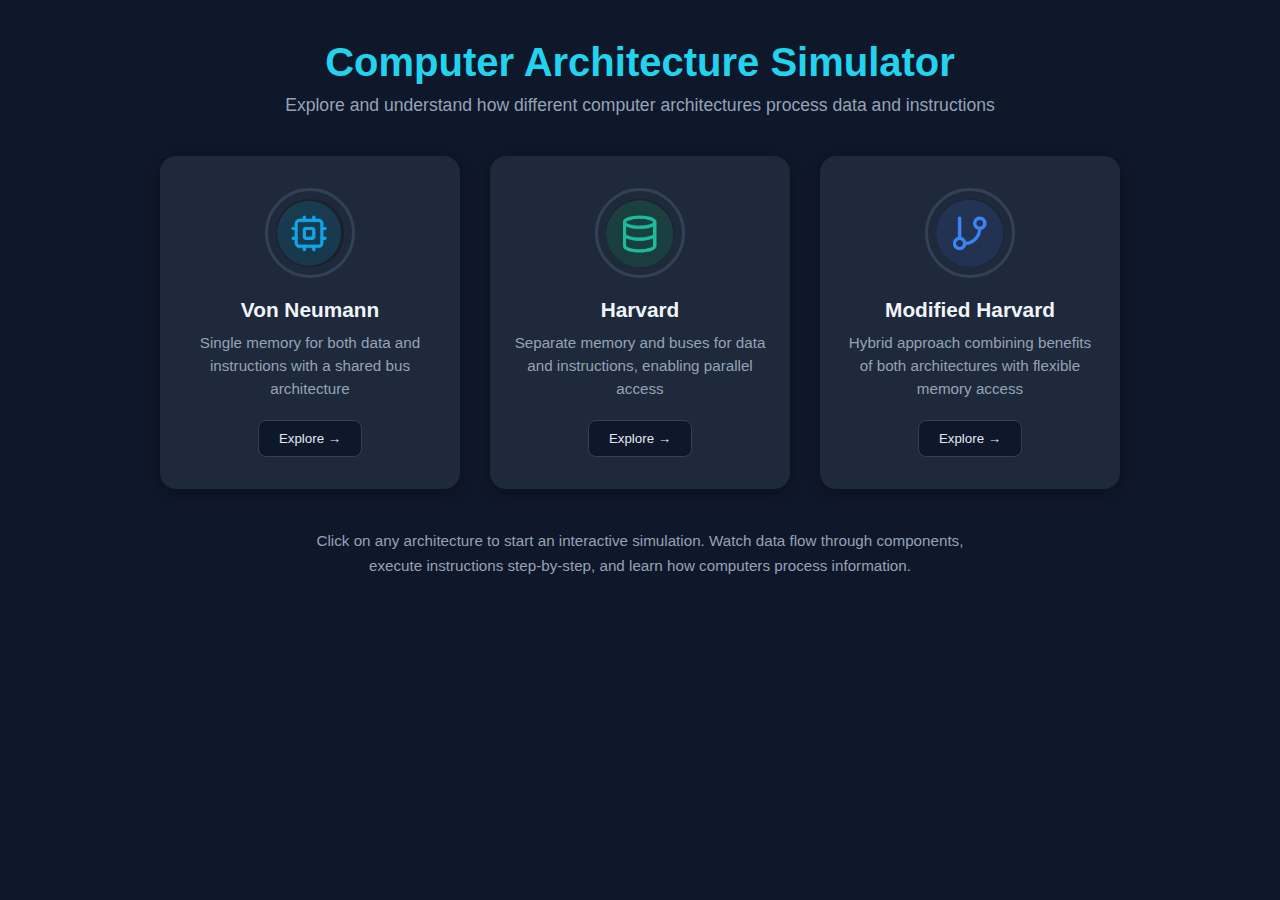
<file: index.html>
<!DOCTYPE html>
<html lang="en">
<head>
  <meta charset="UTF-8" />
  <meta name="viewport" content="width=device-width, initial-scale=1.0" />
  <title>Computer Architecture Simulator</title>
  <link rel="stylesheet" href="style.css" />
</head>
<body>
  <header>
    <h1>Computer Architecture Simulator</h1>
    <p>Explore and understand how different computer architectures process data and instructions</p>
  </header>

  <main>
    <div class="cards-container">
      <!-- Von Neumann -->
      <div class="card vonneumann" data-link="/von_neumann/von.html">
        <div class="icon-circle">
          <img src="/public/von.png" alt="Von Neumann Icon">
        </div>
        <h2>Von Neumann</h2>
        <p>Single memory for both data and instructions with a shared bus architecture</p>
        <button class="explore-btn">Explore →</button>
      </div>

      <!-- Harvard -->
      <div class="card harvard" data-link="/harvard/harvard.html">
        <div class="icon-circle">
          <img src="/public/harvard.png" alt="Harvard Icon">
        </div>
        <h2>Harvard</h2>
        <p>Separate memory and buses for data and instructions, enabling parallel access</p>
        <button class="explore-btn">Explore →</button>
      </div>

      <!-- Modified Harvard -->
      <div class="card modified" data-link="/modified_harvard/modified.html">
        <div class="icon-circle">
          <img src="/public/modified.png" alt="Modified Harvard Icon">
        </div>
        <h2>Modified Harvard</h2>
        <p>Hybrid approach combining benefits of both architectures with flexible memory access</p>
        <button class="explore-btn">Explore →</button>
      </div>
    </div>
  </main>

  <footer>
    <p>Click on any architecture to start an interactive simulation. Watch data flow through components, execute instructions step-by-step, and learn how computers process information.</p>
  </footer>

  <script src="script.js"></script>
</body>
</html>
</file>
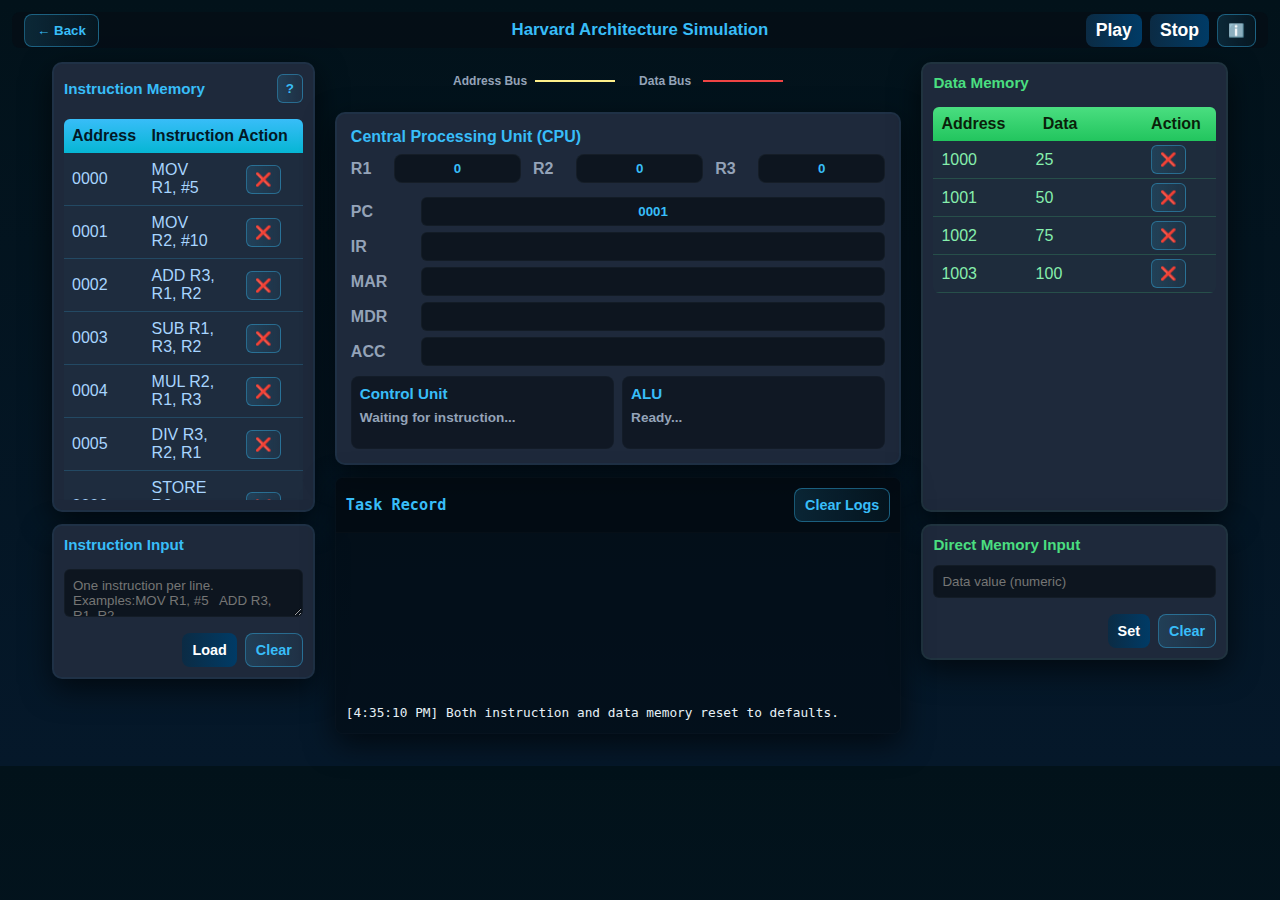
<file: harvard.html>
<!DOCTYPE html>
<html lang="en">
<head>
  <meta charset="UTF-8" />
  <meta name="viewport" content="width=device-width, initial-scale=1.0" />
  <title>Harvard Architecture Simulation</title>
  <link rel="stylesheet" href="harvard.css" />
  <style>
    /* Extended styles for harvard simulation */
    .page-wrap { max-width: 100%; margin: 0 auto; padding: 0 40px; }
    .top-header { display: flex; align-items: center; justify-content: center; gap: 10px; padding: 8px 12px; background: rgba(6,12,20,0.6); border-radius: 8px; margin-bottom: 14px; position: relative; }
    .back-btn { position: absolute; left: 12px; background: linear-gradient(90deg, rgba(56,189,248,0.15), rgba(56,189,248,0.05)); border: 1px solid rgba(56,189,248,0.4); padding: 8px 12px; border-radius: 8px; color: #38bdf8; cursor: pointer; font-weight: 600; transition: all 0.2s ease; }
    .back-btn:hover { background: linear-gradient(90deg, rgba(56,189,248,0.25), rgba(56,189,248,0.1)); border-color: rgba(56,189,248,0.7); box-shadow: 0 0 12px rgba(56,189,248,0.2); }
    .title { margin: 0; font-size: 1.05rem; color: #38bdf8; }
    .header-right { position: absolute; right: 12px; display: flex; gap: 8px; align-items: center; }
    .icon-btn { background: linear-gradient(90deg, rgba(56,189,248,0.15), rgba(56,189,248,0.05)); border: 1px solid rgba(56,189,248,0.4); padding: 8px 10px; border-radius: 8px; color: #38bdf8; cursor: pointer; font-weight: 600; transition: all 0.2s ease; }
    .icon-btn:hover { background: linear-gradient(90deg, rgba(56,189,248,0.25), rgba(56,189,248,0.1)); border-color: rgba(56,189,248,0.7); box-shadow: 0 0 12px rgba(56,189,248,0.2); }
    .control-btn { background: linear-gradient(90deg, #0b2b44, #003b66); color: white; padding: 6px 10px; border-radius: 8px; border: none; cursor: pointer; font-weight: 600; transition: all 0.2s ease; }
    .control-btn:hover { background: linear-gradient(90deg, #0d3a57, #004d7a); box-shadow: 0 0 12px rgba(56,189,248,0.15); }

    /* Layout structure */
    .simulation-wrapper { display: flex; gap: 20px; align-items: flex-start; justify-content: center; width: 100%; margin-bottom: 20px; }
    
    /* Instruction input on left */
    .left-column { display: flex; flex-direction: column; gap: 12px; width: 360px; }
    
    /* CPU in center */
    .center-column { display: flex; flex-direction: column; gap: 12px; align-items: center; }
    
    /* Memory on right */
    .right-column { display: flex; flex-direction: column; gap: 12px; width: 420px; }

    /* Bus styles */
    .buses-row { display: flex; gap: 12px; align-items: center; justify-content: center; margin: 12px 0; height: 40px; }
    .bus-segment { display: flex; align-items: center; gap: 8px; }
    .bus-line-h { height: 3px; width: 60px; border-radius: 2px; background: rgba(56,189,248,0.5); transition: all 0.3s ease; }
    .bus-line-h.active { background: #38bdf8; box-shadow: 0 0 8px rgba(56,189,248,0.6); }
    .bus-label { font-size: 0.75rem; color: #94a3b8; font-weight: 600; min-width: 50px; text-align: center; }
    
    /* Colored bus lines */
    .addr-bus-line { background: #fef08a; height: 2px; width: 80px; transition: all 0.3s ease; }
    .addr-bus-line.glow { background: #fef08a; box-shadow: 0 0 12px #fef08a; }
    .data-bus-line { background: #ef4444; height: 2px; width: 80px; transition: all 0.3s ease; }
    .data-bus-line.glow { background: #ef4444; box-shadow: 0 0 12px #ef4444; }
    
    /* Side-by-side buses */
    .buses-row-duo { display: flex; gap: 20px; align-items: center; justify-content: center; margin: 12px 0; }
    .bus-segment-duo { display: flex; align-items: center; gap: 8px; }
    .bus-label-duo { font-size: 0.75rem; color: #94a3b8; font-weight: 600; min-width: 60px; text-align: center; }
    
    /* Card styles */
    .card { background: #1e293b; border-radius: 10px; padding: 12px; border: 1px solid rgba(255,255,255,0.03); box-shadow: 0 10px 30px rgba(0,0,0,0.6); }
    
    /* CPU Card */
    .cpu-card { border: 2px solid rgba(56,189,248,0.06); padding: 14px; width: 100%; }
    .cpu-card h2 { color: #38bdf8; margin: 0 0 8px; font-size: 1rem; }
    
    .registers { display: flex; flex-direction: column; gap: 6px; margin-bottom: 8px; }
    .gen-regs-row { display: flex; gap: 12px; margin-bottom: 8px; }
    .gen-regs-row .reg-row { flex: 1 1 90px; display: flex; align-items: center; gap: 8px; min-width: 72px; }
    .gen-regs-row .reg-row label { width: 35px; color: #94a3b8; font-weight: 700; min-width: 35px; }
    .gen-regs-row .reg-row input { flex: 1; padding: 6px 8px; border-radius: 8px; border: 1px solid rgba(255,255,255,0.04); background: rgba(2,8,14,0.6); color: #38bdf8; font-weight: 700; text-align: center; min-width: 72px; }
    
    .reg-row { display: flex; align-items: center; gap: 10px; }
    .reg-row label { width: 60px; color: #94a3b8; font-weight: 700; }
    .reg-row input { flex: 1; padding: 6px; border-radius: 6px; border: 1px solid rgba(255,255,255,0.03); background: rgba(2,8,14,0.6); color: #38bdf8; font-weight: 700; text-align: center; }
    
    .unit-columns { display: flex; gap: 8px; margin-top: 10px; }
    .unit { flex: 1; padding: 8px; border-radius: 8px; border: 1px solid rgba(255,255,255,0.02); background: rgba(2,8,14,0.5); }
    .unit h3 { margin: 0; color: #38bdf8; font-size: 0.95rem; }
    .unit-log { margin-top: 8px; color: #94a3b8; font-weight: 700; font-size: 0.85rem; min-height: 30px; }

    /* Table styles */
    .instruction-table, .memory-table { width: 100%; border-collapse: collapse; margin-top: 8px; border-radius: 6px; overflow: hidden; }
    .instruction-table thead { background: linear-gradient(180deg, #38bdf8, #06b6d4); }
    .memory-table thead { background: linear-gradient(180deg, #4ade80, #22c55e); }
    
    .instruction-table th { color: #021826; padding: 8px; text-align: left; font-weight: 700; }
    .memory-table th { color: #0a1f0a; padding: 8px; text-align: left; font-weight: 700; }
    
    .instruction-table td { padding: 8px; border-bottom: 1px solid rgba(56,189,248,0.2); color: #a8d5ff; background: rgba(56,189,248,0.02); }
    .memory-table td { padding: 8px; border-bottom: 1px solid rgba(74,222,128,0.2); color: #86efac; background: rgba(74,222,128,0.02); }
    
    /* Action column */
    .instruction-table th:last-child { width: 80px; text-align: center; }
    .memory-table th:last-child { width: 80px; text-align: center; }
    .instruction-table td:last-child { text-align: center; padding: 4px; }
    .memory-table td:last-child { text-align: center; padding: 4px; }

    /* Table wrapper for scrolling */
    .table-wrapper { flex: 1; overflow-y: auto; min-height: 200px; display: flex; flex-direction: column; }
    .table-wrapper table { flex: 0 0 auto; }
    .table-wrapper tbody { overflow-y: auto; display: block; width: 100%; }
    .table-wrapper thead { display: block; width: 100%; }
    .table-wrapper tr { display: table; width: 100%; table-layout: fixed; }
    .table-wrapper thead tr { display: table; width: 100%; table-layout: fixed; }

    /* Input sections */
    .instruction-panel, .memory-card-panel { border: 2px solid; padding: 10px; display: flex; flex-direction: column; height: 450px; }
    .instruction-panel { border-color: rgba(56,189,248,0.06); }
    .memory-card-panel { border-color: rgba(74,222,128,0.06); }
    
    .instruction-input-panel, .direct-memory-panel { border: 2px solid rgba(56,189,248,0.06); padding: 10px; display: flex; flex-direction: column; gap: 8px; margin-top: 0; }
    .direct-memory-panel { border-color: rgba(74,222,128,0.06); }
    .direct-memory-panel h3 { margin: 0 0 4px; color: #4ade80; font-size: 0.95rem; }
    
    .panel-head { display: flex; justify-content: space-between; align-items: center; margin-bottom: 8px; }
    .panel-head h3 { margin: 0; color: #38bdf8; font-size: 0.95rem; }
    .memory-card-panel .panel-head h3 { color: #4ade80; }
    
    .small-icon { background: linear-gradient(90deg, rgba(56,189,248,0.15), rgba(56,189,248,0.05)); border: 1px solid rgba(56,189,248,0.4); padding: 6px 8px; border-radius: 6px; color: #38bdf8; cursor: pointer; font-weight: 600; transition: all 0.2s ease; }
    .small-icon:hover { background: linear-gradient(90deg, rgba(56,189,248,0.25), rgba(56,189,248,0.1)); border-color: rgba(56,189,248,0.7); box-shadow: 0 0 10px rgba(56,189,248,0.15); }
    
    .small-btn { background: linear-gradient(90deg, rgba(56,189,248,0.15), rgba(56,189,248,0.05)); color: #38bdf8; border: 1px solid rgba(56,189,248,0.4); padding: 6px 8px; border-radius: 6px; cursor: pointer; font-weight: 600; transition: all 0.2s ease; }
    .small-btn:hover { background: linear-gradient(90deg, rgba(56,189,248,0.25), rgba(56,189,248,0.1)); border-color: rgba(56,189,248,0.7); box-shadow: 0 0 10px rgba(56,189,248,0.15); }
    
    .btn { padding: 8px 10px; border-radius: 8px; border: none; background: linear-gradient(90deg, #0b2b44, #003b66); color: white; cursor: pointer; transition: all 0.2s ease; }
    .btn:hover { background: linear-gradient(90deg, #0d3a57, #004d7a); box-shadow: 0 0 12px rgba(56,189,248,0.15); }
    .btn.ghost { background: linear-gradient(90deg, rgba(56,189,248,0.15), rgba(56,189,248,0.05)); border: 1px solid rgba(56,189,248,0.4); color: #38bdf8; }
    .btn.ghost:hover { background: linear-gradient(90deg, rgba(56,189,248,0.25), rgba(56,189,248,0.1)); border-color: rgba(56,189,248,0.7); }
    
    textarea, input { width: 100%; padding: 8px; border-radius: 6px; border: 1px solid rgba(255,255,255,0.03); background: rgba(2,8,14,0.6); color: #38bdf8; }
    
    .table-wrapper { flex: 1; overflow-y: auto; }
    .input-actions { display: flex; gap: 8px; justify-content: flex-end; margin-top: 8px; }
    
    .task-record { width: 100%; height: 250px; overflow: hidden; padding: 0; background: rgba(2,8,14,0.5); border-radius: 8px; border: 1px solid rgba(255,255,255,0.02); position: relative; display: flex; flex-direction: column; }
    .task-record-header { display: flex; justify-content: space-between; align-items: center; padding: 10px; background: rgba(2,8,14,0.5); border-bottom: 1px solid rgba(255,255,255,0.02); flex-shrink: 0; position: sticky; top: 0; z-index: 5; }
    .task-record-header h3 { margin: 0; color: #38bdf8; font-size: 0.95rem; font-weight: 600; }
    .task-record-box { overflow-y: auto; padding: 10px; flex: 1; display: flex; flex-direction: column; min-height: 200px; }
    .task-record-box { display: flex; flex-direction: column-reverse; }

    .task-group { margin-bottom: 12px; padding: 8px; border-radius: 6px; background: rgba(56,189,248,0.03); border: 1px solid rgba(56,189,248,0.03); }
    .task-group h4 { margin: 0 0 6px; color: #38bdf8; font-size: 0.85rem; }
    .task-line { font-family: monospace; color: #e6f0f6; margin: 3px 0; font-size: 0.8rem; }

    /* Modal */
    #infoModal { position: fixed; top: 80px; right: 20px; width: 300px; max-width: 85vw; background: #021826; padding: 12px 14px; border-radius: 8px; border: 1px solid rgba(56,189,248,0.2); box-shadow: 0 8px 32px rgba(0,0,0,0.8); z-index: 310; max-height: 65vh; overflow-y: auto; display: none; }
    #infoModal[aria-hidden="false"] { display: block; }
    #infoModal h3 { margin: 0 0 8px; color: #38bdf8; font-size: 0.95rem; font-weight: 600; }
    #infoModal p { margin: 0; color: #a8bcc4; font-size: 0.82rem; line-height: 1.5; }
    #infoModal .modal-close { position: absolute; right: 8px; top: 6px; background: transparent; border: none; color: rgba(56,189,248,0.7); font-size: 16px; cursor: pointer; padding: 2px; display: flex; align-items: center; justify-content: center; }
    #infoModal .modal-close:hover { color: #38bdf8; transform: scale(1.2); transition: all 0.2s ease; }
  </style>
</head>
<body>
  <header class="top-header">
    <button class="back-btn" onclick="window.location.href='index.html'">← Back</button>
    <h1 class="title">Harvard Architecture Simulation</h1>
    <div class="header-right">
      <button id="playHeaderBtn" class="control-btn" title="Play">Play</button>
      <button id="stopHeaderBtn" class="control-btn" title="Stop">Stop</button>
      <button id="infoBtn" class="icon-btn" title="Info">ℹ️</button>
    </div>
  </header>

  <main class="page-wrap">
    <!-- Three-column layout: Instruction Input | CPU + Buses | Memory Unit -->
    <div class="simulation-wrapper">
      <!-- LEFT: Instruction Memory + Input -->
      <div class="left-column">
        <div class="card instruction-panel">
          <div class="panel-head">
            <h3>Instruction Memory</h3>
            <button id="helpBtn" class="small-icon" title="Help">?</button>
          </div>
          <div class="table-wrapper">
            <table class="instruction-table">
              <thead>
                  <tr><th>Address</th><th>Instruction</th><th>Action</th></tr>
              </thead>
              <tbody id="instrMemoryBody"></tbody>
            </table>
          </div>
        </div>

        <!-- Instruction Input Panel (from von.html) -->
        <div class="card instruction-input-panel" id="instructionPanel">
          <div class="panel-head">
            <h3>Instruction Input</h3>
          </div>
          <textarea id="instructionInput" placeholder="One instruction per line. Examples:MOV R1, #5   ADD R3, R1, R2"></textarea>
          <div class="input-actions">
            <button id="loadInstructionBtn" class="btn">Load</button>
            <button id="clearInstructionBtn" class="btn ghost">Clear</button>
          </div>
        </div>
      </div>

      <!-- CENTER: Buses + CPU + Task Record -->
      <div class="center-column">
          <!-- Side-by-side Address and Data Buses -->
          <!-- Side-by-side Address and Data Buses -->
          <div class="buses-row-duo">
            <div class="bus-segment-duo">
              <span class="bus-label-duo">Address Bus</span>
              <div id="addrLine" class="addr-bus-line"></div>
            </div>
            <div class="bus-segment-duo">
              <span class="bus-label-duo">Data Bus</span>
              <div id="dataLine" class="data-bus-line"></div>
            </div>
          </div>

          <!-- CPU Card -->
          <article class="card cpu-card" id="cpuCard">
          <h2>Central Processing Unit (CPU)</h2>
          <div class="registers">
            <div class="gen-regs-row">
              <div class="reg-row">
                <label>R1</label><input id="r1" value="0" readonly>
              </div>
              <div class="reg-row">
                <label>R2</label><input id="r2" value="0" readonly>
              </div>
              <div class="reg-row">
                <label>R3</label><input id="r3" value="0" readonly>
              </div>
            </div>
            <div class="reg-row">
              <label>PC</label><input id="pc" value="0001" readonly>
            </div>
            <div class="reg-row">
              <label>IR</label><input id="ir" value="" readonly>
            </div>
            <div class="reg-row">
              <label>MAR</label><input id="mar" value="" readonly>
            </div>
            <div class="reg-row">
              <label>MDR</label><input id="mdr" value="" readonly>
            </div>
            <div class="reg-row">
              <label>ACC</label><input id="acc" value="" readonly>
            </div>
          </div>
          <div class="unit-columns">
            <div class="unit control-unit">
              <h3>Control Unit</h3>
              <div id="controlUnitLog" class="unit-log">Waiting for instruction...</div>
            </div>
            <div class="unit alu-unit">
              <h3>ALU</h3>
              <div id="aluLog" class="unit-log">Ready...</div>
            </div>
          </div>
        </article>

        <!-- Task Record -->
        <div class="card task-record">
          <div class="task-record-header">
            <h3>Task Record</h3>
            <button id="clearLogsBtn" class="btn ghost">Clear Logs</button>
          </div>
          <div id="taskRecord" class="task-record-box"></div>
        </div>
      </div>

      <!-- RIGHT: Data Memory + Input -->
      <div class="right-column">
        <div class="card memory-card-panel">
          <div class="panel-head">
            <h3>Data Memory</h3>
          </div>
          <div class="table-wrapper">
            <table class="memory-table" aria-live="polite">
                <thead><tr><th>Address</th><th>Data</th><th>Action</th></tr></thead>
              <tbody id="memoryBody"></tbody>
            </table>
          </div>
        </div>

        <!-- Direct Memory Input Panel (from von.html) -->
        <div class="card direct-memory-panel">
          <h3>Direct Memory Input</h3>
          <input id="dataValueInput" placeholder="Data value (numeric)">
          <div class="input-actions">
            <button id="setDataBtn" class="btn">Set</button>
            <button id="clearDataBtn" class="btn ghost">Clear</button>
          </div>
        </div>
      </div>
    </div>
  </main>

  <!-- Info Modal -->
  <div id="infoModal" aria-hidden="true">
    <button class="modal-close" id="infoClose">✖</button>
    <h3>Harvard Architecture</h3>
    <p>
      Harvard architecture uses separate instruction and data memories with independent buses, enabling parallel access for improved performance.
    </p>
  </div>

  <!-- Help Modal -->
  <div id="helpModal" aria-hidden="true" class="modal-help">
    <button class="modal-close" id="helpClose">✖</button>
    <h3>Instruction Examples</h3>
    <div class="help-content">
      <p><b>MOV</b>: <code>MOV R1, #5</code> — move 5 into R1</p>
      <p><b>ADD</b>: <code>ADD R1, R2, R3</code> — adds R2 + R3 → R1</p>
      <p><b>LOAD</b>: <code>LOAD R1, 1000</code> — load memory[1000] → R1</p>
      <p><b>STORE</b>: <code>STORE R1, 1001</code> — store R1 → memory[1001]</p>
    </div>
  </div>

  <script src="harvard.js"></script>
</body>
</html>
</file>
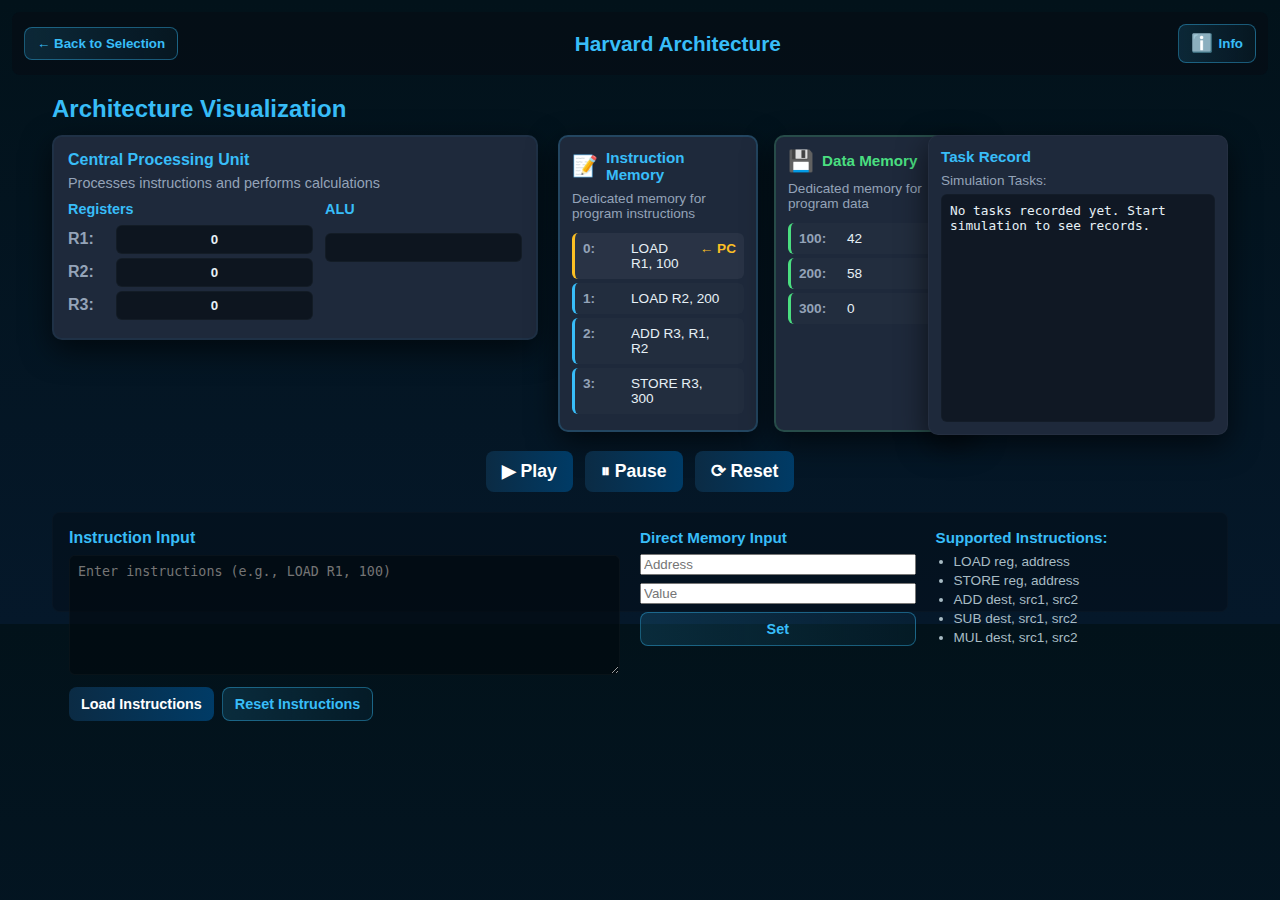
<file: harvard_old.html>
<!DOCTYPE html>
<html lang="en">
<head>
  <meta charset="UTF-8" />
  <meta name="viewport" content="width=device-width, initial-scale=1.0" />
  <title>Harvard Architecture</title>
  <link rel="stylesheet" href="harvard.css" />
</head>
<body>
  <header>
    <button class="back-btn" onclick="window.location.href='index.html'">← Back to Selection</button>
    <h1>Harvard Architecture</h1>
    <div class="info-container">
      <button class="info-btn" onclick="toggleInfo()">
        <span class="info-icon">ℹ️</span>
        Info
      </button>
      <div class="info-dropdown" id="infoDropdown">
        <h2>Harvard Architecture</h2>
        <p>Uses separate memory spaces and buses for instructions and data, enabling parallel access.</p>
        
        <h3>Advantages</h3>
        <ul>
          <li>Simultaneous instruction and data access</li>
          <li>Higher performance and throughput</li>
          <li>No Von Neumann bottleneck</li>
        </ul>
        
        <h3>Disadvantages</h3>
        <ul>
          <li>More complex and expensive</li>
          <li>Fixed memory allocation</li>
          <li>Requires more physical space</li>
        </ul>
      </div>
    </div>
  </header>

  <main class="main-container">
    <!-- Architecture Visualization -->
    <section class="architecture">
      <h2>Architecture Visualization</h2>

      <!-- CPU + Memory + Task Record -->
      <div class="architecture-row">
        <!-- CPU -->
        <div class="card cpu">
          <h3>Central Processing Unit</h3>
          <p>Processes instructions and performs calculations</p>
          <div class="cpu-content">
            <div class="registers">
              <h4>Registers</h4>
              <p>
                <label>R1:</label>
                <input type="text" id="r1" value="0" readonly title="Register 1 Value">
              </p>
              <p>
                <label>R2:</label>
                <input type="text" id="r2" value="0" readonly title="Register 2 Value">
              </p>
              <p>
                <label>R3:</label>
                <input type="text" id="r3" value="0" readonly title="Register 3 Value">
              </p>
            </div>
            <div class="alu">
              <h4>ALU</h4>
              <p>
                <input type="text" id="alu-value" value="" readonly title="ALU Current Operation">
              </p>
            </div>
          </div>
        </div>

        <!-- Memory Units -->
        <div class="memory-section">
          <!-- Instruction Memory -->
          <div class="card memory instruction-memory">
            <div class="memory-title">
              <span class="icon">📝</span>
              <h3>Instruction Memory</h3>
            </div>
            <p>Dedicated memory for program instructions</p>
            <div class="memory-list">
              <div class="memory-entry highlight">
                <div class="address">0:</div>
                <div class="content">LOAD R1, 100</div>
                <div class="status">← PC</div>
              </div>
              <div class="memory-entry">
                <div class="address">1:</div>
                <div class="content">LOAD R2, 200</div>
                <div class="status"></div>
              </div>
              <div class="memory-entry">
                <div class="address">2:</div>
                <div class="content">ADD R3, R1, R2</div>
                <div class="status"></div>
              </div>
              <div class="memory-entry">
                <div class="address">3:</div>
                <div class="content">STORE R3, 300</div>
                <div class="status"></div>
              </div>
            </div>
          </div>

          <!-- Data Memory -->
          <div class="card memory data-memory">
            <div class="memory-title">
              <span class="icon">💾</span>
              <h3>Data Memory</h3>
            </div>
            <p>Dedicated memory for program data</p>
            <div class="memory-list">
              <div class="memory-entry">
                <div class="address">100:</div>
                <div class="content">42</div>
                <div class="status"></div>
              </div>
              <div class="memory-entry">
                <div class="address">200:</div>
                <div class="content">58</div>
                <div class="status"></div>
              </div>
              <div class="memory-entry">
                <div class="address">300:</div>
                <div class="content">0</div>
                <div class="status"></div>
              </div>
            </div>
          </div>
        </div>

        <!-- Task Record -->
        <div class="card task">
          <h3>Task Record</h3>
          <label for="task-record">Simulation Tasks:</label>
          <textarea id="task-record" readonly class="task-record" title="Task Record Log">No tasks recorded yet. Start simulation to see records.</textarea>
        </div>
      </div>

      <!-- Control Buttons -->
      <div class="controls">
        <button class="control-btn play">▶ Play</button>
        <button class="control-btn pause">⏸ Pause</button>
        <button class="control-btn reset">⟳ Reset</button>
      </div>
    </section>

    <!-- Instruction Input Section -->
    <section class="instruction-input">
      <div class="input-grid">
        <div class="instruction-area">
          <h2>Instruction Input</h2>
          <textarea placeholder="Enter instructions (e.g., LOAD R1, 100)"></textarea>
          <div class="input-buttons">
            <button class="btn load">Load Instructions</button>
            <button class="btn reset">Reset Instructions</button>
          </div>
        </div>

        <div class="memory-input">
          <h3>Direct Memory Input</h3>
          <div class="memory-input-fields">
            <input type="text" placeholder="Address" />
            <input type="text" placeholder="Value" />
            <button class="btn set">Set</button>
          </div>
        </div>

        <div class="supported">
          <h3>Supported Instructions:</h3>
          <ul>
            <li>LOAD reg, address</li>
            <li>STORE reg, address</li>
            <li>ADD dest, src1, src2</li>
            <li>SUB dest, src1, src2</li>
            <li>MUL dest, src1, src2</li>
          </ul>
        </div>
      </div>
    </section>
  </main>

  <script>
    function toggleInfo() {
      const dropdown = document.getElementById('infoDropdown');
      dropdown.classList.toggle('show');

      // Close dropdown when clicking outside
      document.addEventListener('click', function closeDropdown(e) {
        if (!e.target.closest('.info-container')) {
          dropdown.classList.remove('show');
          document.removeEventListener('click', closeDropdown);
        }
      });
    }
  </script>
</body>
</html>
</file>
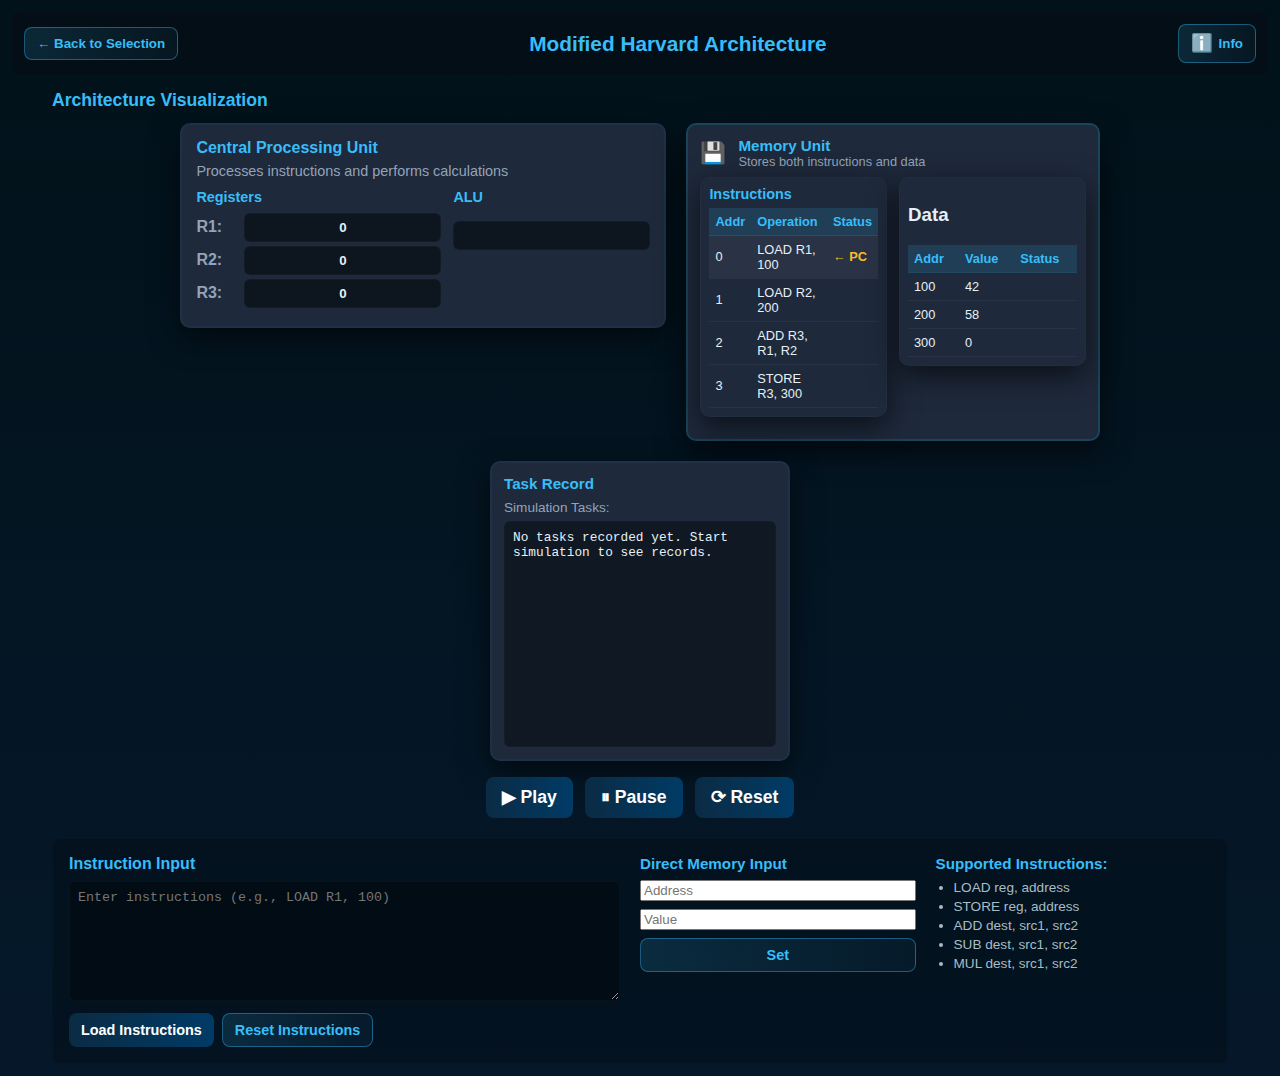
<file: modified.html>
<!DOCTYPE html>
<html lang="en">
<head>
  <meta charset="UTF-8" />
  <meta name="viewport" content="width=device-width, initial-scale=1.0" />
  <title>Modified Harvard Architecture</title>
  <link rel="stylesheet" href="modified.css" />
</head>
<body>
  <header>
    <button class="back-btn" onclick="window.location.href='index.html'">← Back to Selection</button>
    <h1>Modified Harvard Architecture</h1>
    <div class="info-container">
      <button class="info-btn" onclick="toggleInfo()">
        <span class="info-icon">ℹ️</span>
        Info
      </button>
      <div class="info-dropdown" id="infoDropdown">
        <h2>Modified Harvard Architecture</h2>
        <p>Combines features of both architectures with separate caches but shared main memory.</p>

        <h3>Advantages</h3>
        <ul>
          <li>Balance between performance and complexity</li>
          <li>Flexible memory usage</li>
          <li>Cache benefits for performance</li>
        </ul>

        <h3>Disadvantages</h3>
        <ul>
          <li>Moderate complexity</li>
          <li>Cache management overhead</li>
        </ul>
      </div>
    </div>
  </header>

  <main class="main-container">

    <!-- Architecture Visualization -->
    <section class="architecture">
      <h2>Architecture Visualization</h2>

      <!-- CPU + Memory Unit + Task Record -->
      <div class="architecture-row memory-row">
        <div class="card cpu">
          <h3>Central Processing Unit</h3>
          <p>Processes instructions and performs calculations</p>
          <div class="cpu-content">
            <div class="registers">
              <h4>Registers</h4>
              <p>
                <label>R1:</label>
                <input type="text" id="r1" value="0" readonly title="Register 1 Value">
              </p>
              <p>
                <label>R2:</label>
                <input type="text" id="r2" value="0" readonly title="Register 2 Value">
              </p>
              <p>
                <label>R3:</label>
                <input type="text" id="r3" value="0" readonly title="Register 3 Value">
              </p>
            </div>
            <div class="alu">
              <h4>ALU</h4>
              <p>
                <input type="text" id="alu-value" value="" readonly title="ALU Current Operation">
              </p>
            </div>
          </div>
        </div>

        <!-- Memory Unit (Shared) -->
        <div class="card memory-unit-card">
          <div class="memory-heading">
            <div class="icon">💾</div>
            <div>
              <h3>Memory Unit</h3>
              <p>Stores both instructions and data</p>
            </div>
          </div>

          <div class="memory-unit">
            <div class="memory-card">
              <div class="card">
                <h3 class="instruction-title">Instructions</h3>
                <div class="memory-tables">
                  <table class="instruction">
                    <thead>
                      <tr>
                        <th>Addr</th>
                        <th>Operation</th>
                        <th>Status</th>
                      </tr>
                    </thead>
                    <tbody>
                      <tr class="highlight-row">
                        <td>0</td>
                        <td>LOAD R1, 100</td>
                        <td class="status">← PC</td>
                      </tr>
                      <tr>
                        <td>1</td>
                        <td>LOAD R2, 200</td>
                        <td></td>
                      </tr>
                      <tr>
                        <td>2</td>
                        <td>ADD R3, R1, R2</td>
                        <td></td>
                      </tr>
                      <tr>
                        <td>3</td>
                        <td>STORE R3, 300</td>
                        <td></td>
                      </tr>
                    </tbody>
                  </table>
                </div>
              </div>
            </div>

            <div class="memory-card">
              <div class="card">
                <h3 class="data-title">Data</h3>
                <div class="memory-tables">
                  <table class="data">
                    <thead>
                      <tr>
                        <th>Addr</th>
                        <th>Value</th>
                        <th>Status</th>
                      </tr>
                    </thead>
                    <tbody>
                      <tr>
                        <td>100</td>
                        <td>42</td>
                        <td></td>
                      </tr>
                      <tr>
                        <td>200</td>
                        <td>58</td>
                        <td></td>
                      </tr>
                      <tr>
                        <td>300</td>
                        <td>0</td>
                        <td></td>
                      </tr>
                    </tbody>
                  </table>
                </div>
              </div>
            </div>
          </div>
        </div>

        <!-- Task Record -->
        <div class="card task">
          <h3>Task Record</h3>
          <label for="task-record">Simulation Tasks:</label>
          <textarea id="task-record" readonly class="task-record" title="Task Record Log">No tasks recorded yet. Start simulation to see records.</textarea>
        </div>
      </div>

      <!-- Control Buttons -->
      <div class="controls">
        <button class="control-btn play">▶ Play</button>
        <button class="control-btn pause">⏸ Pause</button>
        <button class="control-btn reset">⟳ Reset</button>
      </div>
    </section>

    <!-- Instruction Input Section -->
    <section class="instruction-input">
      <div class="input-grid">
        <div class="instruction-area">
          <h2>Instruction Input</h2>
          <textarea placeholder="Enter instructions (e.g., LOAD R1, 100)"></textarea>
          <div class="input-buttons">
            <button class="btn load">Load Instructions</button>
            <button class="btn reset">Reset Instructions</button>
          </div>
        </div>

        <div class="memory-input">
          <h3>Direct Memory Input</h3>
          <div class="memory-input-fields">
            <input type="text" placeholder="Address" />
            <input type="text" placeholder="Value" />
            <button class="btn set">Set</button>
          </div>
        </div>

        <div class="supported">
          <h3>Supported Instructions:</h3>
          <ul>
            <li>LOAD reg, address</li>
            <li>STORE reg, address</li>
            <li>ADD dest, src1, src2</li>
            <li>SUB dest, src1, src2</li>
            <li>MUL dest, src1, src2</li>
          </ul>
        </div>
      </div>
    </section>
  </main>

  <script>
    function toggleInfo() {
      const dropdown = document.getElementById('infoDropdown');
      dropdown.classList.toggle('show');

      // Close dropdown when clicking outside
      document.addEventListener('click', function closeDropdown(e) {
        if (!e.target.closest('.info-container')) {
          dropdown.classList.remove('show');
          document.removeEventListener('click', closeDropdown);
        }
      });
    }
  </script>
</body>
</html>
</file>
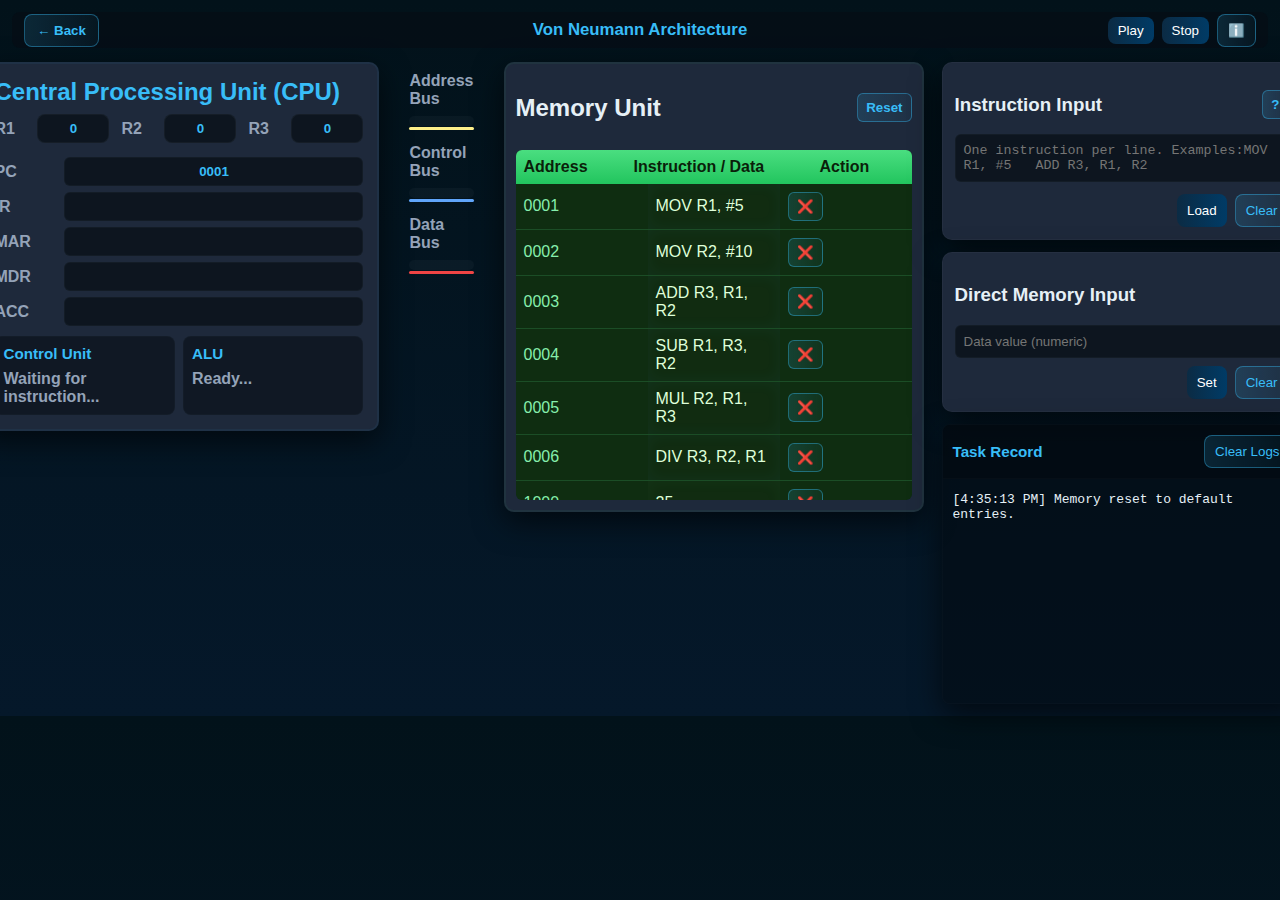
<file: von.html>
<!DOCTYPE html>
<html lang="en">
<head>
  <meta charset="utf-8" />
  <meta name="viewport" content="width=device-width,initial-scale=1" />
  <title>Von Neumann Architecture Simulation</title>
  <link rel="stylesheet" href="von.css" />
</head>
<body>
  <header class="top-header">
    <button class="back-btn" onclick="window.location.href='index.html'">← Back</button>
    <h1 class="title">Von Neumann Architecture</h1>

    <div class="header-right">
      <button id="playHeaderBtn" class="control-btn" title="Play/Pause">Play</button>
      <button id="stopHeaderBtn" class="control-btn" title="Stop">Stop</button>
      <button id="infoBtn" class="icon-btn" title="Info">ℹ️</button>
    </div>
  </header>

  <main class="page-wrap">
    <section class="top-row">
      <!-- CPU card -->
      <article class="card cpu-card" id="cpuCard">
        <h2>Central Processing Unit (CPU)</h2>

        <div class="registers">
          <!-- R1, R2, R3 in one horizontal row -->
          <div class="gen-regs-row">
            <div class="reg-row">
              <label>R1</label><input id="r1" value="0" readonly>
            </div>
            <div class="reg-row">
              <label>R2</label><input id="r2" value="0" readonly>
            </div>
            <div class="reg-row">
              <label>R3</label><input id="r3" value="0" readonly>
            </div>
          </div>

          <!-- Other registers -->
          <div class="reg-row">
            <label>PC</label><input id="pc" value="0001" readonly>
          </div>
          <div class="reg-row">
            <label>IR</label><input id="ir" value="" readonly>
          </div>
          <div class="reg-row">
            <label>MAR</label><input id="mar" value="" readonly>
          </div>
          <div class="reg-row">
            <label>MDR</label><input id="mdr" value="" readonly>
          </div>
          <div class="reg-row">
            <label>ACC</label><input id="acc" value="" readonly>
          </div>
        </div>

        <div class="unit-columns">
          <div class="unit control-unit">
            <h3>Control Unit</h3>
            <div id="controlUnitLog" class="unit-log">Waiting for instruction...</div>
          </div>
          <div class="unit alu-unit">
            <h3>ALU</h3>
            <div id="aluLog" class="unit-log">Ready...</div>
          </div>
        </div>
      </article>

      <!-- Buses (center column) -->
      <div class="buses-column">
        <div class="bus-row address-bus">
          <div class="bus-label">Address Bus</div>
          <div id="addrLine" class="bus-line" aria-hidden="true"></div>
        </div>

        <div class="bus-row control-bus">
          <div class="bus-label">Control Bus</div>
          <div id="ctrlLine" class="bus-line" aria-hidden="true"></div>
        </div>

        <div class="bus-row data-bus">
          <div class="bus-label">Data Bus</div>
          <div id="dataLine" class="bus-line" aria-hidden="true"></div>
        </div>
      </div>

      <!-- Memory unit + inputs + task record (right side) -->
      <div class="memory-and-inputs">
        <article class="card memory-card" id="memoryCard">
          <div class="memory-header">
            <h2>Memory Unit</h2>
            <div>
              <button id="resetMemoryBtn" class="small-btn">Reset</button>
            </div>
          </div>

          <table class="memory-table" aria-live="polite">
            <thead><tr><th style="width:110px">Address</th><th>Instruction / Data</th><th style="width:100px">Action</th></tr></thead>
            <tbody id="memoryBody"></tbody>
          </table>
        </article>

        <div class="right-column">
          <div class="input-stack">
            <div class="instruction-panel card" id="instructionPanel">
              <div class="panel-head">
                <h3>Instruction Input</h3>
                <button id="helpBtn" class="small-icon" title="Help">?</button>
              </div>
              <textarea id="instructionInput" placeholder="One instruction per line. Examples:MOV R1, #5   ADD R3, R1, R2"></textarea>
              <div class="input-actions">
                <button id="loadInstructionBtn" class="btn">Load</button>
                <button id="clearInstructionBtn" class="btn ghost">Clear</button>
              </div>
            </div>

            <div class="direct-panel card">
              <h3>Direct Memory Input</h3>
              <input id="dataValueInput" placeholder="Data value (numeric)">
              <div class="input-actions">
                <button id="setDataBtn" class="btn">Set</button>
                <button id="clearDataBtn" class="btn ghost">Clear</button>
              </div>
            </div>
          </div>

          <div class="task-record card">
            <div class="task-record-header">
              <h3>Task Record</h3>
              <button id="clearLogsBtn" class="btn ghost">Clear Logs</button>
            </div>
            <div id="taskRecord" class="task-record-box"></div>
          </div>
        </div>
      </div>
    </section>

    <!-- Info modal (small popup at top-right) -->
    <div id="infoModal" aria-hidden="true">
      <button class="modal-close" id="infoClose">✖</button>
      <h3>Von Neumann Architecture</h3>
      <p>
        The Von Neumann architecture is a computer design model that uses a single memory for both
        program instructions and data. The CPU performs the instruction cycle: Fetch → Decode → Execute.
      </p>
    </div>

    <!-- Help modal (small popup at top-right, like info) -->
    <div id="helpModal" aria-hidden="true">
      <button class="modal-close" id="helpClose">✖</button>
      <h3>Instruction Examples</h3>
      <div class="help-content">
        <p><b>Arithmetic</b>: <code>ADD R1, R2, R3</code> — adds R2 + R3 → R1</p>
        <p><b>SUB</b>: <code>SUB R1, R2, R3</code> — subtracts R3 from R2 → R1</p>
        <p><b>MUL</b>: <code>MUL R1, R2, R3</code> — multiplies R2 × R3 → R1</p>
        <p><b>DIV</b>: <code>DIV R1, R2, R3</code> — divides R2 ÷ R3 → R1</p>
        <p><b>Data Transfer</b>: <code>MOV R1, #5</code> — move literal 5 into R1</p>
        <p><b>LOAD</b>: <code>LOAD R1, 1000</code> — load memory[1000] → R1</p>
        <p><b>STORE</b>: <code>STORE R1, 1001</code> — store R1 → memory[1001]</p>
      </div>
    </div>

  </main>

  <script src="von.js"></script>
</body>
</html>
</file>
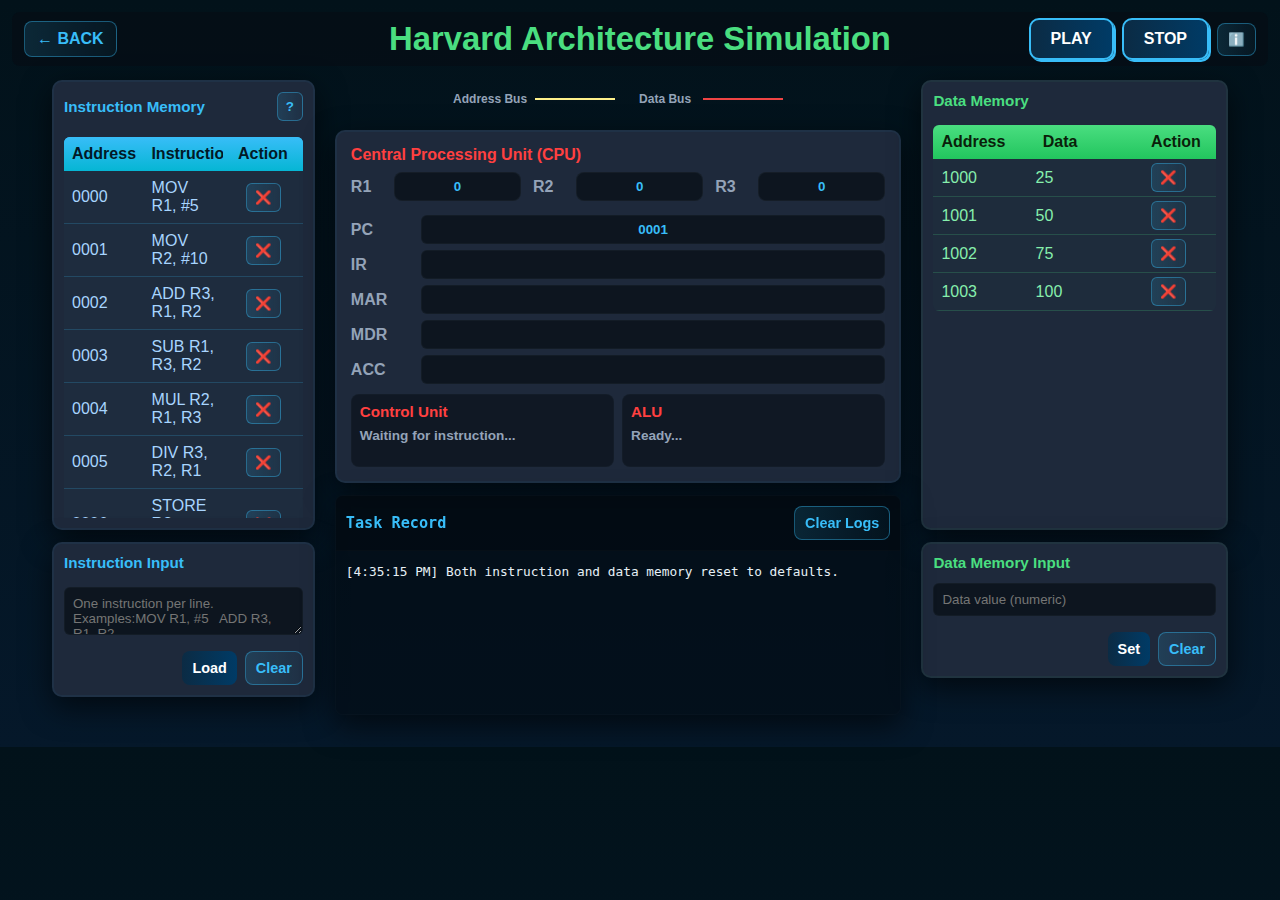
<file: harvard/harvard.html>
<!DOCTYPE html>
<html lang="en">
<head>
  <meta charset="UTF-8" />
  <meta name="viewport" content="width=device-width, initial-scale=1.0" />
  <title>Harvard Architecture Simulation</title>
  <link rel="stylesheet" href="harvard.css" />
</head>
<body>
  <header class="top-header">
    <button class="back-btn" onclick="window.location.href='../index.html'">← Back</button>
    <h1 class="title">Harvard Architecture Simulation</h1>
    <div class="header-right">
      <button id="playHeaderBtn" class="control-btn" title="Play">Play</button>
      <button id="stopHeaderBtn" class="control-btn" title="Stop">Stop</button>
      <button id="infoBtn" class="icon-btn" title="Info">ℹ️</button>
    </div>
  </header>

  <main class="page-wrap">
    <!-- Three-column layout: Instruction Input | CPU + Buses | Memory Unit -->
    <div class="simulation-wrapper">
      <!-- LEFT: Instruction Memory + Input -->
      <div class="left-column">
        <div class="card instruction-panel">
          <div class="panel-head">
            <h3>Instruction Memory</h3>
            <button id="helpBtn" class="small-icon" title="Help">?</button>
          </div>
          <div class="table-wrapper">
            <table class="instruction-table">
              <thead>
                  <tr><th>Address</th><th>Instruction</th><th>Action</th></tr>
              </thead>
              <tbody id="instrMemoryBody"></tbody>
            </table>
          </div>
        </div>

        <!-- Instruction Input Panel (from von.html) -->
        <div class="card instruction-input-panel" id="instructionPanel">
          <div class="panel-head">
            <h3>Instruction Input</h3>
          </div>
          <textarea id="instructionInput" placeholder="One instruction per line. Examples:MOV R1, #5   ADD R3, R1, R2"></textarea>
          <div class="input-actions">
            <button id="loadInstructionBtn" class="btn">Load</button>
            <button id="clearInstructionBtn" class="btn ghost">Clear</button>
          </div>
        </div>
      </div>
<!-- Connecting lines from Instruction Memory to CPU -->
<div id="instrToCpuRed" class="connect-line red-line"></div>
<div id="instrToCpuYellow" class="connect-line yellow-line"></div>

      <!-- CENTER: Buses + CPU + Task Record -->
      <div class="center-column">
          <!-- Side-by-side Address and Data Buses -->
          <div class="buses-row-duo">
            <div class="bus-segment-duo">
              <span class="bus-label-duo">Address Bus</span>
              <div id="addrLine" class="addr-bus-line"></div>
            </div>
            <div class="bus-segment-duo">
              <span class="bus-label-duo">Data Bus</span>
              <div id="dataLine" class="data-bus-line"></div>
            </div>
          </div>

          <!-- CPU Card -->
          <article class="card cpu-card" id="cpuCard">
          <h2>Central Processing Unit (CPU)</h2>
          <div class="registers">
            <div class="gen-regs-row">
              <div class="reg-row">
                <label>R1</label><input id="r1" value="0" readonly>
              </div>
              <div class="reg-row">
                <label>R2</label><input id="r2" value="0" readonly>
              </div>
              <div class="reg-row">
                <label>R3</label><input id="r3" value="0" readonly>
              </div>
            </div>
            <div class="reg-row">
              <label>PC</label><input id="pc" value="0001" readonly>
            </div>
            <div class="reg-row">
              <label>IR</label><input id="ir" value="" readonly>
            </div>
            <div class="reg-row">
              <label>MAR</label><input id="mar" value="" readonly>
            </div>
            <div class="reg-row">
              <label>MDR</label><input id="mdr" value="" readonly>
            </div>
            <div class="reg-row">
              <label>ACC</label><input id="acc" value="" readonly>
            </div>
          </div>
          <div class="unit-columns">
            <div class="unit control-unit">
              <h3>Control Unit</h3>
              <div id="controlUnitLog" class="unit-log">Waiting for instruction...</div>
            </div>
            <div class="unit alu-unit">
              <h3>ALU</h3>
              <div id="aluLog" class="unit-log">Ready...</div>
            </div>
          </div>
        </article>

        <!-- Task Record -->
        <div class="card task-record">
          <div class="task-record-header">
            <h3>Task Record</h3>
            <button id="clearLogsBtn" class="btn ghost">Clear Logs</button>
          </div>
          <div id="taskRecord" class="task-record-box"></div>
        </div>
      </div>
<!-- Horizontal connecting lines from CPU to Data Memory -->
<div id="cpuToDataRed" class="connect-line red-line"></div>
<div id="cpuToDataYellow" class="connect-line yellow-line"></div>

      <!-- RIGHT: Data Memory + Input -->
      <div class="right-column">
        <div class="card memory-card-panel">
          <div class="panel-head">
            <h3>Data Memory</h3>
          </div>
          <div class="table-wrapper">
            <table class="memory-table" aria-live="polite">
                <thead><tr><th>Address</th><th>Data</th><th>Action</th></tr></thead>
              <tbody id="memoryBody"></tbody>
            </table>
          </div>
        </div>

        <!-- Direct Memory Input Panel (from von.html) -->
        <div class="card direct-memory-panel">
          <h3>Data Memory Input</h3>
          <input id="dataValueInput" placeholder="Data value (numeric)">
          <div class="input-actions">
            <button id="setDataBtn" class="btn">Set</button>
            <button id="clearDataBtn" class="btn ghost">Clear</button>
          </div>
        </div>
      </div>
    </div>
  </main>

  <!-- Info Modal -->
  <div id="infoModal" aria-hidden="true">
    <button class="modal-close" id="infoClose">✖</button>
    <h3>Harvard Architecture</h3>
    <p>
      Harvard architecture uses separate instruction and data memories with independent buses, enabling parallel access for improved performance.
    </p>
  </div>

  <!-- Help Modal -->
  <div id="helpModal" aria-hidden="true" class="modal-help">
    <button class="modal-close" id="helpClose">✖</button>
    <h3>Instruction Examples</h3>
    <div class="help-content">
      <p><b>MOV</b>: <code>MOV R1, #5</code> — move 5 into R1</p>
      <p><b>ADD</b>: <code>ADD R1, R2, R3</code> — adds R2 + R3 → R1</p>
      <p><b>LOAD</b>: <code>LOAD R1, 1000</code> — load memory[1000] → R1</p>
      <p><b>STORE</b>: <code>STORE R1, 1001</code> — store R1 → memory[1001]</p>
    </div>
  </div>

  <script src="harvard.js"></script>
</body>
</html>
</file>
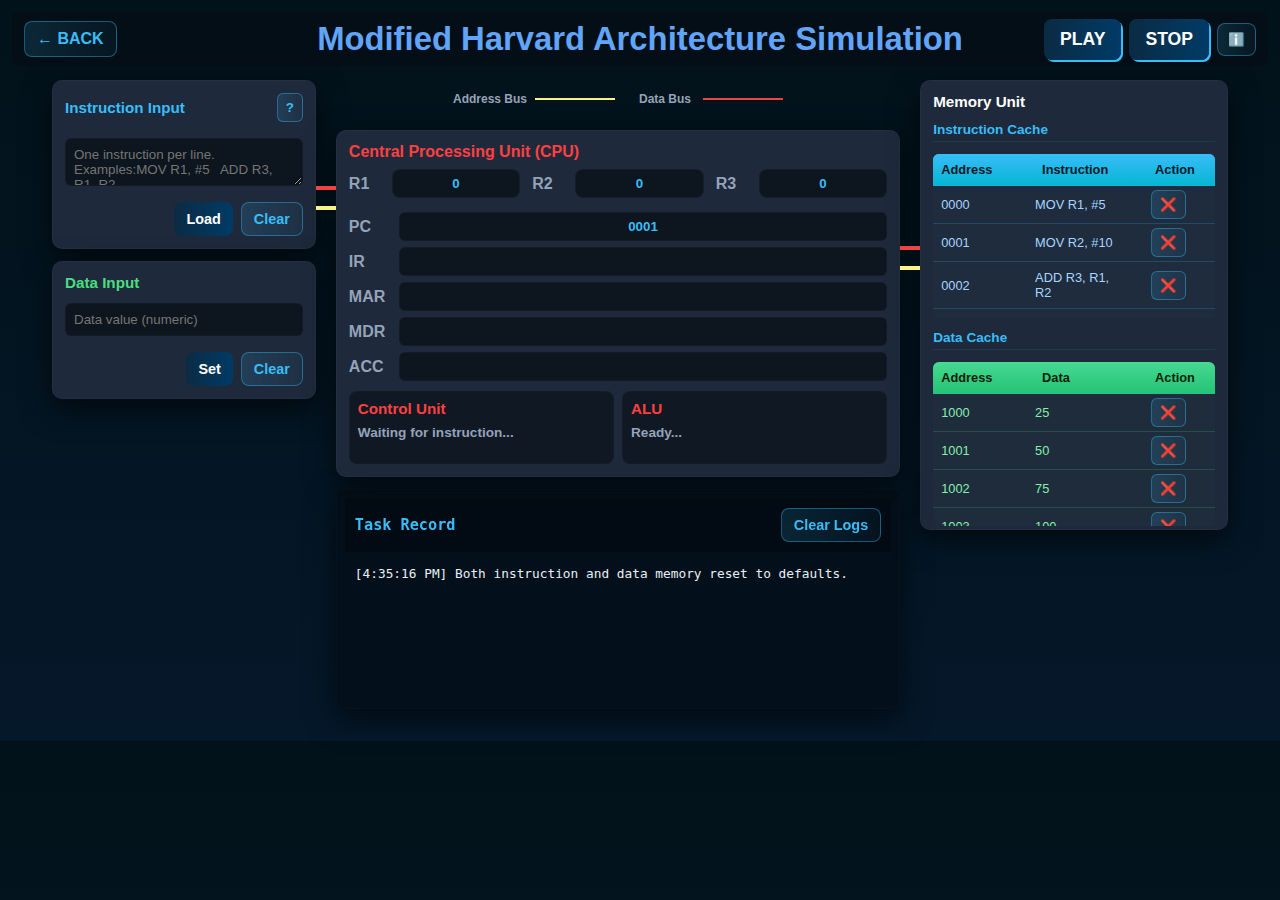
<file: modified_harvard/modified.html>
<!DOCTYPE html>
<html lang="en">
<head>
  <meta charset="UTF-8" />
  <meta name="viewport" content="width=device-width, initial-scale=1.0" />
  <title>Modified Harvard Architecture Simulation</title>
  <link rel="stylesheet" href="modified.css" />
</head>
<body>
  <header class="top-header">
    <button class="back-btn" onclick="window.location.href='../index.html'">← Back</button>
    <h1 class="title">Modified Harvard Architecture Simulation</h1>
    <div class="header-right">
      <button id="playHeaderBtn" class="control-btn" title="Play">Play</button>
      <button id="stopHeaderBtn" class="control-btn" title="Stop">Stop</button>
      <button id="infoBtn" class="icon-btn" title="Info">ℹ️</button>
    </div>
  </header>

  <main class="page-wrap">
    <!-- Three-column layout: Instruction Input | CPU + Buses | Memory Unit -->
    <div class="simulation-wrapper">
      <!-- LEFT: Instruction Input Panel -->
      <div class="left-column">
        <!-- Instruction Input Panel -->
        <div class="card instruction-input-panel" id="instructionPanel">
          <div class="panel-head">
            <h3>Instruction Input</h3>
            <button id="helpBtn" class="small-icon" title="Help">?</button>
          </div>
          <textarea id="instructionInput" placeholder="One instruction per line. Examples:MOV R1, #5   ADD R3, R1, R2"></textarea>
          <div class="input-actions">
            <button id="loadInstructionBtn" class="btn">Load</button>
            <button id="clearInstructionBtn" class="btn ghost">Clear</button>
          </div>
        </div>

        <!-- Direct Memory Input Panel -->
        <div class="card direct-memory-panel">
          <h3>Data Input</h3>
          <input id="dataValueInput" placeholder="Data value (numeric)">
          <div class="input-actions">
            <button id="setDataBtn" class="btn">Set</button>
            <button id="clearDataBtn" class="btn ghost">Clear</button>
          </div>
        </div>
      </div>

      <!-- Connecting lines from Memory Unit to CPU -->
      <div id="instrToCpuRed" class="connect-line red-line"></div>
      <div id="instrToCpuYellow" class="connect-line yellow-line"></div>

      <!-- CENTER: Buses + CPU + Task Record -->
      <div class="center-column">
          <!-- Side-by-side Address and Data Buses -->
          <div class="buses-row-duo">
            <div class="bus-segment-duo">
              <span class="bus-label-duo">Address Bus</span>
              <div id="addrLine" class="addr-bus-line"></div>
            </div>
            <div class="bus-segment-duo">
              <span class="bus-label-duo">Data Bus</span>
              <div id="dataLine" class="data-bus-line"></div>
            </div>
          </div>

          <!-- CPU Card -->
          <article class="card cpu-card" id="cpuCard">
          <h2>Central Processing Unit (CPU)</h2>
          <div class="registers">
            <div class="gen-regs-row">
              <div class="reg-row">
                <label>R1</label><input id="r1" value="0" readonly>
              </div>
              <div class="reg-row">
                <label>R2</label><input id="r2" value="0" readonly>
              </div>
              <div class="reg-row">
                <label>R3</label><input id="r3" value="0" readonly>
              </div>
            </div>
            <div class="reg-row">
              <label>PC</label><input id="pc" value="0001" readonly>
            </div>
            <div class="reg-row">
              <label>IR</label><input id="ir" value="" readonly>
            </div>
            <div class="reg-row">
              <label>MAR</label><input id="mar" value="" readonly>
            </div>
            <div class="reg-row">
              <label>MDR</label><input id="mdr" value="" readonly>
            </div>
            <div class="reg-row">
              <label>ACC</label><input id="acc" value="" readonly>
            </div>
          </div>
          <div class="unit-columns">
            <div class="unit control-unit">
              <h3>Control Unit</h3>
              <div id="controlUnitLog" class="unit-log">Waiting for instruction...</div>
            </div>
            <div class="unit alu-unit">
              <h3>ALU</h3>
              <div id="aluLog" class="unit-log">Ready...</div>
            </div>
          </div>
        </article>

        <!-- Task Record -->
        <div class="card task-record">
          <div class="task-record-header">
            <h3>Task Record</h3>
            <button id="clearLogsBtn" class="btn ghost">Clear Logs</button>
          </div>
          <div id="taskRecord" class="task-record-box"></div>
        </div>
      </div>

      <!-- Horizontal connecting lines from CPU to Memory Unit -->
      <div id="cpuToDataRed" class="connect-line red-line"></div>
      <div id="cpuToDataYellow" class="connect-line yellow-line"></div>

      <!-- RIGHT: Memory Unit (combined with instruction on top, data on bottom) -->
      <div class="right-column">
        <div class="card memory-card-panel">
          <div class="panel-head">
            <h3>Memory Unit</h3>
          </div>
          
          <!-- Instruction Memory Table (top) -->
          <div class="memory-unit-section">
            <div class="section-label">Instruction Cache</div>
            <div class="table-wrapper">
              <table class="instruction-table">
                <thead>
                    <tr><th>Address</th><th>Instruction</th><th>Action</th></tr>
                </thead>
                <tbody id="instrMemoryBody"></tbody>
              </table>
            </div>
          </div>

          <!-- Data Memory Table (bottom) -->
          <div class="memory-unit-section">
            <div class="section-label">Data Cache</div>
            <div class="table-wrapper">
              <table class="memory-table" aria-live="polite">
                  <thead><tr><th>Address</th><th>Data</th><th>Action</th></tr></thead>
                <tbody id="memoryBody"></tbody>
              </table>
            </div>
          </div>
        </div>
      </div>
    </div>
  </main>

  <!-- Info Modal -->
  <div id="infoModal" aria-hidden="true">
    <button class="modal-close" id="infoClose">✖</button>
    <h3>Modified Harvard Architecture</h3>
    <p>
      Modified Harvard architecture combines features of both Harvard and Von Neumann designs with unified memory access while maintaining separate instruction and data caches.
    </p>
  </div>

  <!-- Help Modal -->
  <div id="helpModal" aria-hidden="true" class="modal-help">
    <button class="modal-close" id="helpClose">✖</button>
    <h3>Instruction Examples</h3>
    <div class="help-content">
      <p><b>MOV</b>: <code>MOV R1, #5</code> — move 5 into R1</p>
      <p><b>ADD</b>: <code>ADD R1, R2, R3</code> — adds R2 + R3 → R1</p>
      <p><b>LOAD</b>: <code>LOAD R1, 1000</code> — load memory[1000] → R1</p>
      <p><b>STORE</b>: <code>STORE R1, 1001</code> — store R1 → memory[1001]</p>
    </div>
  </div>

  <script src="modified.js"></script>
</body>
</html>
</file>
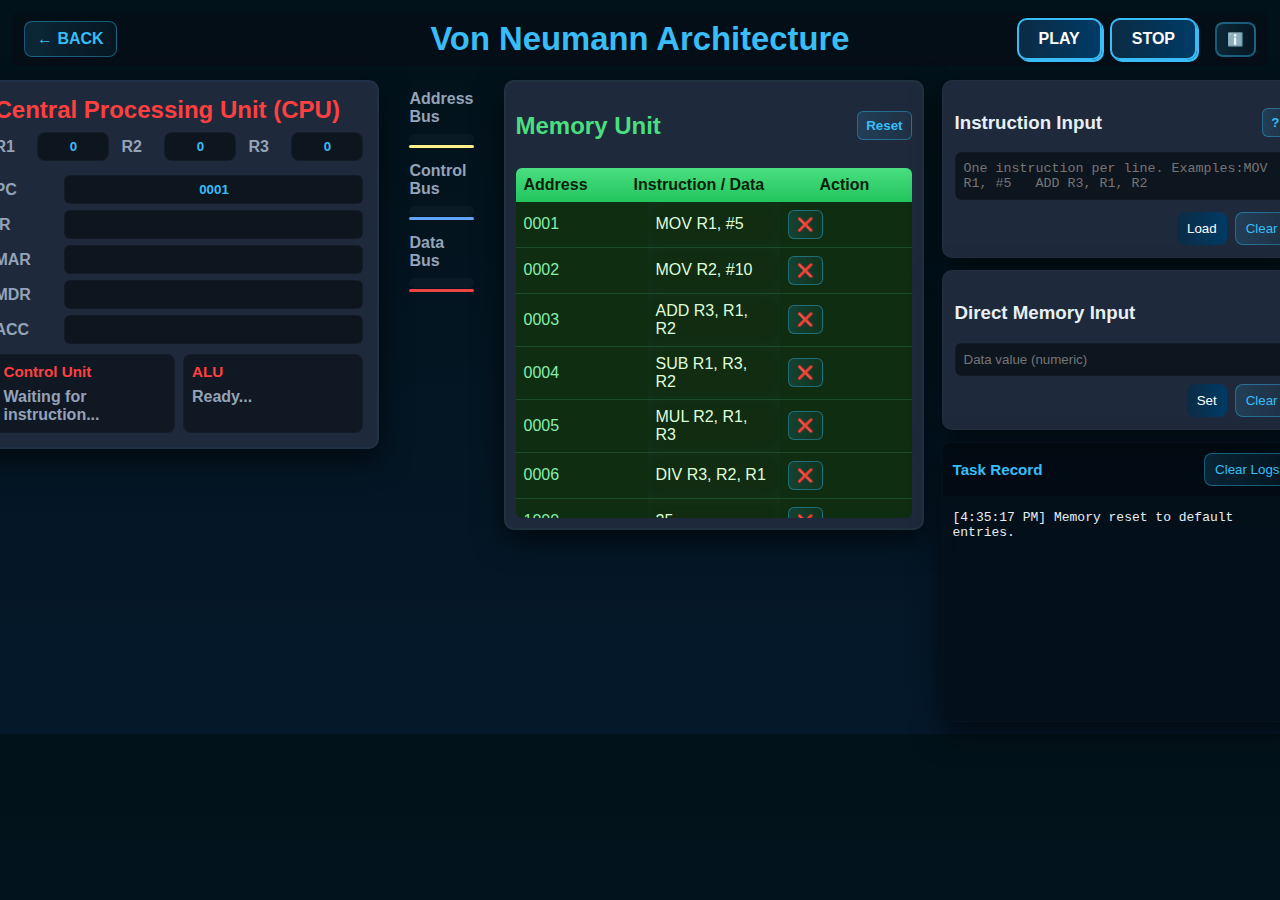
<file: von_neumann/von.html>
<!DOCTYPE html>
<html lang="en">
<head>
  <meta charset="utf-8" />
  <meta name="viewport" content="width=device-width,initial-scale=1" />
  <title>Von Neumann Architecture Simulation</title>
  <link rel="stylesheet" href="von.css" />
</head>
<body>
  <header class="top-header">
    <button class="back-btn" onclick="window.location.href='../index.html'">← Back</button>
    <h1 class="title">Von Neumann Architecture</h1>

    <div class="header-right">
      <button id="playHeaderBtn" class="control-btn" title="Play/Pause">Play</button>
      <button id="stopHeaderBtn" class="control-btn" title="Stop">Stop</button>
      <button id="infoBtn" class="icon-btn" title="Info">ℹ️</button>
    </div>
  </header>

  <main class="page-wrap">
    <section class="top-row">
      <!-- CPU card -->
      <article class="card cpu-card" id="cpuCard">
        <h2>Central Processing Unit (CPU)</h2>

        <div class="registers">
          <!-- R1, R2, R3 in one horizontal row -->
          <div class="gen-regs-row">
            <div class="reg-row">
              <label>R1</label><input id="r1" value="0" readonly>
            </div>
            <div class="reg-row">
              <label>R2</label><input id="r2" value="0" readonly>
            </div>
            <div class="reg-row">
              <label>R3</label><input id="r3" value="0" readonly>
            </div>
          </div>

          <!-- Other registers -->
          <div class="reg-row">
            <label>PC</label><input id="pc" value="0001" readonly>
          </div>
          <div class="reg-row">
            <label>IR</label><input id="ir" value="" readonly>
          </div>
          <div class="reg-row">
            <label>MAR</label><input id="mar" value="" readonly>
          </div>
          <div class="reg-row">
            <label>MDR</label><input id="mdr" value="" readonly>
          </div>
          <div class="reg-row">
            <label>ACC</label><input id="acc" value="" readonly>
          </div>
        </div>

        <div class="unit-columns">
          <div class="unit control-unit">
            <h3>Control Unit</h3>
            <div id="controlUnitLog" class="unit-log">Waiting for instruction...</div>
          </div>
          <div class="unit alu-unit">
            <h3>ALU</h3>
            <div id="aluLog" class="unit-log">Ready...</div>
          </div>
        </div>
      </article>

      <!-- Buses (center column) -->
      <div class="buses-column">
        <div class="bus-row address-bus">
          <div class="bus-label">Address Bus</div>
          <div id="addrLine" class="bus-line" aria-hidden="true"></div>
        </div>

        <div class="bus-row control-bus">
          <div class="bus-label">Control Bus</div>
          <div id="ctrlLine" class="bus-line" aria-hidden="true"></div>
        </div>

        <div class="bus-row data-bus">
          <div class="bus-label">Data Bus</div>
          <div id="dataLine" class="bus-line" aria-hidden="true"></div>
        </div>
      </div>

      <!-- Memory unit + inputs + task record (right side) -->
      <div class="memory-and-inputs">
        <article class="card memory-card" id="memoryCard">
          <div class="memory-header">
            <h2>Memory Unit</h2>
            <div>
              <button id="resetMemoryBtn" class="small-btn">Reset</button>
            </div>
          </div>

          <table class="memory-table" aria-live="polite">
            <thead><tr><th style="width:110px">Address</th><th>Instruction / Data</th><th style="width:100px">Action</th></tr></thead>
            <tbody id="memoryBody"></tbody>
          </table>
        </article>

        <div class="right-column">
          <div class="input-stack">
            <div class="instruction-panel card" id="instructionPanel">
              <div class="panel-head">
                <h3>Instruction Input</h3>
                <button id="helpBtn" class="small-icon" title="Help">?</button>
              </div>
              <textarea id="instructionInput" placeholder="One instruction per line. Examples:MOV R1, #5   ADD R3, R1, R2"></textarea>
              <div class="input-actions">
                <button id="loadInstructionBtn" class="btn">Load</button>
                <button id="clearInstructionBtn" class="btn ghost">Clear</button>
              </div>
            </div>

            <div class="direct-panel card">
              <h3>Direct Memory Input</h3>
              <input id="dataValueInput" placeholder="Data value (numeric)">
              <div class="input-actions">
                <button id="setDataBtn" class="btn">Set</button>
                <button id="clearDataBtn" class="btn ghost">Clear</button>
              </div>
            </div>
          </div>

          <div class="task-record card">
            <div class="task-record-header">
              <h3>Task Record</h3>
              <button id="clearLogsBtn" class="btn ghost">Clear Logs</button>
            </div>
            <div id="taskRecord" class="task-record-box"></div>
          </div>
        </div>
      </div>
    </section>

    <!-- Info modal (small popup at top-right) -->
    <div id="infoModal" aria-hidden="true">
      <button class="modal-close" id="infoClose">✖</button>
      <h3>Von Neumann Architecture</h3>
      <p>
        The Von Neumann architecture is a computer design model that uses a single memory for both
        program instructions and data. The CPU performs the instruction cycle: Fetch → Decode → Execute.
      </p>
    </div>

    <!-- Help modal (small popup at top-right, like info) -->
    <div id="helpModal" aria-hidden="true">
      <button class="modal-close" id="helpClose">✖</button>
      <h3>Instruction Examples</h3>
      <div class="help-content">
        <p><b>Arithmetic</b>: <code>ADD R1, R2, R3</code> — adds R2 + R3 → R1</p>
        <p><b>SUB</b>: <code>SUB R1, R2, R3</code> — subtracts R3 from R2 → R1</p>
        <p><b>MUL</b>: <code>MUL R1, R2, R3</code> — multiplies R2 × R3 → R1</p>
        <p><b>DIV</b>: <code>DIV R1, R2, R3</code> — divides R2 ÷ R3 → R1</p>
        <p><b>Data Transfer</b>: <code>MOV R1, #5</code> — move literal 5 into R1</p>
        <p><b>LOAD</b>: <code>LOAD R1, 1000</code> — load memory[1000] → R1</p>
        <p><b>STORE</b>: <code>STORE R1, 1001</code> — store R1 → memory[1001]</p>
      </div>
    </div>

  </main>

  <script src="von.js"></script>
</body>
</html>
</file>
<file: style.css>
/* General Styles */
* {
  box-sizing: border-box;
  margin: 0;
  padding: 0;
  font-family: 'Segoe UI', Tahoma, Geneva, Verdana, sans-serif;
}

body {
  background-color: #0f172a;
  color: #e2e8f0;
  display: flex;
  flex-direction: column;
  align-items: center;
  min-height: 100vh;
  text-align: center;
  padding: 40px 20px;
}

/* Header */
header h1 {
  font-size: 2.5rem;
  color: #22d3ee;
  font-weight: bold;
}

header p {
  font-size: 1.1rem;
  color: #94a3b8;
  margin-top: 10px;
  margin-bottom: 40px;
}
/* Make header a flex container */
.header-flex {
  display: flex;
  align-items: center;       /* Vertically center text and loader */
  justify-content: center;   /* Center the entire header */
  gap: 30px;                 /* Space between text and loader */
  flex-wrap: wrap;           /* Wrap on small screens */
  margin-bottom: 40px;
}

/* Ensure text block is left-aligned */
.header-text {
  text-align: center;
}

/* Optional: adjust loader size for header */
.loader {
  width: 3em;  /* smaller size for header */
  height: 3em;
}

/* From Uiverse.io by Shoh2008 */ 
.loader {
  position: relative;
  font-size: 16px;
  width: 5.5em;
  height: 5.5em;
}

.loader:before {
  content: '';
  position: absolute;
  transform: translate(-50%, -50%) rotate(45deg);
  height: 100%;
  width: 4px;
  background: #fff;
  left: 50%;
  top: 50%;
}

.loader:after {
  content: '';
  position: absolute;
  left: 0.2em;
  bottom: 0.18em;
  width: 1em;
  height: 1em;
  background-color: #FF4040;

  border-radius: 15%;
  animation: rollingRock 2.5s cubic-bezier(.79, 0, .47, .97) infinite;
}

@keyframes rollingRock {
  0% {
    transform: translate(0, -1em) rotate(-45deg)
  }

  5% {
    transform: translate(0, -1em) rotate(-50deg)
  }

  20% {
    transform: translate(1em, -2em) rotate(47deg)
  }

  25% {
    transform: translate(1em, -2em) rotate(45deg)
  }

  30% {
    transform: translate(1em, -2em) rotate(40deg)
  }

  45% {
    transform: translate(2em, -3em) rotate(137deg)
  }

  50% {
    transform: translate(2em, -3em) rotate(135deg)
  }

  55% {
    transform: translate(2em, -3em) rotate(130deg)
  }

  70% {
    transform: translate(3em, -4em) rotate(217deg)
  }

  75% {
    transform: translate(3em, -4em) rotate(220deg)
  }

  100% {
    transform: translate(0, -1em) rotate(-225deg)
  }
}
      

/* Card Container */
.cards-container {
  display: flex;
  gap: 30px;
  flex-wrap: wrap;
  justify-content: center;
}

/* Individual Card */
.card {
  background-color: #1e293b;
  border-radius: 16px;
  width: 300px;
  padding: 30px 20px;
  box-shadow: 0 4px 15px rgba(0,0,0,0.3);
  transition: transform 0.3s ease, box-shadow 0.3s ease, border 0.3s ease;
  border: 2px solid transparent;
  cursor: pointer;
}

.card:hover {
  transform: translateY(-8px);
}

/* Icon Circle */
.icon-circle {
  width: 90px;
  height: 90px;
  margin: 0 auto 20px;
  border-radius: 50%;
  overflow: hidden;
  border: 3px solid #334155;
  display: flex;
  align-items: center;
  justify-content: center;
  transition: box-shadow 0.3s ease, border-color 0.3s ease;
}

.icon-circle img {
  width: 80%;
  height: 80%;
  border-radius: 50%;
  object-fit: cover;
}

/* Hover glow by architecture type */
.vonneumann:hover .icon-circle {
  border-color: #38bdf8;
  box-shadow: 0 0 20px #38bdf8;
}

.harvard:hover .icon-circle {
  border-color: #4ade80;
  box-shadow: 0 0 20px #4ade80;
}

.modified:hover .icon-circle {
  border-color: #60a5fa;
  box-shadow: 0 0 20px #60a5fa;
}

/* Glow the entire card */
.vonneumann:hover {
  border-color: #38bdf8;
  box-shadow: 0 0 25px #38bdf8;
}

.harvard:hover {
  border-color: #4ade80;
  box-shadow: 0 0 25px #4ade80;
}

.modified:hover {
  border-color: #60a5fa;
  box-shadow: 0 0 25px #60a5fa;
}

/* Headings and Text */
.card h2 {
  font-size: 1.3rem;
  margin-bottom: 10px;
  color: #f1f5f9;
}

.card p {
  font-size: 0.95rem;
  color: #94a3b8;
  margin-bottom: 20px;
  line-height: 1.5;
}

/* Button */
.explore-btn {
  background-color: #0f172a;
  color: #e2e8f0;
  border: 1px solid #334155;
  padding: 10px 20px;
  border-radius: 8px;
  cursor: pointer;
  transition: all 0.3s ease;
}

.explore-btn:hover {
  background-color: #22d3ee;
  color: #0f172a;
  border-color: #22d3ee;
}

/* Footer */
footer {
  margin-top: 40px;
  max-width: 700px;
}

footer p {
  font-size: 0.95rem;
  color: #94a3b8;
  line-height: 1.6;
}
</file>
<file: harvard.css>
:root{
  /* palette aligned with von.css */
  --bg:#0f172a;
  --soft-blue:#38bdf8; /* main cyan */
  --soft-blue-rgb:56,189,248;
  --muted:#94a3b8;
  --mem-lime:#4ade80; /* green accent */
  --mem-lime-rgb:74,222,128;
  --card-bg: #1e293b;
  /* Harvard-specific colors */
  --instr-blue:#38bdf8;
  --instr-blue-rgb:56,189,248;
  --data-green:#4ade80;
  --data-green-rgb:74,222,128;
}

/* Base */
*{box-sizing:border-box}
body{
  margin:0;
  font-family: "Segoe UI", Tahoma, Arial, sans-serif;
  background: linear-gradient(180deg,#02121a,#05182a);
  color:#e6f0f6;
  padding:12px;
}

/* Header */
header{
  display:flex;align-items:center;justify-content:space-between;gap:10px;padding:12px;background:rgba(6,12,20,0.6);
  border-radius:8px;margin-bottom:14px;position:relative;
}
.back-btn{background:linear-gradient(90deg,rgba(56,189,248,0.15),rgba(56,189,248,0.05));border:1px solid rgba(var(--soft-blue-rgb),0.4);padding:8px 12px;border-radius:8px;color:var(--soft-blue);cursor:pointer;font-weight:600;transition:all 0.2s ease}
.back-btn:hover{background:linear-gradient(90deg,rgba(56,189,248,0.25),rgba(56,189,248,0.1));border-color:rgba(var(--soft-blue-rgb),0.7);box-shadow:0 0 12px rgba(var(--soft-blue-rgb),0.2)}
header h1{margin:0;font-size:1.3rem;color:var(--soft-blue);flex:1;text-align:center}

.info-container{position:relative}
.info-btn{background:linear-gradient(90deg,rgba(56,189,248,0.15),rgba(56,189,248,0.05));border:1px solid rgba(var(--soft-blue-rgb),0.4);padding:8px 12px;border-radius:8px;color:var(--soft-blue);cursor:pointer;font-weight:600;transition:all 0.2s ease;display:flex;align-items:center;gap:6px}
.info-btn:hover{background:linear-gradient(90deg,rgba(56,189,248,0.25),rgba(56,189,248,0.1));border-color:rgba(var(--soft-blue-rgb),0.7);box-shadow:0 0 12px rgba(var(--soft-blue-rgb),0.2)}
.info-icon{font-size:1.1rem}

.info-dropdown{
  position:fixed;
  top:80px;
  right:20px;
  width:320px;
  max-width:85vw;
  background:#021826;
  padding:14px;
  border-radius:8px;
  border:1px solid rgba(var(--soft-blue-rgb),0.2);
  box-shadow:0 8px 32px rgba(0,0,0,0.8);
  z-index:310;
  max-height:65vh;
  overflow-y:auto;
  display:none;
}

.info-dropdown.show{display:block}

.info-dropdown h2{margin:0 0 8px;color:var(--soft-blue);font-size:1rem;font-weight:600}
.info-dropdown h3{margin:8px 0 4px;color:var(--soft-blue);font-size:0.9rem;font-weight:600}
.info-dropdown p{margin:0 0 8px;color:#a8bcc4;font-size:0.85rem;line-height:1.5}
.info-dropdown ul{margin:0;padding-left:16px;color:#a8bcc4;font-size:0.85rem}
.info-dropdown li{margin:4px 0}

/* Main layout */
.main-container{max-width:100%;margin:0 auto;padding:0 40px}

/* Architecture section */
.architecture{margin-bottom:20px}
.architecture h2{color:var(--soft-blue);margin-bottom:12px}

.architecture-row{display:flex;gap:20px;align-items:flex-start;justify-content:center;width:100%;flex-wrap:wrap}

/* Card base */
.card{background:var(--card-bg);border-radius:10px;padding:12px;border:1px solid rgba(255,255,255,0.03);box-shadow:0 10px 30px rgba(0,0,0,0.6)}

/* CPU Card - Harvard */
.card.cpu{
  border:2px solid rgba(var(--soft-blue-rgb),0.06);
  padding:14px;
  min-width:300px;
  flex:0 1 auto;
}
.card.cpu h3{color:var(--soft-blue);margin:0 0 6px;font-size:1rem}
.card.cpu > p{color:var(--muted);font-size:0.9rem;margin:0 0 10px}

.cpu-content{display:flex;gap:12px}
.registers{flex:1}
.registers h4{margin:0 0 8px;color:var(--soft-blue);font-size:0.9rem}
.registers p{margin:4px 0;display:flex;align-items:center;gap:8px}
.registers label{width:40px;color:var(--muted);font-weight:600}
.registers input{flex:1;min-width:80px;padding:6px 8px;border-radius:6px;border:1px solid rgba(255,255,255,0.03);background:rgba(2,8,14,0.6);color:var(--soft-blue);font-weight:700;text-align:center}

.alu{flex:1}
.alu h4{margin:0 0 8px;color:var(--soft-blue);font-size:0.9rem}
.alu input{width:100%;padding:6px 8px;border-radius:6px;border:1px solid rgba(255,255,255,0.03);background:rgba(2,8,14,0.6);color:var(--soft-blue);font-weight:700;text-align:center}

/* Memory Section */
.memory-section{display:flex;gap:16px;flex:1;min-width:300px}

.card.memory{
  border:2px solid;
  padding:12px;
  flex:1;
  min-width:200px;
  display:flex;
  flex-direction:column;
}

.card.memory.instruction-memory{
  border-color:rgba(var(--instr-blue-rgb),0.2);
}

.card.memory.data-memory{
  border-color:rgba(var(--data-green-rgb),0.2);
}

.memory-title{display:flex;align-items:center;gap:8px;margin-bottom:8px}
.memory-title .icon{font-size:1.3rem}
.memory-title h3{margin:0;font-size:0.95rem;font-weight:600}

.instruction-memory .memory-title h3{color:var(--instr-blue)}
.data-memory .memory-title h3{color:var(--data-green)}

.card.memory > p{color:var(--muted);font-size:0.85rem;margin:0 0 8px}

.memory-list{flex:1;overflow-y:auto;max-height:300px}

.memory-entry{
  display:flex;
  gap:8px;
  padding:8px;
  margin:4px 0;
  border-radius:6px;
  background:rgba(255,255,255,0.02);
  font-size:0.85rem;
  border-left:3px solid transparent;
}

.instruction-memory .memory-entry{
  border-left-color:var(--instr-blue);
}

.data-memory .memory-entry{
  border-left-color:var(--data-green);
}

.memory-entry.highlight{
  background:rgba(255,255,255,0.05);
  border-left-color:#fbbf24;
}

.memory-entry .address{min-width:40px;color:var(--muted);font-weight:600}
.memory-entry .content{flex:1;color:#e6f0f6}
.memory-entry .status{color:#fbbf24;font-weight:600}

/* Task Record Card */
.card.task{
  min-width:300px;
  flex:0 1 auto;
  display:flex;
  flex-direction:column;
  height:300px;
  overflow:hidden;
}

.card.task h3{color:var(--soft-blue);margin:0 0 8px;font-size:0.95rem}
.card.task label{color:var(--muted);font-size:0.85rem;display:block;margin-bottom:6px}

.task-record{
  flex:1;
  overflow-y:auto;
  padding:8px;
  border-radius:6px;
  background:rgba(2,8,14,0.5);
  border:1px solid rgba(255,255,255,0.02);
  font-size:0.8rem;
  font-family:monospace;
  color:#e6f0f6;
  resize:none;
}

/* Controls */
.controls{display:flex;gap:12px;justify-content:center;margin:16px 0}

.control-btn{
  background:linear-gradient(90deg,#0b2b44,#003b66);
  color:white;
  border:none;
  padding:10px 16px;
  border-radius:8px;
  cursor:pointer;
  font-size:1.1rem;
  font-weight:600;
  transition:all 0.2s ease;
}

.control-btn:hover{
  background:linear-gradient(90deg,#0d3a57,#004d7a);
  box-shadow:0 0 12px rgba(var(--soft-blue-rgb),0.2);
}

/* Instruction Input Section */
.instruction-input{margin-top:20px;background:rgba(2,8,14,0.3);padding:16px;border-radius:8px;border:1px solid rgba(255,255,255,0.02)}
.instruction-input h2{color:var(--soft-blue);margin-top:0;font-size:1.1rem}

.input-grid{display:grid;grid-template-columns:2fr 1fr 1fr;gap:20px}

.instruction-area h2{color:var(--soft-blue);font-size:1rem;margin:0 0 8px}
.instruction-area textarea{
  width:100%;
  min-height:120px;
  padding:8px;
  border-radius:6px;
  border:1px solid rgba(255,255,255,0.03);
  background:rgba(2,8,14,0.6);
  color:var(--soft-blue);
  font-family:monospace;
  resize:vertical;
}

.input-buttons{display:flex;gap:8px;margin-top:8px}

.memory-input h3{color:var(--soft-blue);font-size:0.95rem;margin:0 0 8px}
.memory-input-fields{display:flex;flex-direction:column;gap:8px}
.memory-input-column{display:flex;gap:8px}
.memory-input-column input{flex:1;padding:8px;border-radius:6px;border:1px solid rgba(255,255,255,0.03);background:rgba(2,8,14,0.6);color:var(--soft-blue)}

.supported h3{color:var(--soft-blue);font-size:0.95rem;margin:0 0 8px}
.supported ul{margin:0;padding-left:18px;color:#a8bcc4;font-size:0.85rem}
.supported li{margin:4px 0}

/* Buttons */
.btn{
  background:linear-gradient(90deg,#0b2b44,#003b66);
  color:white;
  border:none;
  padding:8px 12px;
  border-radius:8px;
  cursor:pointer;
  font-weight:600;
  transition:all 0.2s ease;
  font-size:0.9rem;
}

.btn:hover{
  background:linear-gradient(90deg,#0d3a57,#004d7a);
  box-shadow:0 0 12px rgba(var(--soft-blue-rgb),0.15);
}

.btn.reset{
  background:linear-gradient(90deg,rgba(56,189,248,0.15),rgba(56,189,248,0.05));
  border:1px solid rgba(var(--soft-blue-rgb),0.4);
  color:var(--soft-blue);
}

.btn.reset:hover{
  background:linear-gradient(90deg,rgba(56,189,248,0.25),rgba(56,189,248,0.1));
  border-color:rgba(var(--soft-blue-rgb),0.7);
}

.btn.set{
  background:linear-gradient(90deg,rgba(56,189,248,0.15),rgba(56,189,248,0.05));
  border:1px solid rgba(var(--soft-blue-rgb),0.4);
  color:var(--soft-blue);
}

.btn.set:hover{
  background:linear-gradient(90deg,rgba(56,189,248,0.25),rgba(56,189,248,0.1));
  border-color:rgba(var(--soft-blue-rgb),0.7);
}

/* Input/Textarea styles */
input[type="text"],
textarea{
  font-family:inherit;
  color:inherit;
}

/* Responsive */
@media (max-width:1200px){
  .input-grid{grid-template-columns:1fr 1fr}
}

@media (max-width:768px){
  .architecture-row{flex-direction:column}
  .memory-section{flex-direction:column}
  .input-grid{grid-template-columns:1fr}
  main{padding:0 12px}
}

/* Harvard-specific modal styles */
.modal-help { position: fixed; top: 80px; right: 20px; width: 300px; max-width: 85vw; background: #021826; padding: 12px 14px; border-radius: 8px; border: 1px solid rgba(56,189,248,0.2); box-shadow: 0 8px 32px rgba(0,0,0,0.8); z-index: 310; max-height: 65vh; overflow-y: auto; display: none; }
#helpModal[aria-hidden="false"] { display: block; }
#helpModal .modal-close { position: absolute; right: 8px; top: 6px; background: transparent; border: none; color: rgba(56,189,248,0.7); font-size: 16px; cursor: pointer; padding: 2px; display: flex; align-items: center; justify-content: center; }
#helpModal .modal-close:hover { color: #38bdf8; transform: scale(1.2); transition: all 0.2s ease; }
#helpModal h3 { margin: 0 0 8px; color: #38bdf8; font-size: 0.95rem; font-weight: 600; }
.help-content { display: flex; flex-direction: column; gap: 6px; }
.help-content p { margin: 0; color: #a8bcc4; font-size: 0.75rem; line-height: 1.4; }

.instruction-input { height: 100px; }
</file>
<file: modified.css>
:root{
  /* palette aligned with von.css */
  --bg:#0f172a;
  --soft-blue:#38bdf8; /* main cyan */
  --soft-blue-rgb:56,189,248;
  --muted:#94a3b8;
  --mem-lime:#4ade80; /* green accent */
  --mem-lime-rgb:74,222,128;
  --card-bg: #1e293b;
  /* Modified Harvard specific colors */
  --cache-purple:#a78bfa;
  --cache-purple-rgb:167,139,250;
  --shared-mem-cyan:#06b6d4;
  --shared-mem-cyan-rgb:6,182,212;
}

/* Base */
*{box-sizing:border-box}
body{
  margin:0;
  font-family: "Segoe UI", Tahoma, Arial, sans-serif;
  background: linear-gradient(180deg,#02121a,#05182a);
  color:#e6f0f6;
  padding:12px;
}

/* Header */
header{
  display:flex;align-items:center;justify-content:space-between;gap:10px;padding:12px;background:rgba(6,12,20,0.6);
  border-radius:8px;margin-bottom:14px;position:relative;
}
.back-btn{background:linear-gradient(90deg,rgba(56,189,248,0.15),rgba(56,189,248,0.05));border:1px solid rgba(var(--soft-blue-rgb),0.4);padding:8px 12px;border-radius:8px;color:var(--soft-blue);cursor:pointer;font-weight:600;transition:all 0.2s ease}
.back-btn:hover{background:linear-gradient(90deg,rgba(56,189,248,0.25),rgba(56,189,248,0.1));border-color:rgba(var(--soft-blue-rgb),0.7);box-shadow:0 0 12px rgba(var(--soft-blue-rgb),0.2)}
header h1{margin:0;font-size:1.3rem;color:var(--soft-blue);flex:1;text-align:center}

.info-container{position:relative}
.info-btn{background:linear-gradient(90deg,rgba(56,189,248,0.15),rgba(56,189,248,0.05));border:1px solid rgba(var(--soft-blue-rgb),0.4);padding:8px 12px;border-radius:8px;color:var(--soft-blue);cursor:pointer;font-weight:600;transition:all 0.2s ease;display:flex;align-items:center;gap:6px}
.info-btn:hover{background:linear-gradient(90deg,rgba(56,189,248,0.25),rgba(56,189,248,0.1));border-color:rgba(var(--soft-blue-rgb),0.7);box-shadow:0 0 12px rgba(var(--soft-blue-rgb),0.2)}
.info-icon{font-size:1.1rem}

.info-dropdown{
  position:fixed;
  top:80px;
  right:20px;
  width:320px;
  max-width:85vw;
  background:#021826;
  padding:14px;
  border-radius:8px;
  border:1px solid rgba(var(--soft-blue-rgb),0.2);
  box-shadow:0 8px 32px rgba(0,0,0,0.8);
  z-index:310;
  max-height:65vh;
  overflow-y:auto;
  display:none;
}

.info-dropdown.show{display:block}

.info-dropdown h2{margin:0 0 8px;color:var(--soft-blue);font-size:1rem;font-weight:600}
.info-dropdown h3{margin:8px 0 4px;color:var(--soft-blue);font-size:0.9rem;font-weight:600}
.info-dropdown p{margin:0 0 8px;color:#a8bcc4;font-size:0.85rem;line-height:1.5}
.info-dropdown ul{margin:0;padding-left:16px;color:#a8bcc4;font-size:0.85rem}
.info-dropdown li{margin:4px 0}

/* Main layout */
.main-container{max-width:100%;margin:0 auto;padding:0 40px}

/* Architecture section */
.architecture{margin-bottom:20px}
.architecture h2{color:var(--soft-blue);margin-bottom:12px;font-size:1.1rem}

.architecture-row{display:flex;gap:20px;align-items:flex-start;justify-content:center;width:100%;flex-wrap:wrap}
.architecture-row.memory-row{flex-wrap:wrap}

/* Card base */
.card{background:var(--card-bg);border-radius:10px;padding:12px;border:1px solid rgba(255,255,255,0.03);box-shadow:0 10px 30px rgba(0,0,0,0.6)}

/* CPU Card */
.card.cpu{
  border:2px solid rgba(var(--soft-blue-rgb),0.06);
  padding:14px;
  min-width:300px;
  flex:0 1 auto;
}
.card.cpu h3{color:var(--soft-blue);margin:0 0 6px;font-size:1rem}
.card.cpu > p{color:var(--muted);font-size:0.9rem;margin:0 0 10px}

.cpu-content{display:flex;gap:12px}
.registers{flex:1}
.registers h4{margin:0 0 8px;color:var(--soft-blue);font-size:0.9rem}
.registers p{margin:4px 0;display:flex;align-items:center;gap:8px}
.registers label{width:40px;color:var(--muted);font-weight:600}
.registers input{flex:1;min-width:80px;padding:6px 8px;border-radius:6px;border:1px solid rgba(255,255,255,0.03);background:rgba(2,8,14,0.6);color:var(--soft-blue);font-weight:700;text-align:center}

.alu{flex:1}
.alu h4{margin:0 0 8px;color:var(--soft-blue);font-size:0.9rem}
.alu input{width:100%;padding:6px 8px;border-radius:6px;border:1px solid rgba(255,255,255,0.03);background:rgba(2,8,14,0.6);color:var(--soft-blue);font-weight:700;text-align:center}

/* Memory Unit Card */
.card.memory-unit-card{
  border:2px solid rgba(var(--shared-mem-cyan-rgb),0.2);
  min-width:350px;
  flex:0 1 auto;
  display:flex;
  flex-direction:column;
}

.memory-heading{display:flex;align-items:center;gap:12px;margin-bottom:8px}
.memory-heading .icon{font-size:1.3rem}
.memory-heading h3{margin:0;color:var(--soft-blue);font-size:0.95rem}
.memory-heading p{margin:0;color:var(--muted);font-size:0.8rem}

.memory-unit{flex:1;display:flex;gap:12px;min-height:250px}

.memory-card{flex:1;display:flex;flex-direction:column}
.memory-card .card{padding:8px;margin:0;border:1px solid rgba(255,255,255,0.02)}

.instruction-title{color:var(--soft-blue);margin:0 0 6px;font-size:0.9rem}

.memory-tables{display:flex;flex-direction:column;gap:4px;flex:1;overflow-y:auto}

table{
  width:100%;
  border-collapse:collapse;
  font-size:0.8rem;
}

thead{
  position:sticky;
  top:0;
  z-index:2;
}

th{
  background:rgba(56,189,248,0.15);
  border-bottom:1px solid rgba(56,189,248,0.2);
  padding:6px;
  text-align:left;
  color:var(--soft-blue);
  font-weight:600;
}

td{
  padding:6px;
  border-bottom:1px solid rgba(255,255,255,0.05);
  color:#e6f0f6;
}

tr.highlight-row{
  background:rgba(255,255,255,0.05);
}

.status{
  color:#fbbf24;
  font-weight:600;
}

/* Task Record Card */
.card.task{
  min-width:300px;
  flex:0 1 auto;
  display:flex;
  flex-direction:column;
  height:300px;
  overflow:hidden;
  border:2px solid rgba(var(--soft-blue-rgb),0.06);
}

.card.task h3{color:var(--soft-blue);margin:0 0 8px;font-size:0.95rem}
.card.task label{color:var(--muted);font-size:0.85rem;display:block;margin-bottom:6px}

.task-record{
  flex:1;
  overflow-y:auto;
  padding:8px;
  border-radius:6px;
  background:rgba(2,8,14,0.5);
  border:1px solid rgba(255,255,255,0.02);
  font-size:0.8rem;
  font-family:monospace;
  color:#e6f0f6;
  resize:none;
}

/* Controls */
.controls{display:flex;gap:12px;justify-content:center;margin:16px 0}

.control-btn{
  background:linear-gradient(90deg,#0b2b44,#003b66);
  color:white;
  border:none;
  padding:10px 16px;
  border-radius:8px;
  cursor:pointer;
  font-size:1.1rem;
  font-weight:600;
  transition:all 0.2s ease;
}

.control-btn:hover{
  background:linear-gradient(90deg,#0d3a57,#004d7a);
  box-shadow:0 0 12px rgba(var(--soft-blue-rgb),0.2);
}

/* Instruction Input Section */
.instruction-input{margin-top:20px;background:rgba(2,8,14,0.3);padding:16px;border-radius:8px;border:1px solid rgba(255,255,255,0.02)}
.instruction-input h2{color:var(--soft-blue);margin-top:0;font-size:1.1rem}

.input-grid{display:grid;grid-template-columns:2fr 1fr 1fr;gap:20px}

.instruction-area h2{color:var(--soft-blue);font-size:1rem;margin:0 0 8px}
.instruction-area textarea{
  width:100%;
  min-height:120px;
  padding:8px;
  border-radius:6px;
  border:1px solid rgba(255,255,255,0.03);
  background:rgba(2,8,14,0.6);
  color:var(--soft-blue);
  font-family:monospace;
  resize:vertical;
}

.input-buttons{display:flex;gap:8px;margin-top:8px}

.memory-input h3{color:var(--soft-blue);font-size:0.95rem;margin:0 0 8px}
.memory-input-fields{display:flex;flex-direction:column;gap:8px}
.memory-input-column{display:flex;gap:8px}
.memory-input-column input{flex:1;padding:8px;border-radius:6px;border:1px solid rgba(255,255,255,0.03);background:rgba(2,8,14,0.6);color:var(--soft-blue)}

.supported h3{color:var(--soft-blue);font-size:0.95rem;margin:0 0 8px}
.supported ul{margin:0;padding-left:18px;color:#a8bcc4;font-size:0.85rem}
.supported li{margin:4px 0}

/* Buttons */
.btn{
  background:linear-gradient(90deg,#0b2b44,#003b66);
  color:white;
  border:none;
  padding:8px 12px;
  border-radius:8px;
  cursor:pointer;
  font-weight:600;
  transition:all 0.2s ease;
  font-size:0.9rem;
}

.btn:hover{
  background:linear-gradient(90deg,#0d3a57,#004d7a);
  box-shadow:0 0 12px rgba(var(--soft-blue-rgb),0.15);
}

.btn.reset{
  background:linear-gradient(90deg,rgba(56,189,248,0.15),rgba(56,189,248,0.05));
  border:1px solid rgba(var(--soft-blue-rgb),0.4);
  color:var(--soft-blue);
}

.btn.reset:hover{
  background:linear-gradient(90deg,rgba(56,189,248,0.25),rgba(56,189,248,0.1));
  border-color:rgba(var(--soft-blue-rgb),0.7);
}

.btn.set{
  background:linear-gradient(90deg,rgba(56,189,248,0.15),rgba(56,189,248,0.05));
  border:1px solid rgba(var(--soft-blue-rgb),0.4);
  color:var(--soft-blue);
}

.btn.set:hover{
  background:linear-gradient(90deg,rgba(56,189,248,0.25),rgba(56,189,248,0.1));
  border-color:rgba(var(--soft-blue-rgb),0.7);
}

/* Input/Textarea styles */
input[type="text"],
textarea{
  font-family:inherit;
  color:inherit;
}

/* Responsive */
@media (max-width:1200px){
  .input-grid{grid-template-columns:1fr 1fr}
  .memory-unit{flex-direction:column}
}

@media (max-width:768px){
  .architecture-row{flex-direction:column}
  .input-grid{grid-template-columns:1fr}
  main{padding:0 12px}
}
</file>
<file: von.css>
:root{
  /* palette aligned with style.css */
  --bg:#0f172a;
  --soft-blue:#38bdf8; /* main cyan */
  --soft-blue-rgb:56,189,248;
  --muted:#94a3b8;
  --mem-lime:#4ade80; /* green accent */
  --mem-lime-rgb:74,222,128;
  --card-bg: #1e293b;
}

/* Base */
*{box-sizing:border-box}
body{
  margin:0;
  font-family: "Segoe UI", Tahoma, Arial, sans-serif;
  background: linear-gradient(180deg,#02121a,#05182a);
  color:#e6f0f6;
  padding:12px;
}

/* Header */
.top-header{
  display:flex;align-items:center;justify-content:center;gap:10px;padding:8px 12px;background:rgba(6,12,20,0.6);
  border-radius:8px;margin-bottom:14px;position:relative;
}
.back-btn{position:absolute;left:12px;background:linear-gradient(90deg,rgba(56,189,248,0.15),rgba(56,189,248,0.05));border:1px solid rgba(var(--soft-blue-rgb),0.4);padding:8px 12px;border-radius:8px;color:var(--soft-blue);cursor:pointer;font-weight:600;transition:all 0.2s ease}
.back-btn:hover{background:linear-gradient(90deg,rgba(56,189,248,0.25),rgba(56,189,248,0.1));border-color:rgba(var(--soft-blue-rgb),0.7);box-shadow:0 0 12px rgba(var(--soft-blue-rgb),0.2)}
.title{margin:0;font-size:1.05rem;color:var(--soft-blue)}
.header-right{position:absolute;right:12px;display:flex;gap:8px;align-items:center}
.icon-btn{background:linear-gradient(90deg,rgba(56,189,248,0.15),rgba(56,189,248,0.05));border:1px solid rgba(var(--soft-blue-rgb),0.4);padding:8px 10px;border-radius:8px;color:var(--soft-blue);cursor:pointer;font-weight:600;transition:all 0.2s ease}
.icon-btn:hover{background:linear-gradient(90deg,rgba(56,189,248,0.25),rgba(56,189,248,0.1));border-color:rgba(var(--soft-blue-rgb),0.7);box-shadow:0 0 12px rgba(var(--soft-blue-rgb),0.2)}
.control-btn{background:linear-gradient(90deg,#0b2b44,#003b66);color:white;padding:6px 10px;border-radius:8px;border:none;cursor:pointer}

/* Page layout */
.page-wrap{max-width:100%;margin:0 auto;padding:0 40px}

/* Top row */
.top-row{display:flex;gap:20px;align-items:flex-start;justify-content:center;width:100%}

/* Card base */
.card{background:var(--card-bg);border-radius:10px;padding:12px;border:1px solid rgba(255,255,255,0.03);box-shadow:0 10px 30px rgba(0,0,0,0.6)}

/* CPU */
.cpu-card{width:504px;border:2px solid rgba(var(--soft-blue-rgb),0.06);padding:14px}
.cpu-card h2{color:var(--soft-blue);margin:0 0 8px}
.registers{display:flex;flex-direction:column;gap:6px;margin-bottom:8px}
.gen-regs-row{display:flex;gap:12px;margin-bottom:8px;}
.gen-regs-row .reg-row{flex:1 1 90px;display:flex;align-items:center;gap:8px;min-width:72px}
.gen-regs-row .reg-row label{width:35px;color:var(--muted);font-weight:700;min-width:35px}
.gen-regs-row .reg-row input{flex:1;padding:6px 8px;border-radius:8px;border:1px solid rgba(255,255,255,0.04);background:rgba(2,8,14,0.6);color:var(--soft-blue);font-weight:700;text-align:center;min-width:72px}
.reg-row{display:flex;align-items:center;gap:10px}
.reg-row label{width:60px;color:var(--muted);font-weight:700}
.reg-row input{flex:1;padding:6px;border-radius:6px;border:1px solid rgba(255,255,255,0.03);background:rgba(2,8,14,0.6);color:var(--soft-blue);font-weight:700;text-align:center}

/* units */
.unit-columns{display:flex;gap:8px;margin-top:10px}
.unit{flex:1;padding:8px;border-radius:8px;border:1px solid rgba(255,255,255,0.02);background:rgba(2,8,14,0.5)}
.unit h3{margin:0;color:var(--soft-blue);font-size:0.95rem}
.unit-log{margin-top:8px;color:var(--muted);font-weight:700}

/* Buses center */
.buses-column{width:320px;display:flex;flex-direction:column;gap:18px;align-items:stretch;justify-content:center;padding:10px}
.bus-row{display:flex;flex-direction:column;align-items:center;gap:8px}
.bus-label{font-weight:700;color:var(--muted);transition:text-shadow 0.3s ease-out}
.bus-line{height:10px;border-radius:6px;background:rgba(255,255,255,0.03);transition:box-shadow 1.5s ease-out, background 1.2s ease-out;position:relative;width:100%}
.bus-line::after{content:'';position:absolute;bottom:-4px;left:0;right:0;height:3px;border-radius:2px;transition:box-shadow 0.3s ease-out}

/* Color-coded bus lines */
.bus-row.address-bus .bus-line::after{background:#fef08a;box-shadow:0 0 0 rgba(254,240,138,0)}
.bus-row.address-bus.active .bus-line::after{box-shadow:0 0 12px 2px rgba(254,240,138,0.8)}
.bus-row.address-bus.active .bus-label{color:#fef08a;text-shadow:0 0 8px rgba(254,240,138,0.6)}

.bus-row.control-bus .bus-line::after{background:#60a5fa;box-shadow:0 0 0 rgba(96,165,250,0)}
.bus-row.control-bus.active .bus-line::after{box-shadow:0 0 12px 2px rgba(96,165,250,0.8)}
.bus-row.control-bus.active .bus-label{color:#60a5fa;text-shadow:0 0 8px rgba(96,165,250,0.6)}

.bus-row.data-bus .bus-line::after{background:#ef4444;box-shadow:0 0 0 rgba(239,68,68,0)}
.bus-row.data-bus.active .bus-line::after{box-shadow:0 0 12px 2px rgba(239,68,68,0.8)}
.bus-row.data-bus.active .bus-label{color:#ef4444;text-shadow:0 0 8px rgba(239,68,68,0.6)}

/* memory + inputs */
.memory-and-inputs{display:flex;gap:18px;align-items:flex-start}
.memory-card{width:420px;border:2px solid rgba(var(--mem-lime-rgb),0.06);padding:10px;display:flex;flex-direction:column;height:450px}
.memory-header{display:flex;justify-content:space-between;align-items:center;flex-shrink:0}
.small-btn{background:linear-gradient(90deg,rgba(56,189,248,0.15),rgba(56,189,248,0.05));color:var(--soft-blue);border:1px solid rgba(var(--soft-blue-rgb),0.4);padding:6px 8px;border-radius:6px;cursor:pointer;font-weight:600;transition:all 0.2s ease}
.small-btn:hover{background:linear-gradient(90deg,rgba(56,189,248,0.25),rgba(56,189,248,0.1));border-color:rgba(var(--soft-blue-rgb),0.7);box-shadow:0 0 10px rgba(var(--soft-blue-rgb),0.15)}

.memory-table{width:100%;border-collapse:collapse;margin-top:8px;background:#0f2a0f;border-radius:6px;overflow:hidden;flex:1;height:100%;display:flex;flex-direction:column}
.memory-table thead{flex-shrink:0}
.memory-table tbody{overflow-y:auto;display:block;width:100%}
.memory-table thead tr{display:table;width:100%;table-layout:fixed}
.memory-table tbody tr{display:table;width:100%;table-layout:fixed}
.memory-table th{background:linear-gradient(180deg, #4ade80, #22c55e);color:#0a1f0a;padding:8px;text-align:left;font-weight:700}
.memory-table td{padding:8px;border-bottom:1px solid rgba(74,222,128,0.2);color:#86efac;background:rgba(74,222,128,0.02)}
.memory-table td[contenteditable]{background:rgba(255,255,255,0.01);color:#dfffd9}

/* right column */
.right-column{display:flex;flex-direction:column;gap:12px;width:360px}
.input-stack{display:flex;flex-direction:column;gap:12px}
.instruction-panel .panel-head{display:flex;justify-content:space-between;align-items:center}
.small-icon{background:linear-gradient(90deg,rgba(56,189,248,0.15),rgba(56,189,248,0.05));border:1px solid rgba(var(--soft-blue-rgb),0.4);padding:6px 8px;border-radius:6px;color:var(--soft-blue);cursor:pointer;font-weight:600;transition:all 0.2s ease}
.small-icon:hover{background:linear-gradient(90deg,rgba(56,189,248,0.25),rgba(56,189,248,0.1));border-color:rgba(var(--soft-blue-rgb),0.7);box-shadow:0 0 10px rgba(var(--soft-blue-rgb),0.15)}
textarea,input{width:100%;padding:8px;border-radius:6px;border:1px solid rgba(255,255,255,0.03);background:rgba(2,8,14,0.6);color:var(--soft-blue)}
.input-actions{display:flex;gap:8px;justify-content:flex-end;margin-top:8px}
.btn{padding:8px 10px;border-radius:8px;border:none;background:linear-gradient(90deg,#0b2b44,#003b66);color:white;cursor:pointer;transition:all 0.2s ease}
.btn:hover{background:linear-gradient(90deg,#0d3a57,#004d7a);box-shadow:0 0 12px rgba(var(--soft-blue-rgb),0.15)}
.btn.ghost{background:linear-gradient(90deg,rgba(56,189,248,0.15),rgba(56,189,248,0.05));border:1px solid rgba(var(--soft-blue-rgb),0.4);color:var(--soft-blue)}
.btn.ghost:hover{background:linear-gradient(90deg,rgba(56,189,248,0.25),rgba(56,189,248,0.1));border-color:rgba(var(--soft-blue-rgb),0.7);box-shadow:0 0 10px rgba(var(--soft-blue-rgb),0.15)}
.task-record{width:100%;height:280px;overflow:hidden;padding:0;background:rgba(2,8,14,0.5);border-radius:8px;border:1px solid rgba(255,255,255,0.02);position:relative;display:flex;flex-direction:column}
.task-record-header{display:flex;justify-content:space-between;align-items:center;padding:10px;background:rgba(2,8,14,0.5);border-bottom:1px solid rgba(255,255,255,0.02);flex-shrink:0;position:sticky;top:0;z-index:5}
.task-record-header h3{margin:0;color:var(--soft-blue);font-size:0.95rem;font-weight:600}
.task-record-box{overflow-y:auto;padding:10px;flex:1;display:flex;flex-direction:column}
.task-actions{position:absolute;top:8px;right:8px;z-index:10}

/* task record entries */
.task-group{margin-bottom:12px;padding:8px;border-radius:6px;background:rgba(var(--soft-blue-rgb),0.03);border:1px solid rgba(var(--soft-blue-rgb),0.03)}
.task-group h4{margin:0 0 6px;color:var(--soft-blue)}
.task-line{font-family:monospace;color:#e6f0f6;margin:3px 0}

/* modal */
.modal{position:fixed;inset:0;display:none;align-items:center;justify-content:center;background:rgba(0,0,0,0.45);z-index:300}
.modal[aria-hidden="false"]{display:flex}

/* Info modal - small popup at top-right */
#infoModal{
  position:fixed;
  top:80px;
  right:20px;
  width:300px;
  max-width:85vw;
  background:#021826;
  padding:12px 14px;
  border-radius:8px;
  border:1px solid rgba(var(--soft-blue-rgb),0.2);
  box-shadow:0 8px 32px rgba(0,0,0,0.8);
  z-index:310;
  max-height:65vh;
  overflow-y:auto;
  display:none;
  flex-direction:column;
}

#infoModal[aria-hidden="false"]{display:block}

#infoModal h3{
  margin:0 0 8px;
  color:var(--soft-blue);
  font-size:0.95rem;
  font-weight:600;
}

#infoModal p{
  margin:0;
  color:#a8bcc4;
  font-size:0.82rem;
  line-height:1.5;
}

#infoModal .modal-close{
  position:absolute;
  right:8px;
  top:6px;
  background:transparent;
  border:none;
  color:rgba(var(--soft-blue-rgb),0.7);
  font-size:16px;
  cursor:pointer;
  padding:2px;
  display:flex;
  align-items:center;
  justify-content:center;
}

#infoModal .modal-close:hover{
  color:var(--soft-blue);
  transform:scale(1.2);
  transition:all 0.2s ease;
}

/* Help modal - same small popup style at top-right */
#helpModal{
  position:fixed;
  top:80px;
  right:20px;
  width:300px;
  max-width:85vw;
  background:#021826;
  padding:12px 14px;
  border-radius:8px;
  border:1px solid rgba(var(--soft-blue-rgb),0.2);
  box-shadow:0 8px 32px rgba(0,0,0,0.8);
  z-index:310;
  max-height:65vh;
  overflow-y:auto;
  display:none;
  flex-direction:column;
}

#helpModal[aria-hidden="false"]{display:block}

#helpModal h3{
  margin:0 0 8px;
  color:var(--soft-blue);
  font-size:0.95rem;
  font-weight:600;
}

#helpModal .help-content{
  display:flex;
  flex-direction:column;
  gap:6px;
  max-height:55vh;
  overflow-y:auto;
}

#helpModal p{
  margin:0;
  color:#a8bcc4;
  font-size:0.75rem;
  line-height:1.4;
}

#helpModal code{
  background:rgba(var(--soft-blue-rgb),0.1);
  color:var(--soft-blue);
  padding:2px 4px;
  border-radius:3px;
  font-size:0.7rem;
}

#helpModal .modal-close{
  position:absolute;
  right:8px;
  top:6px;
  background:transparent;
  border:none;
  color:rgba(var(--soft-blue-rgb),0.7);
  font-size:16px;
  cursor:pointer;
  padding:2px;
  display:flex;
  align-items:center;
  justify-content:center;
}

#helpModal .modal-close:hover{
  color:var(--soft-blue);
  transform:scale(1.2);
  transition:all 0.2s ease;
}

/* unified soft blue glow class for bus/cpu/memory */
.glow { /* kept for explicit use but intentionally subtle to avoid whole-card glows */
  box-shadow: 0 0 8px 2px rgba(var(--soft-blue-rgb),0.08) !important;
  outline: none;
}

/* highlight rows */
.row-blue{box-shadow: inset 0 0 16px rgba(var(--soft-blue-rgb),0.05);}
.row-green{box-shadow: inset 0 0 16px rgba(var(--mem-lime-rgb),0.05);}

/* Focus glow for active input fields (CPU -> cyan, Memory -> green)
   This applies the glow to the active textbox only instead of the entire card. */
.cpu-card input:focus,
.cpu-card textarea:focus,
.instruction-panel textarea:focus,
.instruction-panel input:focus,
.reg-row input:focus {
  box-shadow: 0 0 18px 6px rgba(var(--soft-blue-rgb),0.12);
  border-color: rgba(var(--soft-blue-rgb),0.6);
  outline: none;
}

.memory-table td[contenteditable]:focus,
.memory-table input:focus,
.memory-card input:focus {
  box-shadow: 0 0 18px 6px rgba(var(--mem-lime-rgb),0.12);
  border-color: rgba(var(--mem-lime-rgb),0.6);
  outline: none;
}

/* responsive */
@media (max-width:1050px){
  .top-row{flex-direction:column;align-items:stretch}
  .buses-column{order:3}
  .memory-and-inputs{flex-direction:column}
  .right-column{width:100%}
}
</file>
<file: harvard/harvard.css>
:root {
  /* palette aligned with von.css */
  --bg: #0f172a;
  --soft-blue: #38bdf8; /* main cyan */
  --soft-blue-rgb: 56, 189, 248;
  --muted: #94a3b8;
  --mem-lime: #4ade80; /* green accent */
  --mem-lime-rgb: 74, 222, 128;
  --card-bg: #1e293b;
  /* Harvard-specific colors */
  --instr-blue: #38bdf8;
  --instr-blue-rgb: 56, 189, 248;
  --data-green: #4ade80;
  --data-green-rgb: 74, 222, 128;
}

/* Base */
* {
  box-sizing: border-box;
}
body {
  margin: 0;
  font-family: "Segoe UI", Tahoma, Arial, sans-serif;
  background: linear-gradient(180deg, #02121a, #05182a);
  color: #e6f0f6;
  padding: 12px;
}

/* Header (original) */
header {
  display: flex;
  align-items: center;
  justify-content: space-between;
  gap: 10px;
  padding: 12px;
  background: rgba(6, 12, 20, 0.6);
  border-radius: 8px;
  margin-bottom: 14px;
  position: relative;
}
.back-btn {
  font-size: 1rem;
  text-transform: uppercase;
  background: linear-gradient(
    90deg,
    rgba(56, 189, 248, 0.15),
    rgba(56, 189, 248, 0.05)
  );
  border: 1px solid rgba(var(--soft-blue-rgb), 0.4);
  padding: 8px 12px;
  border-radius: 8px;
  color: white;
  cursor: pointer;
  font-weight: 600;
  transition: all 0.2s ease;
}
.back-btn:hover {
  background: linear-gradient(
    90deg,
    rgba(56, 189, 248, 0.25),
    rgba(56, 189, 248, 0.1)
  );
  border-color: rgba(var(--soft-blue-rgb), 0.7);
  box-shadow: 0 0 12px rgba(var(--soft-blue-rgb), 0.2);
}
header h1 {
  margin: 0;
  font-size: 1.3rem;
  color: var(--soft-blue);
  flex: 1;
  text-align: center;
}

.info-container {
  position: relative;
}
.info-btn {
  background: linear-gradient(
    90deg,
    rgba(56, 189, 248, 0.15),
    rgba(56, 189, 248, 0.05)
  );
  border: 1px solid rgba(var(--soft-blue-rgb), 0.4);
  padding: 8px 12px;
  border-radius: 8px;
  color: var(--soft-blue);
  cursor: pointer;
  font-weight: 600;
  transition: all 0.2s ease;
  display: flex;
  align-items: center;
  gap: 6px;
}
.info-btn:hover {
  background: linear-gradient(
    90deg,
    rgba(56, 189, 248, 0.25),
    rgba(56, 189, 248, 0.1)
  );
  border-color: rgba(var(--soft-blue-rgb), 0.7);
  box-shadow: 0 0 12px rgba(var(--soft-blue-rgb), 0.2);
}
.info-icon {
  font-size: 1.1rem;
}

.info-dropdown {
  position: fixed;
  top: 80px;
  right: 20px;
  width: 320px;
  max-width: 85vw;
  background: #021826;
  padding: 14px;
  border-radius: 8px;
  border: 1px solid rgba(var(--soft-blue-rgb), 0.2);
  box-shadow: 0 8px 32px rgba(0, 0, 0, 0.8);
  z-index: 310;
  max-height: 65vh;
  overflow-y: auto;
  display: none;
}
.info-dropdown.show {
  display: block;
}
.info-dropdown h2 {
  margin: 0 0 8px;
  color: var(--soft-blue);
  font-size: 1rem;
  font-weight: 600;
}
.info-dropdown h3 {
  margin: 8px 0 4px;
  color: var(--soft-blue);
  font-size: 0.9rem;
  font-weight: 600;
}
.info-dropdown p {
  margin: 0 0 8px;
  color: #a8bcc4;
  font-size: 0.85rem;
  line-height: 1.5;
}
.info-dropdown ul {
  margin: 0;
  padding-left: 16px;
  color: #a8bcc4;
  font-size: 0.85rem;
}
.info-dropdown li {
  margin: 4px 0;
}

/* Main layout */
.main-container {
  max-width: 100%;
  margin: 0 auto;
  padding: 0 40px;
}

/* Architecture section */
.architecture {
  margin-bottom: 20px;
}
.architecture h2 {
  color: var(--soft-blue);
  margin-bottom: 12px;
}

.architecture-row {
  display: flex;
  gap: 20px;
  align-items: flex-start;
  justify-content: center;
  width: 100%;
  flex-wrap: wrap;
}

/* Card base */
.card {
  background: var(--card-bg);
  border-radius: 10px;
  padding: 12px;
  border: 1px solid rgba(255, 255, 255, 0.03);
  box-shadow: 0 10px 30px rgba(0, 0, 0, 0.6);
}

/* CPU Card - Harvard (original) */
.card.cpu {
  border: 2px solid rgba(var(--soft-blue-rgb), 0.06);
  padding: 14px;
  min-width: 300px;
  flex: 0 1 auto;
}
.card.cpu h3 {
  color: var(--soft-blue);
  margin: 0 0 6px;
  font-size: 1rem;
}
.card.cpu > p {
  color: var(--muted);
  font-size: 0.9rem;
  margin: 0 0 10px;
}

.cpu-content {
  display: flex;
  gap: 12px;
}
.registers {
  flex: 1;
}
.registers h4 {
  margin: 0 0 8px;
  color: var(--soft-blue);
  font-size: 0.9rem;
}
.registers p {
  margin: 4px 0;
  display: flex;
  align-items: center;
  gap: 8px;
}
.registers label {
  width: 40px;
  color: var(--muted);
  font-weight: 600;
}
.registers input {
  flex: 1;
  min-width: 80px;
  padding: 6px 8px;
  border-radius: 6px;
  border: 1px solid rgba(255, 255, 255, 0.03);
  background: rgba(2, 8, 14, 0.6);
  color: var(--soft-blue);
  font-weight: 700;
  text-align: center;
}

.alu {
  flex: 1;
}
.alu h4 {
  margin: 0 0 8px;
  color: var(--soft-blue);
  font-size: 0.9rem;
}
.alu input {
  width: 100%;
  padding: 6px 8px;
  border-radius: 6px;
  border: 1px solid rgba(255, 255, 255, 0.03);
  background: rgba(2, 8, 14, 0.6);
  color: var(--soft-blue);
  font-weight: 700;
  text-align: center;
}

/* Memory Section */
.memory-section {
  display: flex;
  gap: 16px;
  flex: 1;
  min-width: 300px;
}

.card.memory {
  border: 2px solid;
  padding: 12px;
  flex: 1;
  min-width: 200px;
  display: flex;
  flex-direction: column;
}

.card.memory.instruction-memory {
  border-color: rgba(var(--instr-blue-rgb), 0.2);
}

.card.memory.data-memory {
  border-color: rgba(var(--data-green-rgb), 0.2);
}

.memory-title {
  display: flex;
  align-items: center;
  gap: 8px;
  margin-bottom: 8px;
}
.memory-title .icon {
  font-size: 1.3rem;
}
.memory-title h3 {
  margin: 0;
  font-size: 0.95rem;
  font-weight: 600;
}

.instruction-memory .memory-title h3 {
  color: var(--instr-blue);
}
.data-memory .memory-title h3 {
  color: var(--data-green);
}

.card.memory > p {
  color: var(--muted);
  font-size: 0.85rem;
  margin: 0 0 8px;
}

.memory-list {
  flex: 1;
  overflow-y: auto;
  max-height: 300px;
}

.memory-entry {
  display: flex;
  gap: 8px;
  padding: 8px;
  margin: 4px 0;
  border-radius: 6px;
  background: rgba(255, 255, 255, 0.02);
  font-size: 0.85rem;
  border-left: 3px solid transparent;
}

.instruction-memory .memory-entry {
  border-left-color: var(--instr-blue);
}

.data-memory .memory-entry {
  border-left-color: var(--data-green);
}

.memory-entry.highlight {
  background: rgba(255, 255, 255, 0.05);
  border-left-color: #fbbf24;
}

.memory-entry .address {
  min-width: 40px;
  color: var(--muted);
  font-weight: 600;
}
.memory-entry .content {
  flex: 1;
  color: #e6f0f6;
}
.memory-entry .status {
  color: #fbbf24;
  font-weight: 600;
}

/* Task Record Card */
.card.task {
  min-width: 300px;
  flex: 0 1 auto;
  display: flex;
  flex-direction: column;
  height: 300px;
  overflow: hidden;
}

.card.task h3 {
  color: var(--soft-blue);
  margin: 0 0 8px;
  font-size: 0.95rem;
}
.card.task label {
  color: var(--muted);
  font-size: 0.85rem;
  display: block;
  margin-bottom: 6px;
}

.task-record {
  flex: 1;
  overflow-y: auto;
  padding: 8px;
  border-radius: 6px;
  background: rgba(2, 8, 14, 0.5);
  border: 1px solid rgba(255, 255, 255, 0.02);
  font-size: 0.8rem;
  font-family: monospace;
  color: #e6f0f6;
  resize: none;
}

/* Controls */
.controls {
  display: flex;
  gap: 12px;
  justify-content: center;
  margin: 16px 0;
}

.control-btn {
  font-size: 1rem;
  text-transform: uppercase;
  font-weight: 600;
  background: linear-gradient(90deg, #0b2b44, #003b66);
  box-shadow: 2px 2px #38bdf8;
  color: white;
  padding: 10px 20px;
  border-radius: 10px;
  border: 2px solid #38bdf8;
  cursor: pointer;
}
.control-btn:active {
  box-shadow: none;
  transform: translate(2px, 2px);
}

/* Instruction Input Section (original) */
.instruction-input {
  margin-top: 20px;
  background: rgba(2, 8, 14, 0.3);
  padding: 16px;
  border-radius: 8px;
  border: 1px solid rgba(255, 255, 255, 0.02);
}
.instruction-input h2 {
  color: var(--soft-blue);
  margin-top: 0;
  font-size: 1.1rem;
}

.input-grid {
  display: grid;
  grid-template-columns: 2fr 1fr 1fr;
  gap: 20px;
}

.instruction-area h2 {
  color: var(--soft-blue);
  font-size: 1rem;
  margin: 0 0 8px;
}
.instruction-area textarea {
  width: 100%;
  min-height: 120px;
  padding: 8px;
  border-radius: 6px;
  border: 1px solid rgba(255, 255, 255, 0.03);
  background: rgba(2, 8, 14, 0.6);
  color: var(--soft-blue);
  font-family: monospace;
  resize: vertical;
}

.input-buttons {
  display: flex;
  gap: 8px;
  margin-top: 8px;
}

.memory-input h3 {
  color: var(--soft-blue);
  font-size: 0.95rem;
  margin: 0 0 8px;
}
.memory-input-fields {
  display: flex;
  flex-direction: column;
  gap: 8px;
}
.memory-input-column {
  display: flex;
  gap: 8px;
}
.memory-input-column input {
  flex: 1;
  padding: 8px;
  border-radius: 6px;
  border: 1px solid rgba(255, 255, 255, 0.03);
  background: rgba(2, 8, 14, 0.6);
  color: var(--soft-blue);
}

.supported h3 {
  color: var(--soft-blue);
  font-size: 0.95rem;
  margin: 0 0 8px;
}
.supported ul {
  margin: 0;
  padding-left: 18px;
  color: #a8bcc4;
  font-size: 0.85rem;
}
.supported li {
  margin: 4px 0;
}

/* Buttons (original) */
.btn {
  background: linear-gradient(90deg, #0b2b44, #003b66);
  color: white;
  border: none;
  padding: 8px 12px;
  border-radius: 8px;
  cursor: pointer;
  font-weight: 600;
  transition: all 0.2s ease;
  font-size: 0.9rem;
}

.btn:hover {
  background: linear-gradient(90deg, #0d3a57, #004d7a);
  box-shadow: 0 0 12px rgba(var(--soft-blue-rgb), 0.15);
}

.btn.reset {
  background: linear-gradient(
    90deg,
    rgba(56, 189, 248, 0.15),
    rgba(56, 189, 248, 0.05)
  );
  border: 1px solid rgba(var(--soft-blue-rgb), 0.4);
  color: var(--soft-blue);
}

.btn.reset:hover {
  background: linear-gradient(
    90deg,
    rgba(56, 189, 248, 0.25),
    rgba(56, 189, 248, 0.1)
  );
  border-color: rgba(var(--soft-blue-rgb), 0.7);
}

.btn.set {
  background: linear-gradient(
    90deg,
    rgba(56, 189, 248, 0.15),
    rgba(56, 189, 248, 0.05)
  );
  border: 1px solid rgba(var(--soft-blue-rgb), 0.4);
  color: var(--soft-blue);
}

.btn.set:hover {
  background: linear-gradient(
    90deg,
    rgba(56, 189, 248, 0.25),
    rgba(56, 189, 248, 0.1)
  );
  border-color: rgba(var(--soft-blue-rgb), 0.7);
}

/* Input/Textarea styles (original) */
input[type="text"],
textarea {
  font-family: inherit;
  color: inherit;
}

/* Responsive (original) */
@media (max-width: 1200px) {
  .input-grid {
    grid-template-columns: 1fr 1fr;
  }
}

@media (max-width: 768px) {
  .architecture-row {
    flex-direction: column;
  }
  .memory-section {
    flex-direction: column;
  }
  .input-grid {
    grid-template-columns: 1fr;
  }
  main {
    padding: 0 12px;
  }
}

/* Harvard-specific modal styles (original) */
.modal-help {
  position: fixed;
  top: 80px;
  right: 20px;
  width: 300px;
  max-width: 85vw;
  background: #021826;
  padding: 12px 14px;
  border-radius: 8px;
  border: 1px solid rgba(56, 189, 248, 0.2);
  box-shadow: 0 8px 32px rgba(0, 0, 0, 0.8);
  z-index: 310;
  max-height: 65vh;
  overflow-y: auto;
  display: none;
}
#helpModal[aria-hidden="false"] {
  display: block;
}
#helpModal .modal-close {
  position: absolute;
  right: 8px;
  top: 6px;
  background: transparent;
  border: none;
  color: rgba(56, 189, 248, 0.7);
  font-size: 16px;
  cursor: pointer;
  padding: 2px;
  display: flex;
  align-items: center;
  justify-content: center;
}
#helpModal .modal-close:hover {
  color: #38bdf8;
  transform: scale(1.2);
  transition: all 0.2s ease;
}
#helpModal h3 {
  margin: 0 0 8px;
  color: #38bdf8;
  font-size: 0.95rem;
  font-weight: 600;
}
.help-content {
  display: flex;
  flex-direction: column;
  gap: 6px;
}
.help-content p {
  margin: 0;
  color: #a8bcc4;
  font-size: 0.75rem;
  line-height: 1.4;
}

.instruction-input {
  height: 100px;
}

/* =========================
   INLINE STYLE BLOCK (appended so inline rules override originals)
   These are your inline rules from <style> in harvard.html.
   Keeping them last makes them authoritative.
   ========================= */

/* Extended styles for harvard simulation */
.page-wrap {
  max-width: 100%;
  margin: 0 auto;
  padding: 0 40px;
}
.top-header {
  display: flex;
  align-items: center;
  justify-content: center;
  gap: 10px;
  padding: 8px 12px;
  background: rgba(6, 12, 20, 0.6);
  border-radius: 8px;
  margin-bottom: 14px;
  position: relative;
}
.back-btn {
  position: absolute;
  left: 12px;
  background: linear-gradient(
    90deg,
    rgba(56, 189, 248, 0.15),
    rgba(56, 189, 248, 0.05)
  );
  border: 1px solid rgba(56, 189, 248, 0.4);
  padding: 8px 12px;
  border-radius: 8px;
  color: #38bdf8;
  cursor: pointer;
  font-weight: 600;
  transition: all 0.2s ease;
}
.back-btn:hover {
  background: linear-gradient(
    90deg,
    rgba(56, 189, 248, 0.25),
    rgba(56, 189, 248, 0.1)
  );
  border-color: rgba(56, 189, 248, 0.7);
  box-shadow: 0 0 12px rgba(56, 189, 248, 0.2);
}
.title {
  margin: 0;
  font-size: 2.05rem;
  color: #4ade80;
}
.header-right {
  position: absolute;
  right: 12px;
  display: flex;
  gap: 8px;
  align-items: center;
}
/* Optional: adjust loader size for header */
.icon-btn {
  background: linear-gradient(
    90deg,
    rgba(56, 189, 248, 0.15),
    rgba(56, 189, 248, 0.05)
  );
  border: 1px solid rgba(56, 189, 248, 0.4);
  padding: 8px 10px;
  border-radius: 8px;
  color: #38bdf8;
  cursor: pointer;
  font-weight: 600;
  transition: all 0.2s ease;
}
.icon-btn:hover {
  background: linear-gradient(
    90deg,
    rgba(56, 189, 248, 0.25),
    rgba(56, 189, 248, 0.1)
  );
  border-color: rgba(56, 189, 248, 0.7);
  box-shadow: 0 0 12px rgba(56, 189, 248, 0.2);
}
.control-btn {
  font-size: 1rem;
  text-transform: uppercase;
  font-weight: 600;
  background: linear-gradient(90deg, #0b2b44, #003b66);
  box-shadow: 2px 2px #38bdf8;
  color: white;
  padding: 10px 20px;
  border-radius: 10px;
  border: 2px solid #38bdf8;
  cursor: pointer;
}
.control-btn:active {
  box-shadow: none;
  transform: translate(2px, 2px);
}

/* Layout structure */
.simulation-wrapper {
  display: flex;
  gap: 20px;
  align-items: flex-start;
  justify-content: center;
  width: 100%;
  margin-bottom: 20px;
}

/* Instruction input on left */
.left-column {
  display: flex;
  flex-direction: column;
  gap: 12px;
  width: 360px;
}

/* CPU in center */
.center-column {
  display: flex;
  flex-direction: column;
  gap: 12px;
  align-items: center;
}

/* Memory on right */
.right-column {
  display: flex;
  flex-direction: column;
  gap: 12px;
  width: 420px;
}

/* Bus styles */
.buses-row {
  display: flex;
  gap: 12px;
  align-items: center;
  justify-content: center;
  margin: 12px 0;
  height: 40px;
}
.bus-segment {
  display: flex;
  align-items: center;
  gap: 8px;
}
.bus-line-h {
  height: 3px;
  width: 60px;
  border-radius: 2px;
  background: rgba(56, 189, 248, 0.5);
  transition: all 0.3s ease;
}
.bus-line-h.active {
  background: #38bdf8;
  box-shadow: 0 0 8px rgba(56, 189, 248, 0.6);
}
.bus-label {
  font-size: 0.75rem;
  color: #94a3b8;
  font-weight: 600;
  min-width: 50px;
  text-align: center;
}

/* Colored bus lines */
.addr-bus-line {
  background: #fef08a;
  height: 2px;
  width: 80px;
  transition: all 0.3s ease;
}
.addr-bus-line.glow {
  background: #fef08a;
  box-shadow: 0 0 12px #fef08a;
}
.data-bus-line {
  background: #ef4444;
  height: 2px;
  width: 80px;
  transition: all 0.3s ease;
}
.data-bus-line.glow {
  background: #ef4444;
  box-shadow: 0 0 12px #ef4444;
}

/* Side-by-side buses */
.buses-row-duo {
  display: flex;
  gap: 20px;
  align-items: center;
  justify-content: center;
  margin: 12px 0;
}
.bus-segment-duo {
  display: flex;
  align-items: center;
  gap: 8px;
}
.bus-label-duo {
  font-size: 0.75rem;
  color: #94a3b8;
  font-weight: 600;
  min-width: 60px;
  text-align: center;
}

/* Card styles */
.card {
  background: #1e293b;
  border-radius: 10px;
  padding: 12px;
  border: 1px solid rgba(255, 255, 255, 0.03);
  box-shadow: 0 10px 30px rgba(0, 0, 0, 0.6);
}

/* CPU Card */
.cpu-card {
  border: 2px solid rgba(56, 189, 248, 0.06);
  padding: 14px;
  width: 100%;
}
.cpu-card h2 {
  color: #FF4040;
  margin: 0 0 8px;
  font-size: 1rem;
}

.registers {
  display: flex;
  flex-direction: column;
  gap: 6px;
  margin-bottom: 8px;
}
.gen-regs-row {
  display: flex;
  gap: 12px;
  margin-bottom: 8px;
}
.gen-regs-row .reg-row {
  flex: 1 1 90px;
  display: flex;
  align-items: center;
  gap: 8px;
  min-width: 72px;
}
.gen-regs-row .reg-row label {
  width: 35px;
  color: #94a3b8;
  font-weight: 700;
  min-width: 35px;
}
.gen-regs-row .reg-row input {
  flex: 1;
  padding: 6px 8px;
  border-radius: 8px;
  border: 1px solid rgba(255, 255, 255, 0.04);
  background: rgba(2, 8, 14, 0.6);
  color: #38bdf8;
  font-weight: 700;
  text-align: center;
  min-width: 72px;
}

.reg-row {
  display: flex;
  align-items: center;
  gap: 10px;
}
.reg-row label {
  width: 60px;
  color: #94a3b8;
  font-weight: 700;
}
.reg-row input {
  flex: 1;
  padding: 6px;
  border-radius: 6px;
  border: 1px solid rgba(255, 255, 255, 0.03);
  background: rgba(2, 8, 14, 0.6);
  color: #38bdf8;
  font-weight: 700;
  text-align: center;
}

.unit-columns {
  display: flex;
  gap: 8px;
  margin-top: 10px;
}
.unit {
  flex: 1;
  padding: 8px;
  border-radius: 8px;
  border: 1px solid rgba(255, 255, 255, 0.02);
  background: rgba(2, 8, 14, 0.5);
}
.unit h3 {
  margin: 0;
  color: #FF4040;
  font-size: 0.95rem;
}
.unit-log {
  margin-top: 8px;
  color: #94a3b8;
  font-weight: 700;
  font-size: 0.85rem;
  min-height: 30px;
}

/* Table styles */
.instruction-table,
.memory-table {
  width: 100%;
  border-collapse: collapse;
  margin-top: 8px;
  border-radius: 6px;
  overflow: hidden;
}
.instruction-table thead {
  background: linear-gradient(180deg, #38bdf8, #06b6d4);
}
.memory-table thead {
  background: linear-gradient(180deg, #4ade80, #22c55e);
}

.instruction-table th {
  color: #021826;
  padding: 8px;
  text-align: left;
  font-weight: 700;
}
.memory-table th {
  color: #0a1f0a;
  padding: 8px;
  text-align: left;
  font-weight: 700;
}

.instruction-table td {
  padding: 8px;
  border-bottom: 1px solid rgba(56, 189, 248, 0.2);
  color: #a8d5ff;
  background: rgba(56, 189, 248, 0.02);
}
.memory-table td {
  padding: 8px;
  border-bottom: 1px solid rgba(74, 222, 128, 0.2);
  color: #86efac;
  background: rgba(74, 222, 128, 0.02);
}

/* Action column */
.instruction-table th:last-child {
  width: 80px;
  text-align: center;
}
.memory-table th:last-child {
  width: 80px;
  text-align: center;
}
.instruction-table td:last-child {
  text-align: center;
  padding: 4px;
}
.memory-table td:last-child {
  text-align: center;
  padding: 4px;
}

/* Sticky table header for instruction memory */
.instruction-table thead tr {
  display: table;
  width: 100%;
  table-layout: fixed;
}

.instruction-table thead th {
  position: sticky;
  top: 0;
  background: linear-gradient(180deg, #38bdf8, #06b6d4);
  z-index: 2;
}

/* Ensure tbody scrolls */
.instruction-panel .table-wrapper {
  max-height: 400px; /* or any height you want */
  overflow-y: auto;
}

/* Table wrapper for scrolling */
.table-wrapper {
  flex: 1;
  overflow-y: auto;
  min-height: 200px;
  display: flex;
  flex-direction: column;
}
.table-wrapper table {
  flex: 0 0 auto;
}
.table-wrapper tbody {
  overflow-y: auto;
  display: block;
  width: 100%;
}
.table-wrapper thead {
  display: block;
  width: 100%;
}
.table-wrapper tr {
  display: table;
  width: 100%;
  table-layout: fixed;
}
.table-wrapper thead tr {
  display: table;
  width: 100%;
  table-layout: fixed;
}

/* Input sections */
.instruction-panel,
.memory-card-panel {
  border: 2px solid;
  padding: 10px;
  display: flex;
  flex-direction: column;
  height: 450px;
}
.instruction-panel {
  border-color: rgba(56, 189, 248, 0.06);
}
.memory-card-panel {
  border-color: rgba(74, 222, 128, 0.06);
}

.instruction-input-panel,
.direct-memory-panel {
  border: 2px solid rgba(56, 189, 248, 0.06);
  padding: 10px;
  display: flex;
  flex-direction: column;
  gap: 8px;
  margin-top: 0;
}
.direct-memory-panel {
  border-color: rgba(74, 222, 128, 0.06);
}
.direct-memory-panel h3 {
  margin: 0 0 4px;
  color: #4ade80;
  font-size: 0.95rem;
}

.panel-head {
  display: flex;
  justify-content: space-between;
  align-items: center;
  margin-bottom: 8px;
}
.panel-head h3 {
  margin: 0;
  color: #38bdf8;
  font-size: 0.95rem;
}
.memory-card-panel .panel-head h3 {
  color: #4ade80;
}

.small-icon {
  background: linear-gradient(
    90deg,
    rgba(56, 189, 248, 0.15),
    rgba(56, 189, 248, 0.05)
  );
  border: 1px solid rgba(56, 189, 248, 0.4);
  padding: 6px 8px;
  border-radius: 6px;
  color: #38bdf8;
  cursor: pointer;
  font-weight: 600;
  transition: all 0.2s ease;
}
.small-icon:hover {
  background: linear-gradient(
    90deg,
    rgba(56, 189, 248, 0.25),
    rgba(56, 189, 248, 0.1)
  );
  border-color: rgba(56, 189, 248, 0.7);
  box-shadow: 0 0 10px rgba(56, 189, 248, 0.15);
}

.small-btn {
  background: linear-gradient(
    90deg,
    rgba(56, 189, 248, 0.15),
    rgba(56, 189, 248, 0.05)
  );
  color: #38bdf8;
  border: 1px solid rgba(56, 189, 248, 0.4);
  padding: 6px 8px;
  border-radius: 6px;
  cursor: pointer;
  font-weight: 600;
  transition: all 0.2s ease;
}
.small-btn:hover {
  background: linear-gradient(
    90deg,
    rgba(56, 189, 248, 0.25),
    rgba(56, 189, 248, 0.1)
  );
  border-color: rgba(56, 189, 248, 0.7);
  box-shadow: 0 0 10px rgba(56, 189, 248, 0.15);
}

.btn {
  padding: 8px 10px;
  border-radius: 8px;
  border: none;
  background: linear-gradient(90deg, #0b2b44, #003b66);
  color: white;
  cursor: pointer;
  transition: all 0.2s ease;
}
.btn:hover {
  background: linear-gradient(90deg, #0d3a57, #004d7a);
  box-shadow: 0 0 12px rgba(56, 189, 248, 0.15);
}
.btn.ghost {
  background: linear-gradient(
    90deg,
    rgba(56, 189, 248, 0.15),
    rgba(56, 189, 248, 0.05)
  );
  border: 1px solid rgba(56, 189, 248, 0.4);
  color: #38bdf8;
}
.btn.ghost:hover {
  background: linear-gradient(
    90deg,
    rgba(56, 189, 248, 0.25),
    rgba(56, 189, 248, 0.1)
  );
  border-color: rgba(56, 189, 248, 0.7);
}

textarea,
input {
  width: 100%;
  padding: 8px;
  border-radius: 6px;
  border: 1px solid rgba(255, 255, 255, 0.03);
  background: rgba(2, 8, 14, 0.6);
  color: #38bdf8;
}

.table-wrapper {
  flex: 1;
  overflow-y: auto;
}
.input-actions {
  display: flex;
  gap: 8px;
  justify-content: flex-end;
  margin-top: 8px;
}

.task-record {
  width: 100%;
  max-height: 220px;
  overflow: hidden;
  padding: 0;
  background: rgba(2, 8, 14, 0.5);
  border-radius: 8px;
  border: 1px solid rgba(255, 255, 255, 0.02);
  position: relative;
  display: flex;
  flex-direction: column;
}
.task-record-header {
  display: flex;
  justify-content: space-between;
  align-items: center;
  padding: 10px;
  background: rgba(2, 8, 14, 0.5);
  border-bottom: 1px solid rgba(255, 255, 255, 0.02);
  flex-shrink: 0;
  position: sticky;
  top: 0;
  z-index: 5;
}
.task-record-header h3 {
  margin: 0;
  color: #38bdf8;
  font-size: 0.95rem;
  font-weight: 600;
}
.task-record-box {
  display: flex;
  flex-direction: column; /* oldest at top */
  overflow-y: auto;
  padding: 10px;
  flex: 1;
  min-height: 200px;
}

.task-group {
  margin-bottom: 12px;
  padding: 8px;
  border-radius: 6px;
  background: rgba(56, 189, 248, 0.03);
  border: 1px solid rgba(56, 189, 248, 0.03);
}
.task-group h4 {
  margin: 0 0 6px;
  color: #38bdf8;
  font-size: 0.85rem;
}
.task-line {
  font-family: monospace;
  color: #e6f0f6;
  margin: 3px 0;
  font-size: 0.8rem;
}

/* Modal */
#infoModal {
  position: fixed;
  top: 80px;
  right: 20px;
  width: 300px;
  max-width: 85vw;
  background: #021826;
  padding: 12px 14px;
  border-radius: 8px;
  border: 1px solid rgba(56, 189, 248, 0.2);
  box-shadow: 0 8px 32px rgba(0, 0, 0, 0.8);
  z-index: 310;
  max-height: 65vh;
  overflow-y: auto;
  display: none;
}
#infoModal[aria-hidden="false"] {
  display: block;
}
#infoModal h3 {
  margin: 0 0 8px;
  color: #38bdf8;
  font-size: 0.95rem;
  font-weight: 600;
}
#infoModal p {
  margin: 0;
  color: #a8bcc4;
  font-size: 0.82rem;
  line-height: 1.5;
}
#infoModal .modal-close {
  position: absolute;
  right: 8px;
  top: 6px;
  background: transparent;
  border: none;
  color: rgba(56, 189, 248, 0.7);
  font-size: 16px;
  cursor: pointer;
  padding: 2px;
  display: flex;
  align-items: center;
  justify-content: center;
}
#infoModal .modal-close:hover {
  color: #38bdf8;
  transform: scale(1.2);
  transition: all 0.2s ease;
}

.connect-line {
  position: absolute;
  height: 4px;          /* line thickness */
  top: 240px;           /* vertical position, adjust as needed */
  background-color: currentColor;
  transition: all 0.3s ease;
  z-index: 5;
}

.red-line {
  background-color: #ef4444;
}

.yellow-line {
  background-color: #fef08a;
  top: 260px;           /* slightly below the red line */
}
</file>
<file: modified_harvard/modified.css>
:root {
  /* palette aligned with von.css */
  --bg: #0f172a;
  --soft-blue: #38bdf8; /* main cyan */
  --soft-blue-rgb: 56, 189, 248;
  --muted: #94a3b8;
  --mem-lime: #4ade80; /* green accent */
  --mem-lime-rgb: 74, 222, 128;
  --card-bg: #1e293b;
  /* Harvard-specific colors */
  --instr-blue: #38bdf8;
  --instr-blue-rgb: 56, 189, 248;
  --data-green: #4ade80;
  --data-green-rgb: 74, 222, 128;
}

/* Base */
* {
  box-sizing: border-box;
}
body {
  margin: 0;
  font-family: "Segoe UI", Tahoma, Arial, sans-serif;
  background: linear-gradient(180deg, #02121a, #05182a);
  color: #e6f0f6;
  padding: 12px;
}

/* Header (original) */
header {
  display: flex;
  align-items: center;
  justify-content: space-between;
  gap: 10px;
  padding: 12px;
  background: rgba(6, 12, 20, 0.6);
  border-radius: 8px;
  margin-bottom: 14px;
  position: relative;
}
.back-btn {
  font-size: 1rem;
  text-transform: uppercase;
  background: linear-gradient(
    90deg,
    rgba(56, 189, 248, 0.15),
    rgba(56, 189, 248, 0.05)
  );
  border: 1px solid rgba(var(--soft-blue-rgb), 0.4);
  padding: 8px 12px;
  border-radius: 8px;
  color: white;
  cursor: pointer;
  font-weight: 600;
  transition: all 0.2s ease;
}
.back-btn:hover {
  background: linear-gradient(
    90deg,
    rgba(56, 189, 248, 0.25),
    rgba(56, 189, 248, 0.1)
  );
  border-color: rgba(var(--soft-blue-rgb), 0.7);
  box-shadow: 0 0 12px rgba(var(--soft-blue-rgb), 0.2);
}
header h1 {
  margin: 0;
  font-size: 1.3rem;
  color: var(--soft-blue);
  flex: 1;
  text-align: center;
}

.info-container {
  position: relative;
}
.info-btn {
  background: linear-gradient(
    90deg,
    rgba(56, 189, 248, 0.15),
    rgba(56, 189, 248, 0.05)
  );
  border: 1px solid rgba(var(--soft-blue-rgb), 0.4);
  padding: 8px 12px;
  border-radius: 8px;
  color: var(--soft-blue);
  cursor: pointer;
  font-weight: 600;
  transition: all 0.2s ease;
  display: flex;
  align-items: center;
  gap: 6px;
}
.info-btn:hover {
  background: linear-gradient(
    90deg,
    rgba(56, 189, 248, 0.25),
    rgba(56, 189, 248, 0.1)
  );
  border-color: rgba(var(--soft-blue-rgb), 0.7);
  box-shadow: 0 0 12px rgba(var(--soft-blue-rgb), 0.2);
}
.info-icon {
  font-size: 1.1rem;
}

.info-dropdown {
  position: fixed;
  top: 80px;
  right: 20px;
  width: 320px;
  max-width: 85vw;
  background: #021826;
  padding: 14px;
  border-radius: 8px;
  border: 1px solid rgba(var(--soft-blue-rgb), 0.2);
  box-shadow: 0 8px 32px rgba(0, 0, 0, 0.8);
  z-index: 310;
  max-height: 65vh;
  overflow-y: auto;
  display: none;
}
.info-dropdown.show {
  display: block;
}
.info-dropdown h2 {
  margin: 0 0 8px;
  color: var(--soft-blue);
  font-size: 1rem;
  font-weight: 600;
}
.info-dropdown h3 {
  margin: 8px 0 4px;
  color: var(--soft-blue);
  font-size: 0.9rem;
  font-weight: 600;
}
.info-dropdown p {
  margin: 0 0 8px;
  color: #a8bcc4;
  font-size: 0.85rem;
  line-height: 1.5;
}
.info-dropdown ul {
  margin: 0;
  padding-left: 16px;
  color: #a8bcc4;
  font-size: 0.85rem;
}
.info-dropdown li {
  margin: 4px 0;
}

/* Main layout */
.main-container {
  max-width: 100%;
  margin: 0 auto;
  padding: 0 40px;
}

/* Architecture section */
.architecture {
  margin-bottom: 20px;
}
.architecture h2 {
  color: var(--soft-blue);
  margin-bottom: 12px;
}

.architecture-row {
  display: flex;
  gap: 20px;
  align-items: flex-start;
  justify-content: center;
  width: 100%;
  flex-wrap: wrap;
}

/* Card base */
.card {
  background: var(--card-bg);
  border-radius: 10px;
  padding: 12px;
  border: 1px solid rgba(255, 255, 255, 0.03);
  box-shadow: 0 10px 30px rgba(0, 0, 0, 0.6);
}

/* CPU Card - Harvard (original) */
.card.cpu {
  border: 2px solid rgba(var(--soft-blue-rgb), 0.06);
  padding: 14px;
  min-width: 300px;
  flex: 0 1 auto;
}
.card.cpu h3 {
  color: var(--soft-blue);
  margin: 0 0 6px;
  font-size: 1rem;
}
.card.cpu > p {
  color: var(--muted);
  font-size: 0.9rem;
  margin: 0 0 10px;
}

.cpu-content {
  display: flex;
  gap: 12px;
}
.registers {
  flex: 1;
}
.registers h4 {
  margin: 0 0 8px;
  color: var(--soft-blue);
  font-size: 0.9rem;
}
.registers p {
  margin: 4px 0;
  display: flex;
  align-items: center;
  gap: 8px;
}
.registers label {
  width: 40px;
  color: var(--muted);
  font-weight: 600;
}
.registers input {
  flex: 1;
  min-width: 80px;
  padding: 6px 8px;
  border-radius: 6px;
  border: 1px solid rgba(255, 255, 255, 0.03);
  background: rgba(2, 8, 14, 0.6);
  color: var(--soft-blue);
  font-weight: 700;
  text-align: center;
}

.alu {
  flex: 1;
}
.alu h4 {
  margin: 0 0 8px;
  color: var(--soft-blue);
  font-size: 0.9rem;
}
.alu input {
  width: 100%;
  padding: 6px 8px;
  border-radius: 6px;
  border: 1px solid rgba(255, 255, 255, 0.03);
  background: rgba(2, 8, 14, 0.6);
  color: var(--soft-blue);
  font-weight: 700;
  text-align: center;
}

/* Memory Section */
.memory-section {
  display: flex;
  gap: 16px;
  flex: 1;
  min-width: 300px;
}

.card.memory {
  border: 2px solid;
  padding: 12px;
  flex: 1;
  min-width: 200px;
  display: flex;
  flex-direction: column;
}

.card.memory.instruction-memory {
  border-color: rgba(var(--instr-blue-rgb), 0.2);
}

.card.memory.data-memory {
  border-color: rgba(var(--data-green-rgb), 0.2);
}

.memory-title {
  display: flex;
  align-items: center;
  gap: 8px;
  margin-bottom: 8px;
}
.memory-title .icon {
  font-size: 1.3rem;
}
.memory-title h3 {
  margin: 0;
  font-size: 0.95rem;
  font-weight: 600;
}

.instruction-memory .memory-title h3 {
  color: var(--instr-blue);
}
.data-memory .memory-title h3 {
  color: var(--data-green);
}

.card.memory > p {
  color: var(--muted);
  font-size: 0.85rem;
  margin: 0 0 8px;
}

.memory-list {
  flex: 1;
  overflow-y: auto;
  max-height: 300px;
}

.memory-entry {
  display: flex;
  gap: 8px;
  padding: 8px;
  margin: 4px 0;
  border-radius: 6px;
  background: rgba(255, 255, 255, 0.02);
  font-size: 0.85rem;
  border-left: 3px solid transparent;
}

.instruction-memory .memory-entry {
  border-left-color: var(--instr-blue);
}

.data-memory .memory-entry {
  border-left-color: var(--data-green);
}

.memory-entry.highlight {
  background: rgba(255, 255, 255, 0.05);
  border-left-color: #fbbf24;
}

.memory-entry .address {
  min-width: 40px;
  color: var(--muted);
  font-weight: 600;
}
.memory-entry .content {
  flex: 1;
  color: #e6f0f6;
}
.memory-entry .status {
  color: #fbbf24;
  font-weight: 600;
}

/* Task Record Card */
.card.task {
  min-width: 300px;
  flex: 0 1 auto;
  display: flex;
  flex-direction: column;
  height: 300px;
  overflow: hidden;
}

.card.task h3 {
  color: var(--soft-blue);
  margin: 0 0 8px;
  font-size: 0.95rem;
}
.card.task label {
  color: var(--muted);
  font-size: 0.85rem;
  display: block;
  margin-bottom: 6px;
}

.task-record {
  flex: 1;
  overflow-y: auto;
  padding: 8px;
  border-radius: 6px;
  background: rgba(2, 8, 14, 0.5);
  border: 1px solid rgba(255, 255, 255, 0.02);
  font-size: 0.8rem;
  font-family: monospace;
  color: #e6f0f6;
  resize: none;
}

/* Controls */
.controls {
  display: flex;
  gap: 12px;
  justify-content: center;
  margin: 16px 0;
}

.control-btn {
  font-size: 1rem;
  text-transform: uppercase;
  font-weight: 600;
  background: linear-gradient(90deg, #0b2b44, #003b66);
  box-shadow: 2px 2px #38bdf8;
  color: white;
  padding: 10px 20px;
  border-radius: 10px;
  border: 2px solid #38bdf8;
  cursor: pointer;
}
.control-btn:active {
  box-shadow: none;
  transform: translate(2px, 2px);
}

/* Instruction Input Section (original) */
.instruction-input {
  margin-top: 20px;
  background: rgba(2, 8, 14, 0.3);
  padding: 16px;
  border-radius: 8px;
  border: 1px solid rgba(255, 255, 255, 0.02);
}
.instruction-input h2 {
  color: var(--soft-blue);
  margin-top: 0;
  font-size: 1.1rem;
}

.input-grid {
  display: grid;
  grid-template-columns: 2fr 1fr 1fr;
  gap: 20px;
}

.instruction-area h2 {
  color: var(--soft-blue);
  font-size: 1rem;
  margin: 0 0 8px;
}
.instruction-area textarea {
  width: 100%;
  min-height: 120px;
  padding: 8px;
  border-radius: 6px;
  border: 1px solid rgba(255, 255, 255, 0.03);
  background: rgba(2, 8, 14, 0.6);
  color: var(--soft-blue);
  font-family: monospace;
  resize: vertical;
}

.input-buttons {
  display: flex;
  gap: 8px;
  margin-top: 8px;
}

.memory-input h3 {
  color: var(--soft-blue);
  font-size: 0.95rem;
  margin: 0 0 8px;
}
.memory-input-fields {
  display: flex;
  flex-direction: column;
  gap: 8px;
}
.memory-input-column {
  display: flex;
  gap: 8px;
}
.memory-input-column input {
  flex: 1;
  padding: 8px;
  border-radius: 6px;
  border: 1px solid rgba(255, 255, 255, 0.03);
  background: rgba(2, 8, 14, 0.6);
  color: var(--soft-blue);
}

.supported h3 {
  color: var(--soft-blue);
  font-size: 0.95rem;
  margin: 0 0 8px;
}
.supported ul {
  margin: 0;
  padding-left: 18px;
  color: #a8bcc4;
  font-size: 0.85rem;
}
.supported li {
  margin: 4px 0;
}

/* Buttons (original) */
.btn {
  background: linear-gradient(90deg, #0b2b44, #003b66);
  color: white;
  border: none;
  padding: 8px 12px;
  border-radius: 8px;
  cursor: pointer;
  font-weight: 600;
  transition: all 0.2s ease;
  font-size: 0.9rem;
}

.btn:hover {
  background: linear-gradient(90deg, #0d3a57, #004d7a);
  box-shadow: 0 0 12px rgba(var(--soft-blue-rgb), 0.15);
}

.btn.reset {
  background: linear-gradient(
    90deg,
    rgba(56, 189, 248, 0.15),
    rgba(56, 189, 248, 0.05)
  );
  border: 1px solid rgba(var(--soft-blue-rgb), 0.4);
  color: var(--soft-blue);
}

.btn.reset:hover {
  background: linear-gradient(
    90deg,
    rgba(56, 189, 248, 0.25),
    rgba(56, 189, 248, 0.1)
  );
  border-color: rgba(var(--soft-blue-rgb), 0.7);
}

.btn.set {
  background: linear-gradient(
    90deg,
    rgba(56, 189, 248, 0.15),
    rgba(56, 189, 248, 0.05)
  );
  border: 1px solid rgba(var(--soft-blue-rgb), 0.4);
  color: var(--soft-blue);
}

.btn.set:hover {
  background: linear-gradient(
    90deg,
    rgba(56, 189, 248, 0.25),
    rgba(56, 189, 248, 0.1)
  );
  border-color: rgba(var(--soft-blue-rgb), 0.7);
}

/* Input/Textarea styles (original) */
input[type="text"],
textarea {
  font-family: inherit;
  color: inherit;
}

/* Responsive (original) */
@media (max-width: 1200px) {
  .input-grid {
    grid-template-columns: 1fr 1fr;
  }
}

@media (max-width: 768px) {
  .architecture-row {
    flex-direction: column;
  }
  .memory-section {
    flex-direction: column;
  }
  .input-grid {
    grid-template-columns: 1fr;
  }
  main {
    padding: 0 12px;
  }
}

/* Harvard-specific modal styles (original) */
.modal-help {
  position: fixed;
  top: 80px;
  right: 20px;
  width: 300px;
  max-width: 85vw;
  background: #021826;
  padding: 12px 14px;
  border-radius: 8px;
  border: 1px solid rgba(56, 189, 248, 0.2);
  box-shadow: 0 8px 32px rgba(0, 0, 0, 0.8);
  z-index: 310;
  max-height: 65vh;
  overflow-y: auto;
  display: none;
}
#helpModal[aria-hidden="false"] {
  display: block;
}
#helpModal .modal-close {
  position: absolute;
  right: 8px;
  top: 6px;
  background: transparent;
  border: none;
  color: rgba(56, 189, 248, 0.7);
  font-size: 16px;
  cursor: pointer;
  padding: 2px;
  display: flex;
  align-items: center;
  justify-content: center;
}
#helpModal .modal-close:hover {
  color: #38bdf8;
  transform: scale(1.2);
  transition: all 0.2s ease;
}
#helpModal h3 {
  margin: 0 0 8px;
  color: #38bdf8;
  font-size: 0.95rem;
  font-weight: 600;
}
.help-content {
  display: flex;
  flex-direction: column;
  gap: 6px;
}
.help-content p {
  margin: 0;
  color: #a8bcc4;
  font-size: 0.75rem;
  line-height: 1.4;
}

/* Extended styles for harvard simulation */
.page-wrap {
  max-width: 100%;
  margin: 0 auto;
  padding: 0 40px;
}
.top-header {
  display: flex;
  align-items: center;
  justify-content: center;
  gap: 10px;
  padding: 8px 12px;
  background: rgba(6, 12, 20, 0.6);
  border-radius: 8px;
  margin-bottom: 14px;
  position: relative;
}
.back-btn {
  position: absolute;
  left: 12px;
  background: linear-gradient(
    90deg,
    rgba(56, 189, 248, 0.15),
    rgba(56, 189, 248, 0.05)
  );
  border: 1px solid rgba(56, 189, 248, 0.4);
  padding: 8px 12px;
  border-radius: 8px;
  color: #38bdf8;
  cursor: pointer;
  font-weight: 600;
  transition: all 0.2s ease;
}
.back-btn:hover {
  background: linear-gradient(
    90deg,
    rgba(56, 189, 248, 0.25),
    rgba(56, 189, 248, 0.1)
  );
  border-color: rgba(56, 189, 248, 0.7);
  box-shadow: 0 0 12px rgba(56, 189, 248, 0.2);
}
.title {
  margin: 0;
  font-size: 2.05rem;
  color: #60a5fa;
}
.header-right {
  position: absolute;
  right: 12px;
  display: flex;
  gap: 8px;
  align-items: center;
}
.icon-btn {
  background: linear-gradient(
    90deg,
    rgba(56, 189, 248, 0.15),
    rgba(56, 189, 248, 0.05)
  );
  border: 1px solid rgba(56, 189, 248, 0.4);
  padding: 8px 10px;
  border-radius: 8px;
  color: #38bdf8;
  cursor: pointer;
  font-weight: 600;
  transition: all 0.2s ease;
}
.icon-btn:hover {
  background: linear-gradient(
    90deg,
    rgba(56, 189, 248, 0.25),
    rgba(56, 189, 248, 0.1)
  );
  border-color: rgba(56, 189, 248, 0.7);
  box-shadow: 0 0 12px rgba(56, 189, 248, 0.2);
}
.control-btn {
  font-size: 1rem;
  text-transform: uppercase;
  font-weight: 600;
  background: linear-gradient(90deg, #0b2b44, #003b66);
  box-shadow: 2px 2px #38bdf8;
  color: white;
  padding: 10px 20px;
  border-radius: 10px;
  border: 2px solid #38bdf8;
  cursor: pointer;
}
.control-btn:active {
  box-shadow: none;
  transform: translate(2px, 2px);
}

/* Layout structure */
.simulation-wrapper {
  display: flex;
  gap: 20px;
  align-items: flex-start;
  justify-content: center;
  width: 100%;
  margin-bottom: 20px;
}

/* Instruction input on left */
.left-column {
  display: flex;
  flex-direction: column;
  gap: 12px;
  width: 360px;
}

/* CPU in center */
.center-column {
  display: flex;
  flex-direction: column;
  gap: 12px;
  align-items: center;
}

/* Memory on right */
.right-column {
  display: flex;
  flex-direction: column;
  gap: 12px;
  width: 420px;
}

/* Bus styles */
.buses-row {
  display: flex;
  gap: 12px;
  align-items: center;
  justify-content: center;
  margin: 12px 0;
  height: 40px;
}
.bus-segment {
  display: flex;
  align-items: center;
  gap: 8px;
}
.bus-line-h {
  height: 3px;
  width: 60px;
  border-radius: 2px;
  background: rgba(56, 189, 248, 0.5);
  transition: all 0.3s ease;
}
.bus-line-h.active {
  background: #38bdf8;
  box-shadow: 0 0 8px rgba(56, 189, 248, 0.6);
}
.bus-label {
  font-size: 0.75rem;
  color: #94a3b8;
  font-weight: 600;
  min-width: 50px;
  text-align: center;
}

/* Colored bus lines */
.addr-bus-line {
  background: #fef08a;
  height: 2px;
  width: 80px;
  transition: all 0.3s ease;
}
.addr-bus-line.glow {
  background: #fef08a;
  box-shadow: 0 0 12px #fef08a;
}
.data-bus-line {
  background: #ef4444;
  height: 2px;
  width: 80px;
  transition: all 0.3s ease;
}
.data-bus-line.glow {
  background: #ef4444;
  box-shadow: 0 0 12px #ef4444;
}

/* Side-by-side buses */
.buses-row-duo {
  display: flex;
  gap: 20px;
  align-items: center;
  justify-content: center;
  margin: 12px 0;
}
.bus-segment-duo {
  display: flex;
  align-items: center;
  gap: 8px;
}
.bus-label-duo {
  font-size: 0.75rem;
  color: #94a3b8;
  font-weight: 600;
  min-width: 60px;
  text-align: center;
}

/* Card styles */
.card {
  background: #1e293b;
  border-radius: 10px;
  padding: 12px;
  border: 1px solid rgba(255, 255, 255, 0.03);
  box-shadow: 0 10px 30px rgba(0, 0, 0, 0.6);
}

/* CPU Card */
.cpu-card {
  border: 2px solid rgba(56, 189, 248, 0.06);
  padding: 14px;
  width: 100%;
}
.cpu-card h2 {
  color: #FF4040;
  margin: 0 0 8px;
  font-size: 1rem;
}

.registers {
  display: flex;
  flex-direction: column;
  gap: 6px;
  margin-bottom: 8px;
}
.gen-regs-row {
  display: flex;
  gap: 12px;
  margin-bottom: 8px;
}
.gen-regs-row .reg-row {
  flex: 1 1 90px;
  display: flex;
  align-items: center;
  gap: 8px;
  min-width: 72px;
}
.gen-regs-row .reg-row label {
  width: 35px;
  color: #94a3b8;
  font-weight: 700;
  min-width: 35px;
}
.gen-regs-row .reg-row input {
  flex: 1;
  padding: 6px 8px;
  border-radius: 8px;
  border: 1px solid rgba(255, 255, 255, 0.04);
  background: rgba(2, 8, 14, 0.6);
  color: #38bdf8;
  font-weight: 700;
  text-align: center;
  min-width: 72px;
}

.reg-row {
  display: flex;
  align-items: center;
  gap: 10px;
}
.reg-row label {
  width: 60px;
  color: #94a3b8;
  font-weight: 700;
}
.reg-row input {
  flex: 1;
  padding: 6px;
  border-radius: 6px;
  border: 1px solid rgba(255, 255, 255, 0.03);
  background: rgba(2, 8, 14, 0.6);
  color: #38bdf8;
  font-weight: 700;
  text-align: center;
}

.unit-columns {
  display: flex;
  gap: 8px;
  margin-top: 10px;
}
.unit {
  flex: 1;
  padding: 8px;
  border-radius: 8px;
  border: 1px solid rgba(255, 255, 255, 0.02);
  background: rgba(2, 8, 14, 0.5);
}
.unit h3 {
  margin: 0;
  color: #FF4040;
  font-size: 0.95rem;
}
.unit-log {
  margin-top: 8px;
  color: #94a3b8;
  font-weight: 700;
  font-size: 0.85rem;
  min-height: 30px;
}

/* Table styles */
.instruction-table,
.memory-table {
  width: 100%;
  border-collapse: collapse;
  margin-top: 8px;
  border-radius: 6px;
  overflow: hidden;
}
.instruction-table thead {
  background: linear-gradient(180deg, #38bdf8, #06b6d4);
}
.memory-table thead {
  background: linear-gradient(180deg, #4ade80, #22c55e);
}

.instruction-table th {
  color: #021826;
  padding: 8px;
  text-align: left;
  font-weight: 700;
}
.memory-table th {
  color: #0a1f0a;
  padding: 8px;
  text-align: left;
  font-weight: 700;
}

.instruction-table td {
  padding: 8px;
  border-bottom: 1px solid rgba(56, 189, 248, 0.2);
  color: #a8d5ff;
  background: rgba(56, 189, 248, 0.02);
}
.memory-table td {
  padding: 8px;
  border-bottom: 1px solid rgba(74, 222, 128, 0.2);
  color: #86efac;
  background: rgba(74, 222, 128, 0.02);
}

/* Action column */
.instruction-table th:last-child {
  width: 80px;
  text-align: center;
}
.memory-table th:last-child {
  width: 80px;
  text-align: center;
}
.instruction-table td:last-child {
  text-align: center;
  padding: 4px;
}
.memory-table td:last-child {
  text-align: center;
  padding: 4px;
}

/* Sticky table header for instruction memory */
.instruction-table thead tr {
  display: table;
  width: 100%;
  table-layout: fixed;
}

.instruction-table thead th {
  position: sticky;
  top: 0;
  background: linear-gradient(180deg, #38bdf8, #06b6d4);
  z-index: 2;
}

/* Ensure tbody scrolls */
.instruction-panel .table-wrapper {
  max-height: 400px;
  overflow-y: auto;
}

/* Table wrapper for scrolling */
.table-wrapper {
  flex: 1;
  overflow-y: auto;
  min-height: 200px;
  display: flex;
  flex-direction: column;
}
.table-wrapper table {
  flex: 0 0 auto;
}
.table-wrapper tbody {
  overflow-y: auto;
  display: block;
  width: 100%;
}
.table-wrapper thead {
  display: block;
  width: 100%;
}
.table-wrapper tr {
  display: table;
  width: 100%;
  table-layout: fixed;
}
.table-wrapper thead tr {
  display: table;
  width: 100%;
  table-layout: fixed;
}

/* Input sections */
.instruction-panel,
.memory-card-panel {
  border: 2px solid;
  padding: 10px;
  display: flex;
  flex-direction: column;
  height: 450px;
}
.instruction-panel {
  border-color: rgba(56, 189, 248, 0.06);
}
.memory-card-panel {
  border-color: rgba(74, 222, 128, 0.06);
}

.instruction-input-panel,
.direct-memory-panel {
  border: 2px solid rgba(56, 189, 248, 0.06);
  padding: 10px;
  display: flex;
  flex-direction: column;
  gap: 8px;
  margin-top: 0;
}
.direct-memory-panel {
  border-color: rgba(74, 222, 128, 0.06);
}
.direct-memory-panel h3 {
  margin: 0 0 4px;
  color: #4ade80;
  font-size: 0.95rem;
}

.panel-head {
  display: flex;
  justify-content: space-between;
  align-items: center;
  margin-bottom: 8px;
}
.panel-head h3 {
  margin: 0;
  color: #38bdf8;
  font-size: 0.95rem;
}
.memory-card-panel .panel-head h3 {
  color: white;
}

.small-icon {
  background: linear-gradient(
    90deg,
    rgba(56, 189, 248, 0.15),
    rgba(56, 189, 248, 0.05)
  );
  border: 1px solid rgba(56, 189, 248, 0.4);
  padding: 6px 8px;
  border-radius: 6px;
  color: #38bdf8;
  cursor: pointer;
  font-weight: 600;
  transition: all 0.2s ease;
}
.small-icon:hover {
  background: linear-gradient(
    90deg,
    rgba(56, 189, 248, 0.25),
    rgba(56, 189, 248, 0.1)
  );
  border-color: rgba(56, 189, 248, 0.7);
  box-shadow: 0 0 10px rgba(56, 189, 248, 0.15);
}

.small-btn {
  background: linear-gradient(
    90deg,
    rgba(56, 189, 248, 0.15),
    rgba(56, 189, 248, 0.05)
  );
  color: #38bdf8;
  border: 1px solid rgba(56, 189, 248, 0.4);
  padding: 6px 8px;
  border-radius: 6px;
  cursor: pointer;
  font-weight: 600;
  transition: all 0.2s ease;
}
.small-btn:hover {
  background: linear-gradient(
    90deg,
    rgba(56, 189, 248, 0.25),
    rgba(56, 189, 248, 0.1)
  );
  border-color: rgba(56, 189, 248, 0.7);
  box-shadow: 0 0 10px rgba(56, 189, 248, 0.15);
}

.btn {
  padding: 8px 10px;
  border-radius: 8px;
  border: none;
  background: linear-gradient(90deg, #0b2b44, #003b66);
  color: white;
  cursor: pointer;
  transition: all 0.2s ease;
}
.btn:hover {
  background: linear-gradient(90deg, #0d3a57, #004d7a);
  box-shadow: 0 0 12px rgba(56, 189, 248, 0.15);
}
.btn.ghost {
  background: linear-gradient(
    90deg,
    rgba(56, 189, 248, 0.15),
    rgba(56, 189, 248, 0.05)
  );
  border: 1px solid rgba(56, 189, 248, 0.4);
  color: #38bdf8;
}
.btn.ghost:hover {
  background: linear-gradient(
    90deg,
    rgba(56, 189, 248, 0.25),
    rgba(56, 189, 248, 0.1)
  );
  border-color: rgba(56, 189, 248, 0.7);
}

textarea,
input {
  width: 100%;
  padding: 8px;
  border-radius: 6px;
  border: 1px solid rgba(255, 255, 255, 0.03);
  background: rgba(2, 8, 14, 0.6);
  color: #38bdf8;
}

.table-wrapper {
  flex: 1;
  overflow-y: auto;
}
.input-actions {
  display: flex;
  gap: 8px;
  justify-content: flex-end;
  margin-top: 8px;
}

.task-record {
  width: 100%;
  max-height: 220px;
  overflow: hidden;
  padding: 0;
  background: rgba(2, 8, 14, 0.5);
  border-radius: 8px;
  border: 1px solid rgba(255, 255, 255, 0.02);
  position: relative;
  display: flex;
  flex-direction: column;
}
.task-record-header {
  display: flex;
  justify-content: space-between;
  align-items: center;
  padding: 10px;
  background: rgba(2, 8, 14, 0.5);
  border-bottom: 1px solid rgba(255, 255, 255, 0.02);
  flex-shrink: 0;
  position: sticky;
  top: 0;
  z-index: 5;
}
.task-record-header h3 {
  margin: 0;
  color: #38bdf8;
  font-size: 0.95rem;
  font-weight: 600;
}
.task-record-box {
  display: flex;
  flex-direction: column;
  overflow-y: auto;
  padding: 10px;
  flex: 1;
  min-height: 200px;
}

.task-group {
  margin-bottom: 12px;
  padding: 8px;
  border-radius: 6px;
  background: rgba(56, 189, 248, 0.03);
  border: 1px solid rgba(56, 189, 248, 0.03);
}
.task-group h4 {
  margin: 0 0 6px;
  color: #38bdf8;
  font-size: 0.85rem;
}
.task-line {
  font-family: monospace;
  color: #e6f0f6;
  margin: 3px 0;
  font-size: 0.8rem;
}

/* Modal */
#infoModal {
  position: fixed;
  top: 80px;
  right: 20px;
  width: 300px;
  max-width: 85vw;
  background: #021826;
  padding: 12px 14px;
  border-radius: 8px;
  border: 1px solid rgba(56, 189, 248, 0.2);
  box-shadow: 0 8px 32px rgba(0, 0, 0, 0.8);
  z-index: 310;
  max-height: 65vh;
  overflow-y: auto;
  display: none;
}
#infoModal[aria-hidden="false"] {
  display: block;
}
#infoModal h3 {
  margin: 0 0 8px;
  color: #38bdf8;
  font-size: 0.95rem;
  font-weight: 600;
}
#infoModal p {
  margin: 0;
  color: #a8bcc4;
  font-size: 0.82rem;
  line-height: 1.5;
}
#infoModal .modal-close {
  position: absolute;
  right: 8px;
  top: 6px;
  background: transparent;
  border: none;
  color: rgba(56, 189, 248, 0.7);
  font-size: 16px;
  cursor: pointer;
  padding: 2px;
  display: flex;
  align-items: center;
  justify-content: center;
}
#infoModal .modal-close:hover {
  color: #38bdf8;
  transform: scale(1.2);
  transition: all 0.2s ease;
}

.connect-line {
  position: absolute;
  height: 4px;
  top: 240px;
  background-color: currentColor;
  transition: all 0.3s ease;
  z-index: 5;
}

.red-line {
  background-color: #ef4444;
}

.yellow-line {
  background-color: #fef08a;
  top: 260px;
}

/* Memory Unit Section Styling (for combined instruction + data memory) */
.memory-unit-section {
  display: flex;
  flex-direction: column;
  flex: 1;
  min-height: 200px;
  overflow: hidden;
  margin-bottom: 8px;
}

.memory-unit-section:last-child {
  margin-bottom: 0;
}

.section-label {
  font-size: 0.85rem;
  font-weight: 600;
  color: #38bdf8;
  margin-bottom: 4px;
  padding: 4px 0;
  border-bottom: 1px solid rgba(56, 189, 248, 0.1);
}

.memory-unit-section .table-wrapper {
  flex: 1;
  min-height: 150px;
  max-height: 220px;
}


/* Base */
*{box-sizing:border-box}
body{
  margin:0;
  font-family: "Segoe UI", Tahoma, Arial, sans-serif;
  background: linear-gradient(180deg,#02121a,#05182a);
  color:#e6f0f6;
  padding:12px;
}

/* Header */
header{
  display:flex;align-items:center;justify-content:space-between;gap:10px;padding:12px;background:rgba(6,12,20,0.6);
  border-radius:8px;margin-bottom:14px;position:relative;
}
.back-btn{background:linear-gradient(90deg,rgba(56,189,248,0.15),rgba(56,189,248,0.05));border:1px solid rgba(var(--soft-blue-rgb),0.4);padding:8px 12px;border-radius:8px;color:var(--soft-blue);cursor:pointer;font-weight:600;transition:all 0.2s ease}
.back-btn:hover{background:linear-gradient(90deg,rgba(56,189,248,0.25),rgba(56,189,248,0.1));border-color:rgba(var(--soft-blue-rgb),0.7);box-shadow:0 0 12px rgba(var(--soft-blue-rgb),0.2)}
header h1{margin:0;font-size:1.3rem;color:var(--soft-blue);flex:1;text-align:center}

.info-container{position:relative}
.info-btn{background:linear-gradient(90deg,rgba(56,189,248,0.15),rgba(56,189,248,0.05));border:1px solid rgba(var(--soft-blue-rgb),0.4);padding:8px 12px;border-radius:8px;color:var(--soft-blue);cursor:pointer;font-weight:600;transition:all 0.2s ease;display:flex;align-items:center;gap:6px}
.info-btn:hover{background:linear-gradient(90deg,rgba(56,189,248,0.25),rgba(56,189,248,0.1));border-color:rgba(var(--soft-blue-rgb),0.7);box-shadow:0 0 12px rgba(var(--soft-blue-rgb),0.2)}
.info-icon{font-size:1.1rem}

.info-dropdown{
  position:fixed;
  top:80px;
  right:20px;
  width:320px;
  max-width:85vw;
  background:#021826;
  padding:14px;
  border-radius:8px;
  border:1px solid rgba(var(--soft-blue-rgb),0.2);
  box-shadow:0 8px 32px rgba(0,0,0,0.8);
  z-index:310;
  max-height:65vh;
  overflow-y:auto;
  display:none;
}

.info-dropdown.show{display:block}

.info-dropdown h2{margin:0 0 8px;color:var(--soft-blue);font-size:1rem;font-weight:600}
.info-dropdown h3{margin:8px 0 4px;color:var(--soft-blue);font-size:0.9rem;font-weight:600}
.info-dropdown p{margin:0 0 8px;color:#a8bcc4;font-size:0.85rem;line-height:1.5}
.info-dropdown ul{margin:0;padding-left:16px;color:#a8bcc4;font-size:0.85rem}
.info-dropdown li{margin:4px 0}

/* Main layout */
.main-container{max-width:100%;margin:0 auto;padding:0 40px}

/* Architecture section */
.architecture{margin-bottom:20px}
.architecture h2{color:var(--soft-blue);margin-bottom:12px;font-size:1.1rem}

.architecture-row{display:flex;gap:20px;align-items:flex-start;justify-content:center;width:100%;flex-wrap:wrap}
.architecture-row.memory-row{flex-wrap:wrap}

/* Card base */
.card{background:var(--card-bg);border-radius:10px;padding:12px;border:1px solid rgba(255,255,255,0.03);box-shadow:0 10px 30px rgba(0,0,0,0.6)}

/* CPU Card */
.card.cpu{
  border:2px solid rgba(var(--soft-blue-rgb),0.06);
  padding:14px;
  min-width:300px;
  flex:0 1 auto;
}
.card.cpu h3{color:var(--soft-blue);margin:0 0 6px;font-size:1rem}
.card.cpu > p{color:var(--muted);font-size:0.9rem;margin:0 0 10px}

.cpu-content{display:flex;gap:12px}
.registers{flex:1}
.registers h4{margin:0 0 8px;color:var(--soft-blue);font-size:0.9rem}
.registers p{margin:4px 0;display:flex;align-items:center;gap:8px}
.registers label{width:40px;color:var(--muted);font-weight:600}
.registers input{flex:1;min-width:80px;padding:6px 8px;border-radius:6px;border:1px solid rgba(255,255,255,0.03);background:rgba(2,8,14,0.6);color:var(--soft-blue);font-weight:700;text-align:center}

.alu{flex:1}
.alu h4{margin:0 0 8px;color:var(--soft-blue);font-size:0.9rem}
.alu input{width:100%;padding:6px 8px;border-radius:6px;border:1px solid rgba(255,255,255,0.03);background:rgba(2,8,14,0.6);color:var(--soft-blue);font-weight:700;text-align:center}

/* Memory Unit Card */
.card.memory-unit-card{
  border:2px solid rgba(var(--shared-mem-cyan-rgb),0.2);
  min-width:350px;
  flex:0 1 auto;
  display:flex;
  flex-direction:column;
}

.memory-heading{display:flex;align-items:center;gap:12px;margin-bottom:8px}
.memory-heading .icon{font-size:1.3rem}
.memory-heading h3{margin:0;color:var(--soft-blue);font-size:0.95rem}
.memory-heading p{margin:0;color:var(--muted);font-size:0.8rem}

.memory-unit{flex:1;display:flex;gap:12px;min-height:250px}

.memory-card{flex:1;display:flex;flex-direction:column}
.memory-card .card{padding:8px;margin:0;border:1px solid rgba(255,255,255,0.02)}

.instruction-title{color:var(--soft-blue);margin:0 0 6px;font-size:0.9rem}

.memory-tables{display:flex;flex-direction:column;gap:4px;flex:1;overflow-y:auto}

table{
  width:100%;
  border-collapse:collapse;
  font-size:0.8rem;
}

thead{
  position:sticky;
  top:0;
  z-index:2;
}

th{
  background:rgba(56,189,248,0.15);
  border-bottom:1px solid rgba(56,189,248,0.2);
  padding:6px;
  text-align:left;
  color:var(--soft-blue);
  font-weight:600;
}

td{
  padding:6px;
  border-bottom:1px solid rgba(255,255,255,0.05);
  color:#e6f0f6;
}

tr.highlight-row{
  background:rgba(255,255,255,0.05);
}

.status{
  color:#fbbf24;
  font-weight:600;
}

/* Task Record Card */
.card.task{
  min-width:300px;
  flex:0 1 auto;
  display:flex;
  flex-direction:column;
  height:300px;
  overflow:hidden;
  border:2px solid rgba(var(--soft-blue-rgb),0.06);
}

.card.task h3{color:var(--soft-blue);margin:0 0 8px;font-size:0.95rem}
.card.task label{color:var(--muted);font-size:0.85rem;display:block;margin-bottom:6px}

.task-record{
  flex:1;
  overflow-y:auto;
  padding:8px;
  border-radius:6px;
  background:rgba(2,8,14,0.5);
  border:1px solid rgba(255,255,255,0.02);
  font-size:0.8rem;
  font-family:monospace;
  color:#e6f0f6;
  resize:none;
}

/* Controls */
.controls{display:flex;gap:12px;justify-content:center;margin:16px 0}

.control-btn{
  background:linear-gradient(90deg,#0b2b44,#003b66);
  color:white;
  border:none;
  padding:10px 16px;
  border-radius:8px;
  cursor:pointer;
  font-size:1.1rem;
  font-weight:600;
  transition:all 0.2s ease;
}

.control-btn:hover{
  background:linear-gradient(90deg,#0d3a57,#004d7a);
  box-shadow:0 0 12px rgba(var(--soft-blue-rgb),0.2);
}

/* Instruction Input Section */
.instruction-input{margin-top:20px;background:rgba(2,8,14,0.3);padding:16px;border-radius:8px;border:1px solid rgba(255,255,255,0.02)}
.instruction-input h2{color:var(--soft-blue);margin-top:0;font-size:1.1rem}

.input-grid{display:grid;grid-template-columns:2fr 1fr 1fr;gap:20px}

.instruction-area h2{color:var(--soft-blue);font-size:1rem;margin:0 0 8px}
.instruction-area textarea{
  width:100%;
  min-height:120px;
  padding:8px;
  border-radius:6px;
  border:1px solid rgba(255,255,255,0.03);
  background:rgba(2,8,14,0.6);
  color:var(--soft-blue);
  font-family:monospace;
  resize:vertical;
}

.input-buttons{display:flex;gap:8px;margin-top:8px}

.memory-input h3{color:var(--soft-blue);font-size:0.95rem;margin:0 0 8px}
.memory-input-fields{display:flex;flex-direction:column;gap:8px}
.memory-input-column{display:flex;gap:8px}
.memory-input-column input{flex:1;padding:8px;border-radius:6px;border:1px solid rgba(255,255,255,0.03);background:rgba(2,8,14,0.6);color:var(--soft-blue)}

.supported h3{color:var(--soft-blue);font-size:0.95rem;margin:0 0 8px}
.supported ul{margin:0;padding-left:18px;color:#a8bcc4;font-size:0.85rem}
.supported li{margin:4px 0}

/* Buttons */
.btn{
  background:linear-gradient(90deg,#0b2b44,#003b66);
  color:white;
  border:none;
  padding:8px 12px;
  border-radius:8px;
  cursor:pointer;
  font-weight:600;
  transition:all 0.2s ease;
  font-size:0.9rem;
}

.btn:hover{
  background:linear-gradient(90deg,#0d3a57,#004d7a);
  box-shadow:0 0 12px rgba(var(--soft-blue-rgb),0.15);
}

.btn.reset{
  background:linear-gradient(90deg,rgba(56,189,248,0.15),rgba(56,189,248,0.05));
  border:1px solid rgba(var(--soft-blue-rgb),0.4);
  color:var(--soft-blue);
}

.btn.reset:hover{
  background:linear-gradient(90deg,rgba(56,189,248,0.25),rgba(56,189,248,0.1));
  border-color:rgba(var(--soft-blue-rgb),0.7);
}

.btn.set{
  background:linear-gradient(90deg,rgba(56,189,248,0.15),rgba(56,189,248,0.05));
  border:1px solid rgba(var(--soft-blue-rgb),0.4);
  color:var(--soft-blue);
}

.btn.set:hover{
  background:linear-gradient(90deg,rgba(56,189,248,0.25),rgba(56,189,248,0.1));
  border-color:rgba(var(--soft-blue-rgb),0.7);
}

/* Input/Textarea styles */
input[type="text"],
textarea{
  font-family:inherit;
  color:inherit;
}

/* Responsive */
@media (max-width:1200px){
  .input-grid{grid-template-columns:1fr 1fr}
  .memory-unit{flex-direction:column}
}

@media (max-width:768px){
  .architecture-row{flex-direction:column}
  .input-grid{grid-template-columns:1fr}
  main{padding:0 12px}
}
</file>
<file: von_neumann/von.css>
:root {
  /* palette aligned with style.css */
  --bg: #0f172a;
  --soft-blue: #38bdf8; /* main cyan */
  --soft-blue-rgb: 56, 189, 248;
  --muted: #94a3b8;
  --mem-lime: #4ade80; /* green accent */
  --mem-lime-rgb: 74, 222, 128;
  --card-bg: #1e293b;
}

/* Base */
* {
  box-sizing: border-box;
}
body {
  margin: 0;
  font-family: "Segoe UI", Tahoma, Arial, sans-serif;
  background: linear-gradient(180deg, #02121a, #05182a);
  color: #e6f0f6;
  padding: 12px;
}

/* Header */
.top-header {
  display: flex;
  align-items: center;
  justify-content: center;
  gap: 10px;
  padding: 8px 12px;
  background: rgba(6, 12, 20, 0.6);
  border-radius: 8px;
  margin-bottom: 14px;
  position: relative;
}
.back-btn {
  font-size: 1rem;
  text-transform: uppercase;
  position: absolute;
  left: 12px;
  background: linear-gradient(
    90deg,
    rgba(56, 189, 248, 0.15),
    rgba(56, 189, 248, 0.05)
  );
  border: 1px solid rgba(var(--soft-blue-rgb), 0.4);
  padding: 8px 12px;
  border-radius: 8px;
  color: #38bdf8;
  cursor: pointer;
  font-weight: 600;
  transition: all 0.2s ease;
}
.back-btn:hover {
  background: linear-gradient(
    90deg,
    rgba(56, 189, 248, 0.25),
    rgba(56, 189, 248, 0.1)
  );
  border-color: rgba(var(--soft-blue-rgb), 0.7);
  box-shadow: 0 0 12px rgba(var(--soft-blue-rgb), 0.2);
}
.title {
  margin: 0;
  font-size: 2.05rem;
  color: var(--soft-blue);
}
.header-right {
  position: absolute;
  right: 12px;
  display: flex;
  gap: 8px;
  align-items: center;
}
/* Optional: adjust loader size for header */
.loader {
  width: 3em;  /* smaller size for header */
  height: 3em;
}

/* From Uiverse.io by Shoh2008 */ 
.loader {
  position: relative;
  font-size: 10px;
  width: 5.5em;
  height: 5.5em;
}

.loader:before {
  content: '';
  position: absolute;
  transform: translate(-50%, -50%) rotate(45deg);
  height: 100%;
  width: 4px;
  background: #fff;
  left: 50%;
  top: 50%;
}

.loader:after {
  content: '';
  position: absolute;
  left: 0.2em;
  bottom: 0.18em;
  width: 1em;
  height: 1em;
  background-color: #38bdf8;

  border-radius: 15%;
  animation: rollingRock 2.5s cubic-bezier(.79, 0, .47, .97) infinite;
}

@keyframes rollingRock {
  0% {
    transform: translate(0, -1em) rotate(-45deg)
  }

  5% {
    transform: translate(0, -1em) rotate(-50deg)
  }

  20% {
    transform: translate(1em, -2em) rotate(47deg)
  }

  25% {
    transform: translate(1em, -2em) rotate(45deg)
  }

  30% {
    transform: translate(1em, -2em) rotate(40deg)
  }

  45% {
    transform: translate(2em, -3em) rotate(137deg)
  }

  50% {
    transform: translate(2em, -3em) rotate(135deg)
  }

  55% {
    transform: translate(2em, -3em) rotate(130deg)
  }

  70% {
    transform: translate(3em, -4em) rotate(217deg)
  }

  75% {
    transform: translate(3em, -4em) rotate(220deg)
  }

  100% {
    transform: translate(0, -1em) rotate(-225deg)
  }
}
.icon-btn {
  margin-left: 10px;
  background: linear-gradient(
    90deg,
    rgba(56, 189, 248, 0.15),
    rgba(56, 189, 248, 0.05)
  );
  border: 2px solid rgba(var(--soft-blue-rgb), 0.4);
  padding: 8px 10px;
  border-radius: 8px;
  color: var(--soft-blue);
  cursor: pointer;
  font-weight: 600;
  transition: all 0.2s ease;
}
.icon-btn:hover {
  background: linear-gradient(
    90deg,
    rgba(56, 189, 248, 0.25),
    rgba(56, 189, 248, 0.1)
  );
  border-color: rgba(var(--soft-blue-rgb), 0.7);
  box-shadow: 0 0 12px rgba(var(--soft-blue-rgb), 0.2);
}
.control-btn {
  font-size: 1rem;
  text-transform: uppercase;
  font-weight: 600;
  background: linear-gradient(90deg, #0b2b44, #003b66);
  box-shadow: 2px 2px #38bdf8;
  color: white;
  padding: 10px 20px;
  border-radius: 10px;
  border: 2px solid #38bdf8;
  cursor: pointer;
}
.control-btn:active {
  box-shadow: none;
  transform: translate(2px, 2px);
}
/* Page layout */
.page-wrap {
  max-width: 100%;
  margin: 0 auto;
  padding: 0 40px;
}

/* Top row */
.top-row {
  display: flex;
  gap: 20px;
  align-items: flex-start;
  justify-content: center;
  width: 100%;
}

/* Card base */
.card {
  background: var(--card-bg);
  border-radius: 10px;
  padding: 12px;
  border: 1px solid rgba(255, 255, 255, 0.03);
  box-shadow: 0 10px 30px rgba(0, 0, 0, 0.6);
}

/* CPU */
.cpu-card {
  width: 504px;
  border: 2px solid rgba(var(--soft-blue-rgb), 0.06);
  padding: 14px;
}
.cpu-card h2 {
  color: #FF4040;
  margin: 0 0 8px;
}
.registers {
  display: flex;
  flex-direction: column;
  gap: 6px;
  margin-bottom: 8px;
}
.gen-regs-row {
  display: flex;
  gap: 12px;
  margin-bottom: 8px;
}
.gen-regs-row .reg-row {
  flex: 1 1 90px;
  display: flex;
  align-items: center;
  gap: 8px;
  min-width: 72px;
}
.gen-regs-row .reg-row label {
  width: 35px;
  color: var(--muted);
  font-weight: 700;
  min-width: 35px;
}
.gen-regs-row .reg-row input {
  flex: 1;
  padding: 6px 8px;
  border-radius: 8px;
  border: 1px solid rgba(255, 255, 255, 0.04);
  background: rgba(2, 8, 14, 0.6);
  color: var(--soft-blue);
  font-weight: 700;
  text-align: center;
  min-width: 72px;
}
.reg-row {
  display: flex;
  align-items: center;
  gap: 10px;
}
.reg-row label {
  width: 60px;
  color: var(--muted);
  font-weight: 700;
}
.reg-row input {
  flex: 1;
  padding: 6px;
  border-radius: 6px;
  border: 1px solid rgba(255, 255, 255, 0.03);
  background: rgba(2, 8, 14, 0.6);
  color: var(--soft-blue);
  font-weight: 700;
  text-align: center;
}

/* units */
.unit-columns {
  display: flex;
  gap: 8px;
  margin-top: 10px;
}
.unit {
  flex: 1;
  padding: 8px;
  border-radius: 8px;
  border: 1px solid rgba(255, 255, 255, 0.02);
  background: rgba(2, 8, 14, 0.5);
}
.unit h3 {
  margin: 0;
  color: #FF4040;
  font-size: 0.95rem;
}
.unit-log {
  margin-top: 8px;
  color: var(--muted);
  font-weight: 700;
}

/* Buses center */
.buses-column {
  width: 320px;
  display: flex;
  flex-direction: column;
  gap: 18px;
  align-items: stretch;
  justify-content: center;
  padding: 10px;
}
.bus-row {
  display: flex;
  flex-direction: column;
  align-items: center;
  gap: 8px;
}
.bus-label {
  font-weight: 700;
  color: var(--muted);
  transition: text-shadow 0.3s ease-out;
}
.bus-line {
  height: 10px;
  border-radius: 6px;
  background: rgba(255, 255, 255, 0.03);
  transition: box-shadow 1.5s ease-out, background 1.2s ease-out;
  position: relative;
  width: 100%;
}
.bus-line::after {
  content: "";
  position: absolute;
  bottom: -4px;
  left: 0;
  right: 0;
  height: 3px;
  border-radius: 2px;
  transition: box-shadow 0.3s ease-out;
}

/* Color-coded bus lines */
.bus-row.address-bus .bus-line::after {
  background: #fef08a;
  box-shadow: 0 0 0 rgba(254, 240, 138, 0);
}
.bus-row.address-bus.active .bus-line::after {
  box-shadow: 0 0 12px 2px rgba(254, 240, 138, 0.8);
}
.bus-row.address-bus.active .bus-label {
  color: #fef08a;
  text-shadow: 0 0 8px rgba(254, 240, 138, 0.6);
}

.bus-row.control-bus .bus-line::after {
  background: #60a5fa;
  box-shadow: 0 0 0 rgba(96, 165, 250, 0);
}
.bus-row.control-bus.active .bus-line::after {
  box-shadow: 0 0 12px 2px rgba(96, 165, 250, 0.8);
}
.bus-row.control-bus.active .bus-label {
  color: #60a5fa;
  text-shadow: 0 0 8px rgba(96, 165, 250, 0.6);
}

.bus-row.data-bus .bus-line::after {
  background: #ef4444;
  box-shadow: 0 0 0 rgba(239, 68, 68, 0);
}
.bus-row.data-bus.active .bus-line::after {
  box-shadow: 0 0 12px 2px rgba(239, 68, 68, 0.8);
}
.bus-row.data-bus.active .bus-label {
  color: #ef4444;
  text-shadow: 0 0 8px rgba(239, 68, 68, 0.6);
}

/* memory + inputs */
.memory-and-inputs {
  display: flex;
  gap: 18px;
  align-items: flex-start;
}
.memory-card {
  width: 420px;
  border: 2px solid rgba(var(--mem-lime-rgb), 0.06);
  padding: 10px;
  display: flex;
  flex-direction: column;
  height: 450px;
}
.memory-header {
  display: flex;
  justify-content: space-between;
  align-items: center;
  flex-shrink: 0;
  color: #4ade80;
}
.small-btn {
  background: linear-gradient(
    90deg,
    rgba(56, 189, 248, 0.15),
    rgba(56, 189, 248, 0.05)
  );
  color: var(--soft-blue);
  border: 1px solid rgba(var(--soft-blue-rgb), 0.4);
  padding: 6px 8px;
  border-radius: 6px;
  cursor: pointer;
  font-weight: 600;
  transition: all 0.2s ease;
}
.small-btn:hover {
  background: linear-gradient(
    90deg,
    rgba(56, 189, 248, 0.25),
    rgba(56, 189, 248, 0.1)
  );
  border-color: rgba(var(--soft-blue-rgb), 0.7);
  box-shadow: 0 0 10px rgba(var(--soft-blue-rgb), 0.15);
}

.memory-table {
  width: 100%;
  border-collapse: collapse;
  margin-top: 8px;
  background: #0f2a0f;
  border-radius: 6px;
  overflow: hidden;
  flex: 1;
  height: 100%;
  display: flex;
  flex-direction: column;
}
.memory-table thead {
  flex-shrink: 0;
}
.memory-table tbody {
  overflow-y: auto;
  display: block;
  width: 100%;
}
.memory-table thead tr {
  display: table;
  width: 100%;
  table-layout: fixed;
}
.memory-table tbody tr {
  display: table;
  width: 100%;
  table-layout: fixed;
}
.memory-table th {
  background: linear-gradient(180deg, #4ade80, #22c55e);
  color: #0a1f0a;
  padding: 8px;
  text-align: left;
  font-weight: 700;
}
.memory-table td {
  padding: 8px;
  border-bottom: 1px solid rgba(74, 222, 128, 0.2);
  color: #86efac;
  background: rgba(74, 222, 128, 0.02);
}
.memory-table td[contenteditable] {
  background: rgba(255, 255, 255, 0.01);
  color: #dfffd9;
}

/* right column */
.right-column {
  display: flex;
  flex-direction: column;
  gap: 12px;
  width: 360px;
}
.input-stack {
  display: flex;
  flex-direction: column;
  gap: 12px;
}
.instruction-panel .panel-head {
  display: flex;
  justify-content: space-between;
  align-items: center;
}
.small-icon {
  background: linear-gradient(
    90deg,
    rgba(56, 189, 248, 0.15),
    rgba(56, 189, 248, 0.05)
  );
  border: 1px solid rgba(var(--soft-blue-rgb), 0.4);
  padding: 6px 8px;
  border-radius: 6px;
  color: var(--soft-blue);
  cursor: pointer;
  font-weight: 600;
  transition: all 0.2s ease;
}
.small-icon:hover {
  background: linear-gradient(
    90deg,
    rgba(56, 189, 248, 0.25),
    rgba(56, 189, 248, 0.1)
  );
  border-color: rgba(var(--soft-blue-rgb), 0.7);
  box-shadow: 0 0 10px rgba(var(--soft-blue-rgb), 0.15);
}
textarea,
input {
  width: 100%;
  padding: 8px;
  border-radius: 6px;
  border: 1px solid rgba(255, 255, 255, 0.03);
  background: rgba(2, 8, 14, 0.6);
  color: var(--soft-blue);
}
.input-actions {
  display: flex;
  gap: 8px;
  justify-content: flex-end;
  margin-top: 8px;
}
.btn {
  padding: 8px 10px;
  border-radius: 8px;
  border: none;
  background: linear-gradient(90deg, #0b2b44, #003b66);
  color: white;
  cursor: pointer;
  transition: all 0.2s ease;
}
.btn:hover {
  background: linear-gradient(90deg, #0d3a57, #004d7a);
  box-shadow: 0 0 12px rgba(var(--soft-blue-rgb), 0.15);
}
.btn.ghost {
  background: linear-gradient(
    90deg,
    rgba(56, 189, 248, 0.15),
    rgba(56, 189, 248, 0.05)
  );
  border: 1px solid rgba(var(--soft-blue-rgb), 0.4);
  color: var(--soft-blue);
}
.btn.ghost:hover {
  background: linear-gradient(
    90deg,
    rgba(56, 189, 248, 0.25),
    rgba(56, 189, 248, 0.1)
  );
  border-color: rgba(var(--soft-blue-rgb), 0.7);
  box-shadow: 0 0 10px rgba(var(--soft-blue-rgb), 0.15);
}
.task-record {
  width: 100%;
  height: 280px;
  overflow: hidden;
  padding: 0;
  background: rgba(2, 8, 14, 0.5);
  border-radius: 8px;
  border: 1px solid rgba(255, 255, 255, 0.02);
  position: relative;
  display: flex;
  flex-direction: column;
}
.task-record-header {
  display: flex;
  justify-content: space-between;
  align-items: center;
  padding: 10px;
  background: rgba(2, 8, 14, 0.5);
  border-bottom: 1px solid rgba(255, 255, 255, 0.02);
  flex-shrink: 0;
  position: sticky;
  top: 0;
  z-index: 5;
}
.task-record-header h3 {
  margin: 0;
  color: var(--soft-blue);
  font-size: 0.95rem;
  font-weight: 600;
}
.task-record-box {
  overflow-y: auto;
  padding: 10px;
  flex: 1;
  display: flex;
  flex-direction: column;
}
.task-actions {
  position: absolute;
  top: 8px;
  right: 8px;
  z-index: 10;
}

/* task record entries */
.task-group {
  margin-bottom: 12px;
  padding: 8px;
  border-radius: 6px;
  background: rgba(var(--soft-blue-rgb), 0.03);
  border: 1px solid rgba(var(--soft-blue-rgb), 0.03);
}
.task-group h4 {
  margin: 0 0 6px;
  color: var(--soft-blue);
}
.task-line {
  font-family: monospace;
  color: #e6f0f6;
  margin: 3px 0;
}

/* modal */
.modal {
  position: fixed;
  inset: 0;
  display: none;
  align-items: center;
  justify-content: center;
  background: rgba(0, 0, 0, 0.45);
  z-index: 300;
}
.modal[aria-hidden="false"] {
  display: flex;
}

/* Info modal - small popup at top-right */
#infoModal {
  position: fixed;
  top: 80px;
  right: 20px;
  width: 300px;
  max-width: 85vw;
  background: #021826;
  padding: 12px 14px;
  border-radius: 8px;
  border: 1px solid rgba(var(--soft-blue-rgb), 0.2);
  box-shadow: 0 8px 32px rgba(0, 0, 0, 0.8);
  z-index: 310;
  max-height: 65vh;
  overflow-y: auto;
  display: none;
  flex-direction: column;
}

#infoModal[aria-hidden="false"] {
  display: block;
}

#infoModal h3 {
  margin: 0 0 8px;
  color: var(--soft-blue);
  font-size: 0.95rem;
  font-weight: 600;
}

#infoModal p {
  margin: 0;
  color: #a8bcc4;
  font-size: 0.82rem;
  line-height: 1.5;
}

#infoModal .modal-close {
  position: absolute;
  right: 8px;
  top: 6px;
  background: transparent;
  border: none;
  color: rgba(var(--soft-blue-rgb), 0.7);
  font-size: 16px;
  cursor: pointer;
  padding: 2px;
  display: flex;
  align-items: center;
  justify-content: center;
}

#infoModal .modal-close:hover {
  color: var(--soft-blue);
  transform: scale(1.2);
  transition: all 0.2s ease;
}

/* Help modal - same small popup style at top-right */
#helpModal {
  position: fixed;
  top: 80px;
  right: 20px;
  width: 300px;
  max-width: 85vw;
  background: #021826;
  padding: 12px 14px;
  border-radius: 8px;
  border: 1px solid rgba(var(--soft-blue-rgb), 0.2);
  box-shadow: 0 8px 32px rgba(0, 0, 0, 0.8);
  z-index: 310;
  max-height: 65vh;
  overflow-y: auto;
  display: none;
  flex-direction: column;
}

#helpModal[aria-hidden="false"] {
  display: block;
}

#helpModal h3 {
  margin: 0 0 8px;
  color: var(--soft-blue);
  font-size: 0.95rem;
  font-weight: 600;
}

#helpModal .help-content {
  display: flex;
  flex-direction: column;
  gap: 6px;
  max-height: 55vh;
  overflow-y: auto;
}

#helpModal p {
  margin: 0;
  color: #a8bcc4;
  font-size: 0.75rem;
  line-height: 1.4;
}

#helpModal code {
  background: rgba(var(--soft-blue-rgb), 0.1);
  color: var(--soft-blue);
  padding: 2px 4px;
  border-radius: 3px;
  font-size: 0.7rem;
}

#helpModal .modal-close {
  position: absolute;
  right: 8px;
  top: 6px;
  background: transparent;
  border: none;
  color: rgba(var(--soft-blue-rgb), 0.7);
  font-size: 16px;
  cursor: pointer;
  padding: 2px;
  display: flex;
  align-items: center;
  justify-content: center;
}

#helpModal .modal-close:hover {
  color: var(--soft-blue);
  transform: scale(1.2);
  transition: all 0.2s ease;
}

/* unified soft blue glow class for bus/cpu/memory */
.glow {
  /* kept for explicit use but intentionally subtle to avoid whole-card glows */
  box-shadow: 0 0 8px 2px rgba(var(--soft-blue-rgb), 0.08) !important;
  outline: none;
}

/* highlight rows */
.row-blue {
  box-shadow: inset 0 0 16px rgba(var(--soft-blue-rgb), 0.05);
}
.row-green {
  box-shadow: inset 0 0 16px rgba(var(--mem-lime-rgb), 0.05);
}

/* Focus glow for active input fields (CPU -> cyan, Memory -> green)
   This applies the glow to the active textbox only instead of the entire card. */
.cpu-card input:focus,
.cpu-card textarea:focus,
.instruction-panel textarea:focus,
.instruction-panel input:focus,
.reg-row input:focus {
  box-shadow: 0 0 18px 6px rgba(var(--soft-blue-rgb), 0.12);
  border-color: rgba(var(--soft-blue-rgb), 0.6);
  outline: none;
}

.memory-table td[contenteditable]:focus,
.memory-table input:focus,
.memory-card input:focus {
  box-shadow: 0 0 18px 6px rgba(var(--mem-lime-rgb), 0.12);
  border-color: rgba(var(--mem-lime-rgb), 0.6);
  outline: none;
}

/* responsive */
@media (max-width: 1050px) {
  .top-row {
    flex-direction: column;
    align-items: stretch;
  }
  .buses-column {
    order: 3;
  }
  .memory-and-inputs {
    flex-direction: column;
  }
  .right-column {
    width: 100%;
  }
}
</file>
